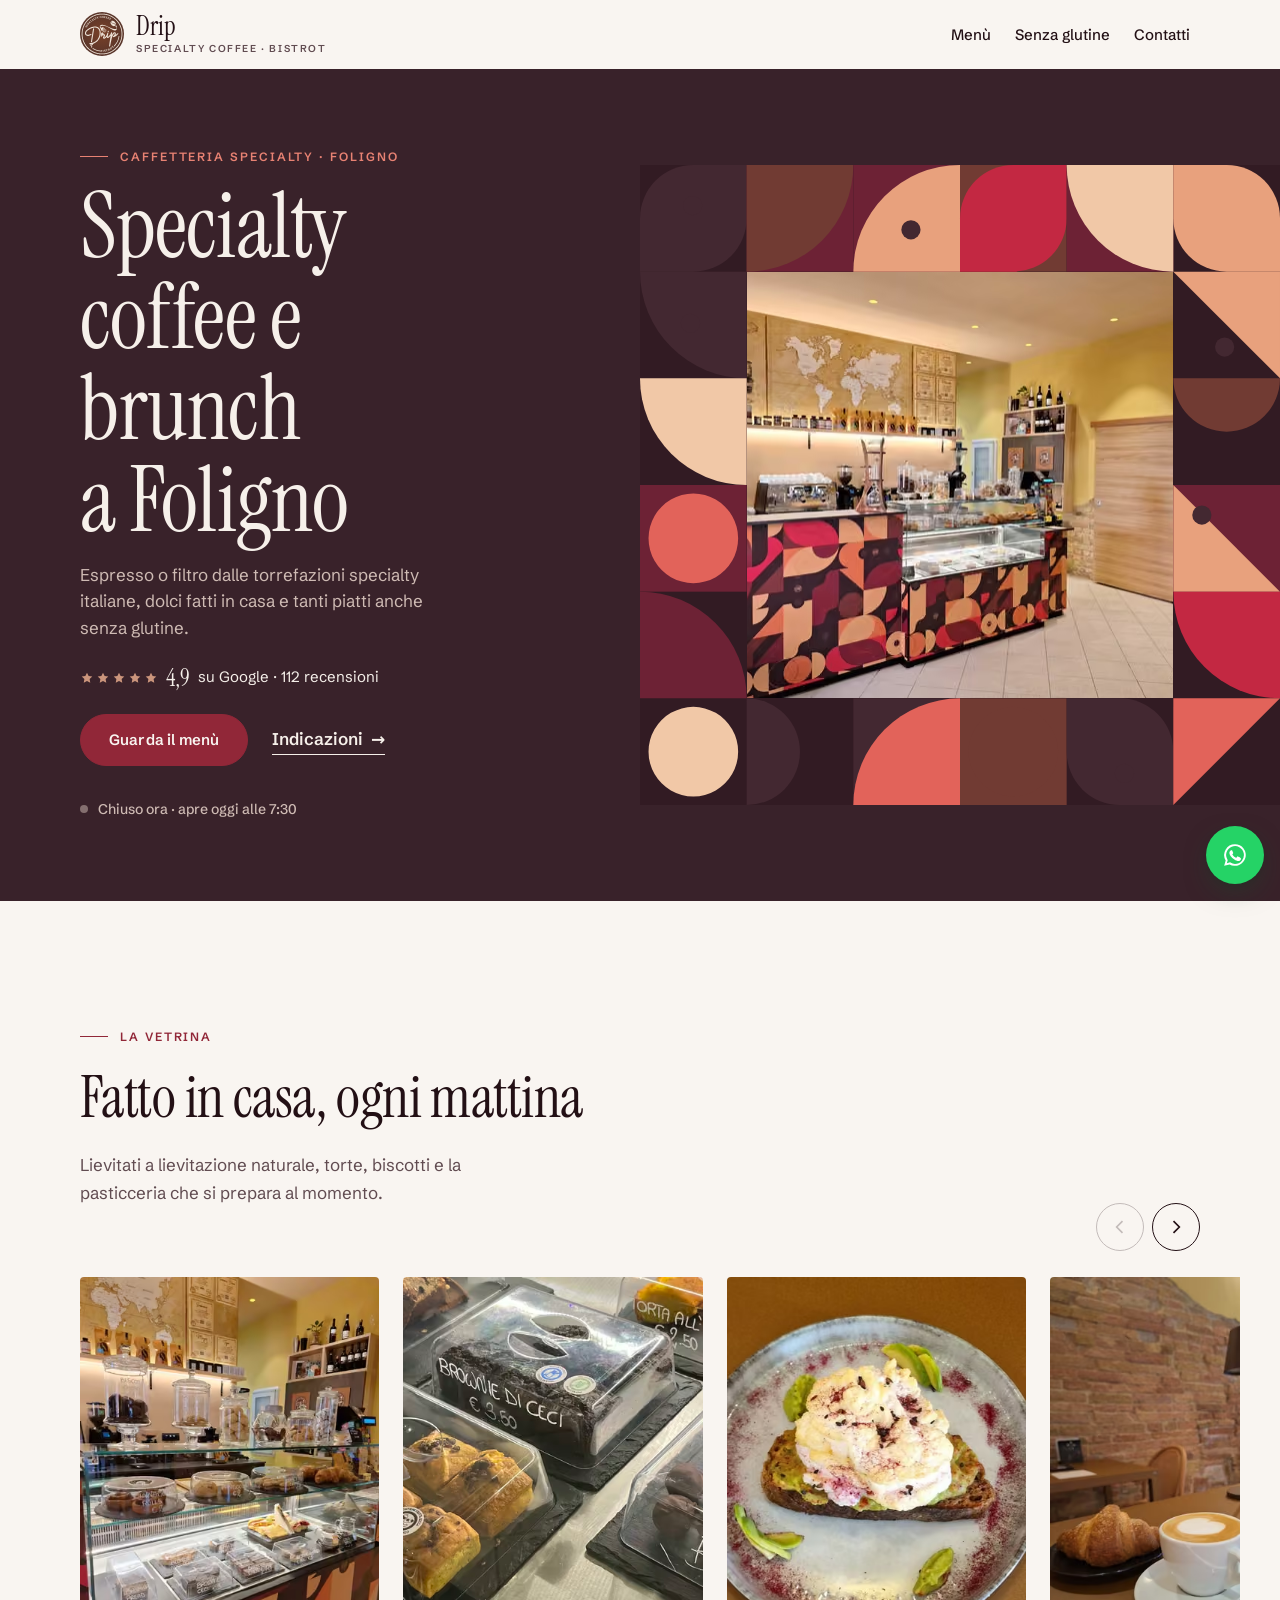
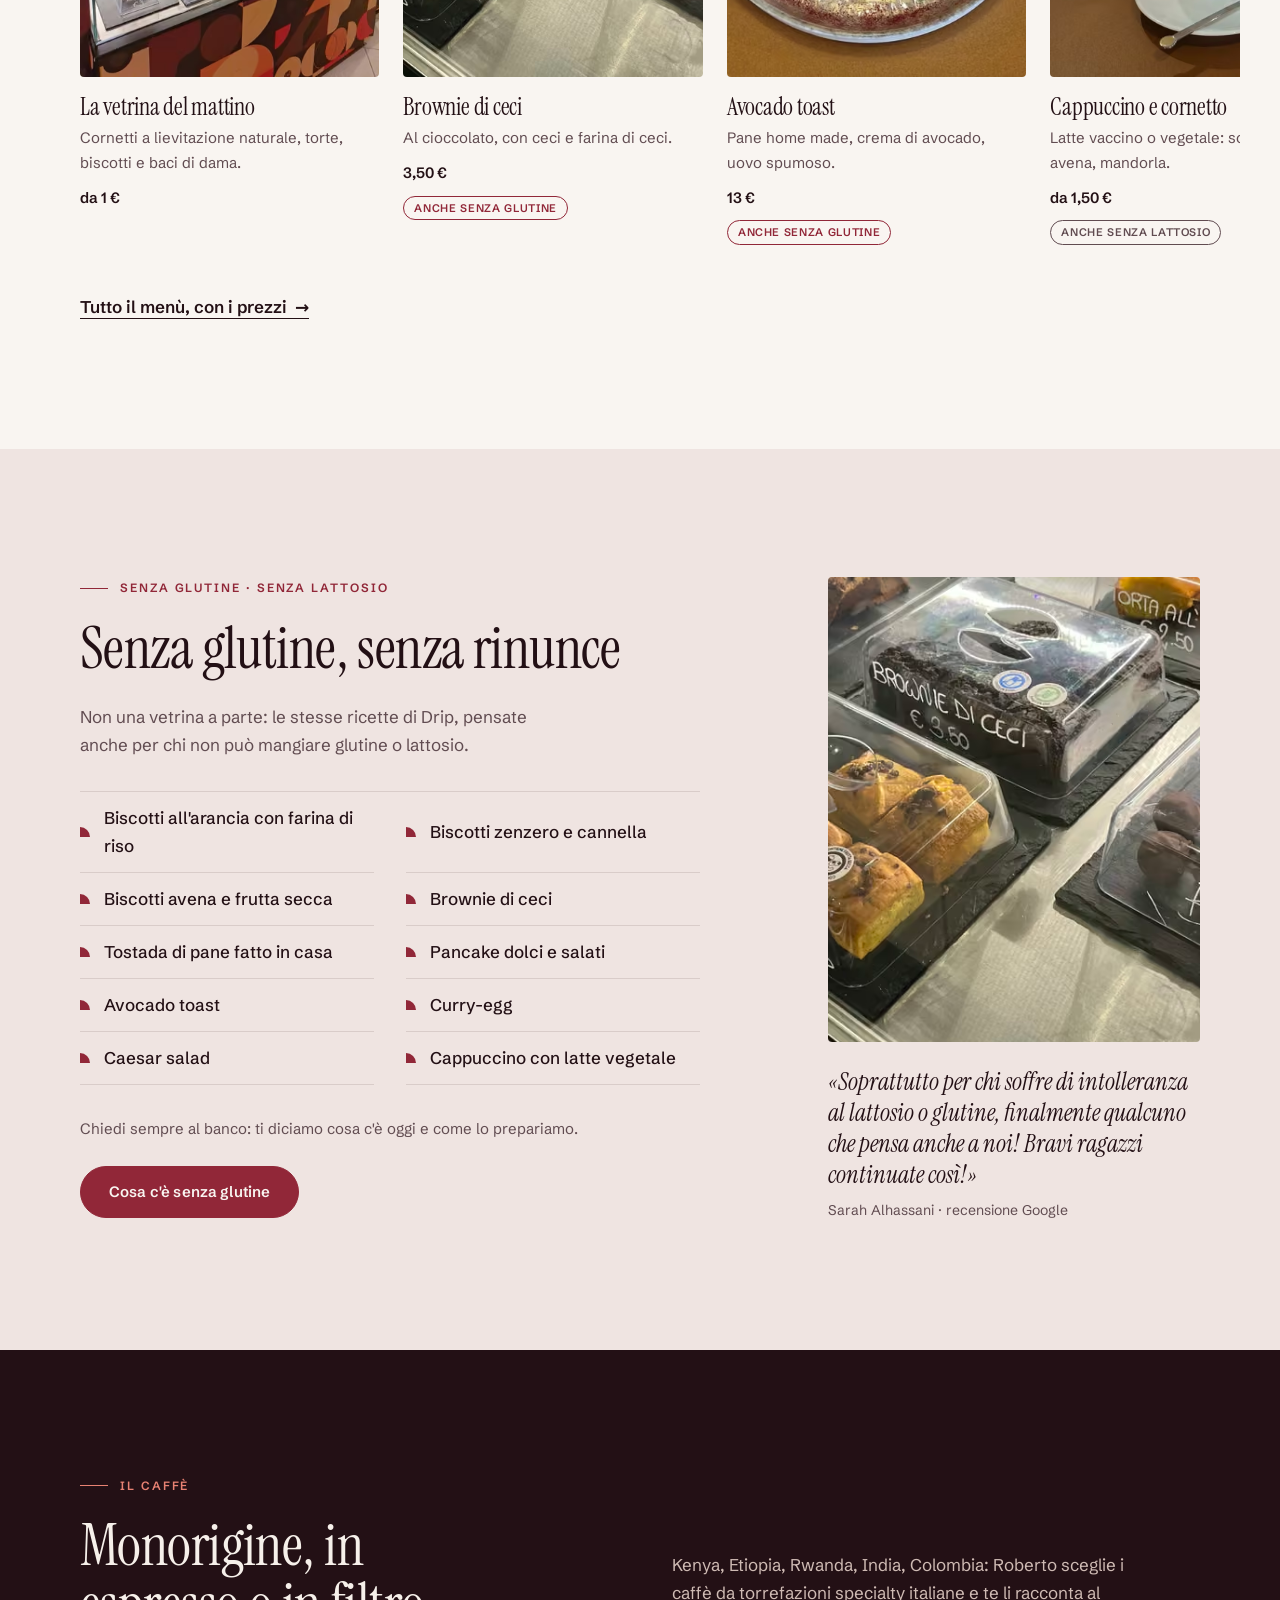
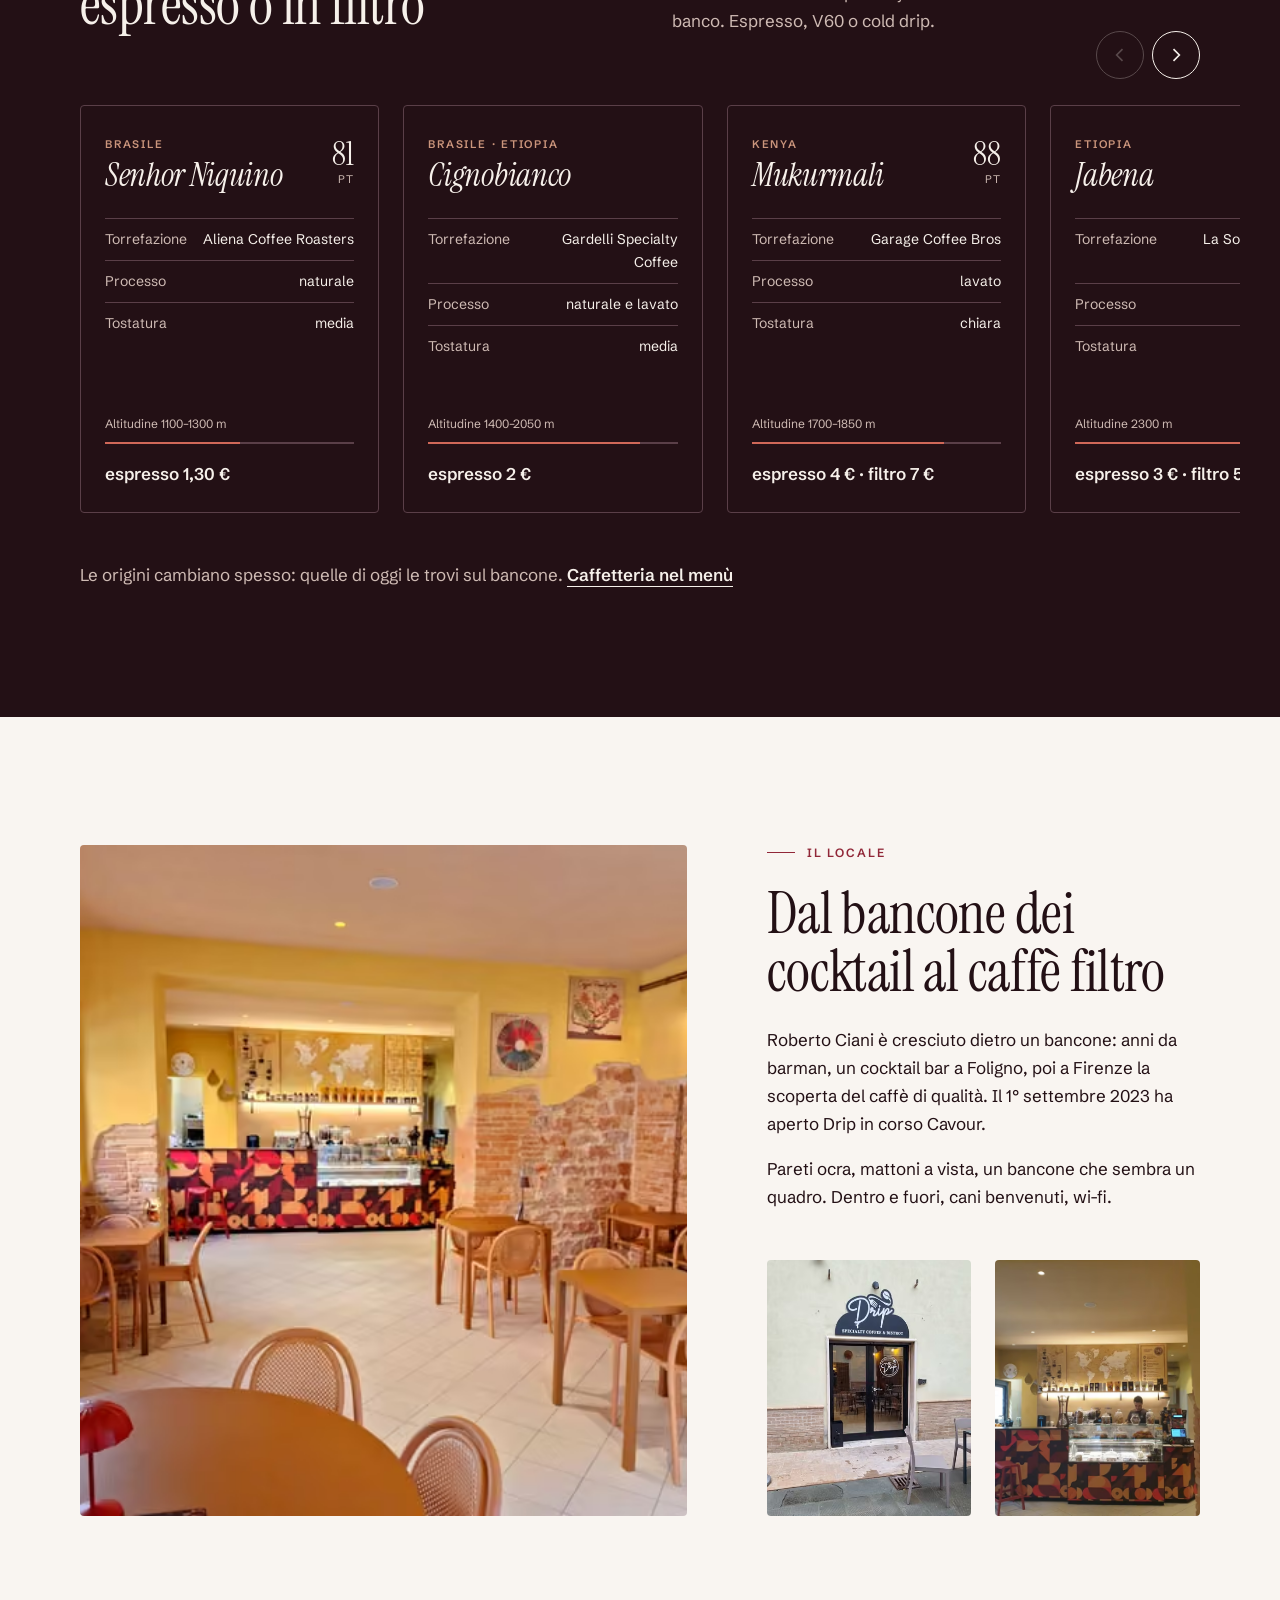
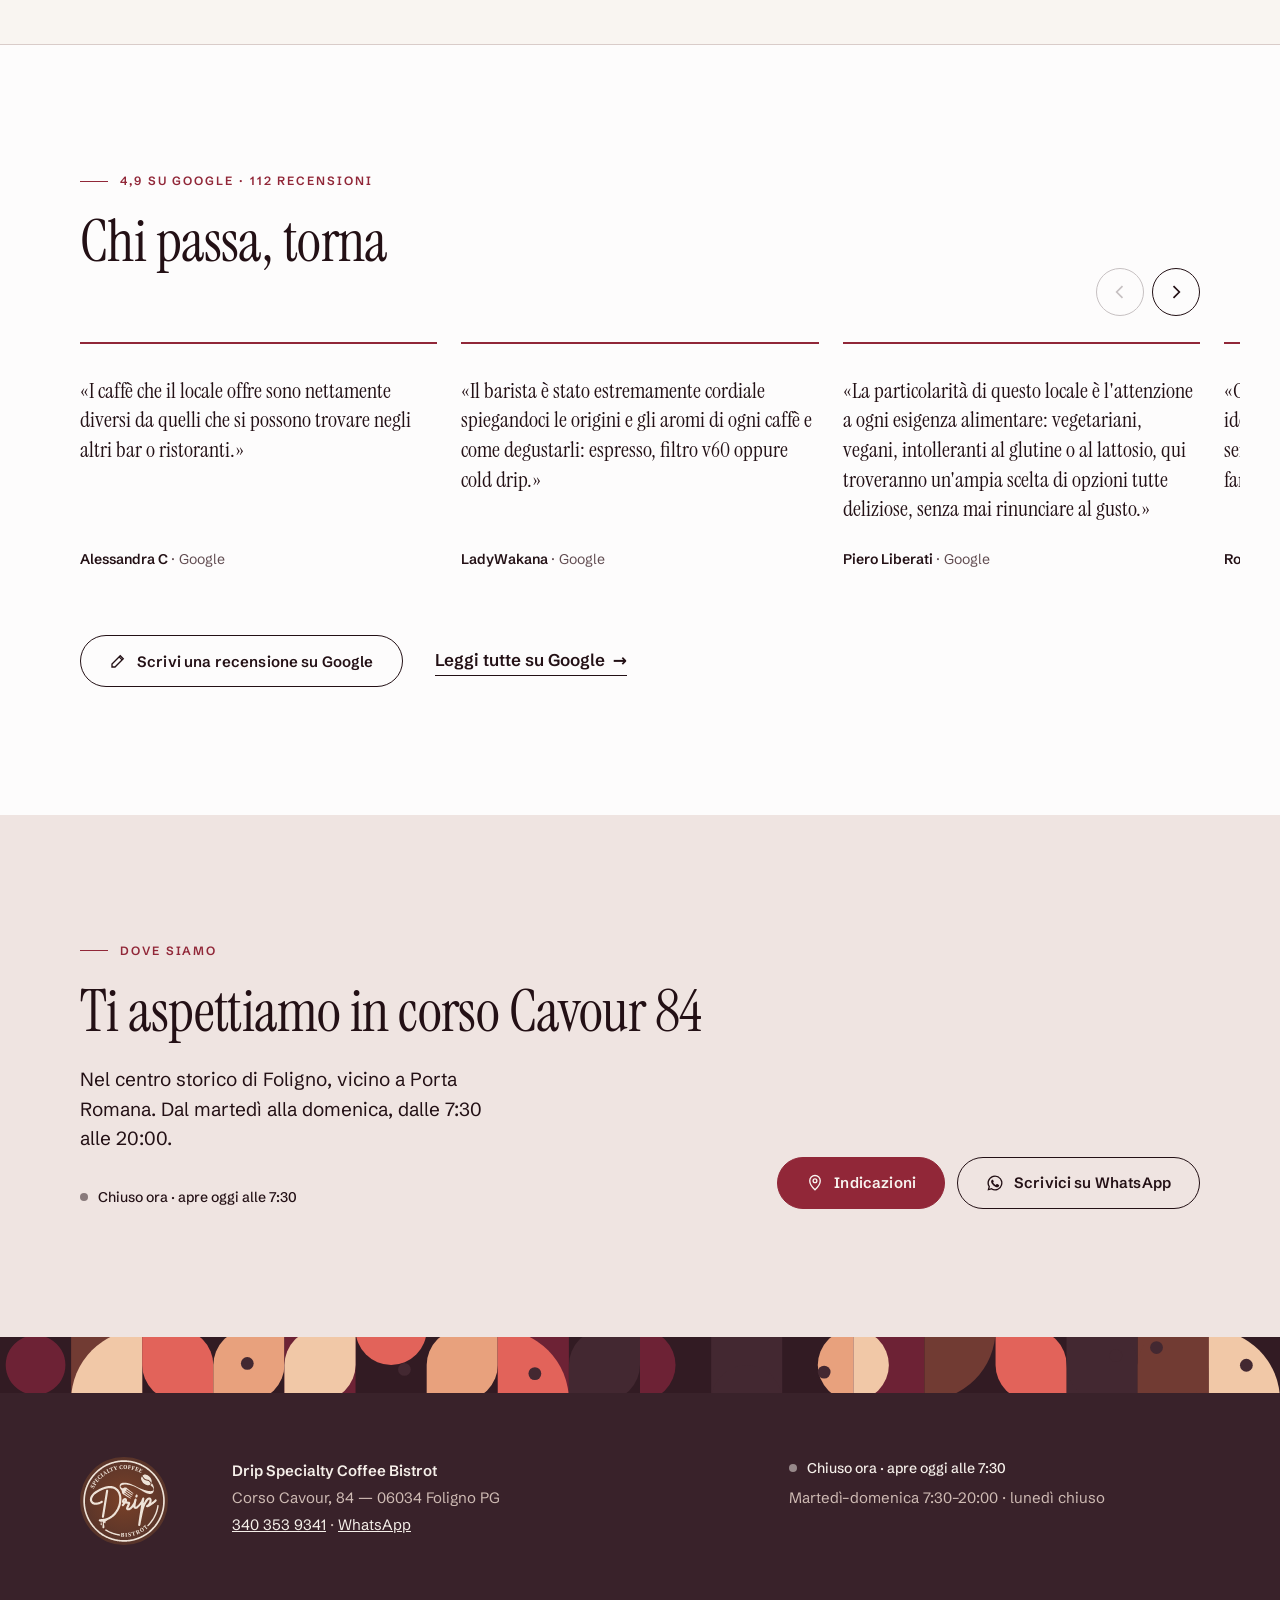
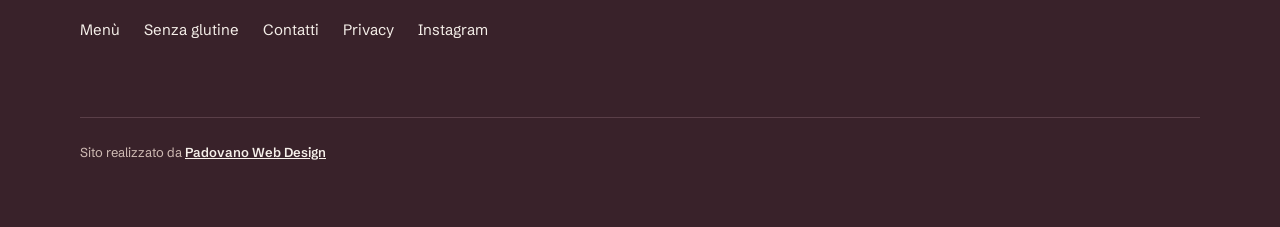
<file: index.html>
<!doctype html>
<html lang="it" class="no-js">
<head>
<meta charset="utf-8">
<script>document.documentElement.className="js"</script>
<meta name="viewport" content="width=device-width, initial-scale=1, viewport-fit=cover">
<title>Drip Specialty Coffee Bistrot | Caffè specialty e brunch a Foligno</title>
<meta name="description" content="Caffè specialty in espresso o filtro, colazioni e brunch fatti in casa, molti piatti anche senza glutine. Corso Cavour 84, Foligno. Chiuso il lunedì.">
<meta name="robots" content="noindex, nofollow">
<link rel="canonical" href="https://chripav09-del.github.io/DripFoligno/">
<meta name="theme-color" content="#3A232B">
<meta property="og:type" content="website">
<meta property="og:locale" content="it_IT">
<meta property="og:site_name" content="Drip Specialty Coffee Bistrot">
<meta property="og:title" content="Drip Specialty Coffee Bistrot | Caffè specialty e brunch a Foligno">
<meta property="og:description" content="Caffè specialty in espresso o filtro, colazioni e brunch fatti in casa, molti piatti anche senza glutine. Corso Cavour 84, Foligno. Chiuso il lunedì.">
<meta property="og:url" content="https://chripav09-del.github.io/DripFoligno/">
<meta property="og:image" content="https://chripav09-del.github.io/DripFoligno/og-image.jpg">
<meta property="og:image:width" content="1200">
<meta property="og:image:height" content="630">
<meta name="twitter:card" content="summary_large_image">
<link rel="icon" href="favicon.ico" sizes="any">
<link rel="icon" href="favicon.svg" type="image/svg+xml">
<link rel="apple-touch-icon" href="apple-touch-icon.png">
<link rel="manifest" href="site.webmanifest">
<link rel="preload" href="fonts/instrument.woff2" as="font" type="font/woff2" crossorigin>
<link rel="preload" href="fonts/schibsted.woff2" as="font" type="font/woff2" crossorigin>
<link rel="stylesheet" href="css/base.css?v=202610020740">
<link rel="stylesheet" href="css/blocks.css?v=202610020740">
<script type="application/ld+json">{"@context": "https://schema.org", "@type": "CafeOrCoffeeShop", "@id": "https://chripav09-del.github.io/DripFoligno/#drip", "name": "Drip Specialty Coffee Bistrot", "alternateName": "Drip Specialty Coffee", "url": "https://chripav09-del.github.io/DripFoligno/", "image": "https://chripav09-del.github.io/DripFoligno/og-image.jpg", "logo": "https://chripav09-del.github.io/DripFoligno/icon-512.png", "description": "Caffetteria specialty e bistrot nel centro di Foligno: caffè monorigine in espresso o filtro, colazioni, brunch e pranzi fatti in casa, dolci e piatti disponibili anche senza glutine.", "telephone": "+39 340 353 9341", "address": {"@type": "PostalAddress", "streetAddress": "Corso Camillo Benso Conte di Cavour, 84", "postalCode": "06034", "addressLocality": "Foligno", "addressRegion": "PG", "addressCountry": "IT"}, "geo": {"@type": "GeoCoordinates", "latitude": 42.95385, "longitude": 12.70556}, "openingHoursSpecification": [{"@type": "OpeningHoursSpecification", "dayOfWeek": ["Tuesday", "Wednesday", "Thursday", "Friday", "Saturday", "Sunday"], "opens": "07:30", "closes": "20:00"}], "servesCuisine": ["Caffè specialty", "Colazioni", "Brunch", "Dolci fatti in casa"], "hasMenu": "https://chripav09-del.github.io/DripFoligno/menu.html", "hasMap": "https://www.google.com/maps/place/Drip+Specialty+Coffee+Bistrot/@42.9538521,12.7055634,17z/data=!4m6!3m5!1s0x132e851456a54751:0x4e2ced34477c55ed!8m2!3d42.9538521!4d12.7055634", "sameAs": ["https://www.instagram.com/drip.specialtycoffee/", "https://www.facebook.com/people/Drip-Specialty-Coffee/100095455901990/"], "areaServed": "Foligno", "foundingDate": "2023-09-01"}</script>
<script type="module" src="js/main.js?v=202610020740"></script>
</head>
<body>
<a class="skip" href="#contenuto">Vai al contenuto</a>
<header class="top">
  <div class="wrap top__in">
    <a class="marchio" href="./" aria-label="Drip Specialty Coffee Bistrot, home"><img src="img/drip-badge.svg" width="44" height="44" alt=""><span>Drip<small>specialty coffee · bistrot</small></span></a>
    <nav class="nav" aria-label="Principale"><a href="menu.html">Menù</a><a href="senza-glutine.html">Senza glutine</a><a href="contatti.html">Contatti</a></nav>
  </div>
</header>
<main id="contenuto">

<section class="hero" aria-labelledby="h1">
  <div class="wrap hero__in">
    <div class="hero__testo">
      <p class="kicker">Caffetteria specialty · Foligno</p>
      <h1 id="h1">Specialty coffee e brunch a Foligno</h1>
      <p class="lead">Espresso o filtro dalle torrefazioni specialty italiane, dolci fatti in casa e tanti piatti anche senza glutine.</p>
      <p class="voto"><span class="voto__stelle"><svg viewBox="0 0 24 24" aria-hidden="true" fill="currentColor"><path d="m12 2.8 2.8 5.8 6.3.9-4.6 4.4 1.1 6.3L12 17.2l-5.6 3 1.1-6.3L2.9 9.5l6.3-.9Z"/></svg><svg viewBox="0 0 24 24" aria-hidden="true" fill="currentColor"><path d="m12 2.8 2.8 5.8 6.3.9-4.6 4.4 1.1 6.3L12 17.2l-5.6 3 1.1-6.3L2.9 9.5l6.3-.9Z"/></svg><svg viewBox="0 0 24 24" aria-hidden="true" fill="currentColor"><path d="m12 2.8 2.8 5.8 6.3.9-4.6 4.4 1.1 6.3L12 17.2l-5.6 3 1.1-6.3L2.9 9.5l6.3-.9Z"/></svg><svg viewBox="0 0 24 24" aria-hidden="true" fill="currentColor"><path d="m12 2.8 2.8 5.8 6.3.9-4.6 4.4 1.1 6.3L12 17.2l-5.6 3 1.1-6.3L2.9 9.5l6.3-.9Z"/></svg><svg viewBox="0 0 24 24" aria-hidden="true" fill="currentColor"><path d="m12 2.8 2.8 5.8 6.3.9-4.6 4.4 1.1 6.3L12 17.2l-5.6 3 1.1-6.3L2.9 9.5l6.3-.9Z"/></svg></span><b>4,9</b> su Google · 112 recensioni</p>
      <div class="hero__azioni"><a class="btn" href="menu.html">Guarda il menù</a><a class="link freccia" href="https://www.google.com/maps/dir/?api=1&destination=Drip+Specialty+Coffee+Bistrot+Corso+Cavour+84+Foligno" target="_blank" rel="noopener">Indicazioni</a></div>
      <p class="stato stato--hero" data-stato><span class="stato__punto" aria-hidden="true"></span>Martedì–domenica 7:30–20:00 · lunedì chiuso</p>
    </div>
    <div class="mosaico mosaico--hero" data-mosaico data-m="7,4,1,0,5,3" data-d="6,6,1,1,4,4" data-seme="3"><picture class="mosaico__foto"><source type="image/avif" srcset="img/bancone-largo-640.avif 640w, img/bancone-largo-1000.avif 1000w, img/bancone-largo-1400.avif 1400w" sizes="(min-width: 900px) 440px, 66vw"><source type="image/webp" srcset="img/bancone-largo-640.webp 640w, img/bancone-largo-1000.webp 1000w, img/bancone-largo-1400.webp 1400w" sizes="(min-width: 900px) 440px, 66vw"><img src="img/bancone-largo-1000.jpg" width="1000" height="667" alt="Il bancone di Drip: il fronte a tessere geometriche, la vetrina dei dolci e la mappa del mondo dei caffè" fetchpriority="high" decoding="async"></picture></div>
  </div>
</section>

<section class="sez sez--vetrina" aria-labelledby="h-vetrina">
  <div class="wrap">
    <div class="testa"><p class="kicker">La vetrina</p><h2 id="h-vetrina">Fatto in casa, ogni mattina</h2>
    <p class="promessa">Lievitati a lievitazione naturale, torte, biscotti e la pasticceria che si prepara al momento.</p></div>
    <div class="caro " data-caro>
  <div class="caro__nav"><button type="button" class="caro__b" data-prev aria-label="Indietro"><svg viewBox="0 0 24 24" aria-hidden="true" fill="none" stroke="currentColor" stroke-width="2"><path d="m15 5-7 7 7 7"/></svg></button><button type="button" class="caro__b" data-next aria-label="Avanti"><svg viewBox="0 0 24 24" aria-hidden="true" fill="none" stroke="currentColor" stroke-width="2"><path d="m9 5 7 7-7 7"/></svg></button></div>
  <ul class="caro__pista" id="pista-vetrina" aria-label="Piatti e dolci di Drip" tabindex="0"><li class="piatto"><picture class="piatto__foto"><source type="image/avif" srcset="img/vetrina-dolci-400.avif 400w, img/vetrina-dolci-640.avif 640w, img/vetrina-dolci-900.avif 900w" sizes="(min-width: 900px) 300px, 72vw"><source type="image/webp" srcset="img/vetrina-dolci-400.webp 400w, img/vetrina-dolci-640.webp 640w, img/vetrina-dolci-900.webp 900w" sizes="(min-width: 900px) 300px, 72vw"><img src="img/vetrina-dolci-640.jpg" width="640" height="853" alt="La vetrina del mattino con torte, biscotti e cornetti sotto le campane di vetro" loading="lazy" decoding="async"></picture>
  <div class="piatto__testo"><h3>La vetrina del mattino</h3><p>Cornetti a lievitazione naturale, torte, biscotti e baci di dama.</p><p class="piatto__prezzo">da 1 €</p></div></li><li class="piatto"><picture class="piatto__foto"><source type="image/avif" srcset="img/brownie-ceci-400.avif 400w, img/brownie-ceci-640.avif 640w, img/brownie-ceci-900.avif 900w" sizes="(min-width: 900px) 300px, 72vw"><source type="image/webp" srcset="img/brownie-ceci-400.webp 400w, img/brownie-ceci-640.webp 640w, img/brownie-ceci-900.webp 900w" sizes="(min-width: 900px) 300px, 72vw"><img src="img/brownie-ceci-640.jpg" width="640" height="853" alt="Brownie di ceci sotto la campana di vetro con il cartellino del prezzo" loading="lazy" decoding="async"></picture>
  <div class="piatto__testo"><h3>Brownie di ceci</h3><p>Al cioccolato, con ceci e farina di ceci.</p><p class="piatto__prezzo">3,50 €</p><span class="tag tag--g">anche senza glutine</span></div></li><li class="piatto"><picture class="piatto__foto"><source type="image/avif" srcset="img/avocado-toast-400.avif 400w, img/avocado-toast-640.avif 640w, img/avocado-toast-647.avif 647w" sizes="(min-width: 900px) 300px, 72vw"><source type="image/webp" srcset="img/avocado-toast-400.webp 400w, img/avocado-toast-640.webp 640w, img/avocado-toast-647.webp 647w" sizes="(min-width: 900px) 300px, 72vw"><img src="img/avocado-toast-640.jpg" width="640" height="853" alt="Avocado toast con uovo spumoso su pane fatto in casa" loading="lazy" decoding="async"></picture>
  <div class="piatto__testo"><h3>Avocado toast</h3><p>Pane home made, crema di avocado, uovo spumoso.</p><p class="piatto__prezzo">13 €</p><span class="tag tag--g">anche senza glutine</span></div></li><li class="piatto"><picture class="piatto__foto"><source type="image/avif" srcset="img/cappuccino-cornetto-400.avif 400w, img/cappuccino-cornetto-640.avif 640w, img/cappuccino-cornetto-900.avif 900w" sizes="(min-width: 900px) 300px, 72vw"><source type="image/webp" srcset="img/cappuccino-cornetto-400.webp 400w, img/cappuccino-cornetto-640.webp 640w, img/cappuccino-cornetto-900.webp 900w" sizes="(min-width: 900px) 300px, 72vw"><img src="img/cappuccino-cornetto-640.jpg" width="640" height="853" alt="Cappuccino con latte art e cornetto sul tavolo, davanti al muro di mattoni" loading="lazy" decoding="async"></picture>
  <div class="piatto__testo"><h3>Cappuccino e cornetto</h3><p>Latte vaccino o vegetale: soia, cocco, avena, mandorla.</p><p class="piatto__prezzo">da 1,50 €</p><span class="tag tag--l">anche senza lattosio</span></div></li><li class="piatto"><picture class="piatto__foto"><source type="image/avif" srcset="img/pancake-melograno-400.avif 400w, img/pancake-melograno-640.avif 640w, img/pancake-melograno-900.avif 900w" sizes="(min-width: 900px) 300px, 72vw"><source type="image/webp" srcset="img/pancake-melograno-400.webp 400w, img/pancake-melograno-640.webp 640w, img/pancake-melograno-900.webp 900w" sizes="(min-width: 900px) 300px, 72vw"><img src="img/pancake-melograno-640.jpg" width="640" height="853" alt="Pila di pancake con chicchi di melograno sotto la lampada bordeaux" loading="lazy" decoding="async"></picture>
  <div class="piatto__testo"><h3>Pancake</h3><p>Dolci o salati, quasi tutti anche senza glutine.</p><p class="piatto__prezzo">da 9 €</p><span class="tag tag--g">anche senza glutine</span></div></li><li class="piatto"><picture class="piatto__foto"><source type="image/avif" srcset="img/french-toast-frutti-400.avif 400w, img/french-toast-frutti-640.avif 640w, img/french-toast-frutti-900.avif 900w" sizes="(min-width: 900px) 300px, 72vw"><source type="image/webp" srcset="img/french-toast-frutti-400.webp 400w, img/french-toast-frutti-640.webp 640w, img/french-toast-frutti-900.webp 900w" sizes="(min-width: 900px) 300px, 72vw"><img src="img/french-toast-frutti-640.jpg" width="640" height="853" alt="French toast con crema di cioccolato e frutti di bosco su un piatto decorato" loading="lazy" decoding="async"></picture>
  <div class="piatto__testo"><h3>French toast</h3><p>Pan brioche cotto al burro, cioccolato, acero, frutti di bosco.</p><p class="piatto__prezzo">10 €</p></div></li><li class="piatto"><picture class="piatto__foto"><source type="image/avif" srcset="img/cornetto-400.avif 400w, img/cornetto-640.avif 640w, img/cornetto-900.avif 900w" sizes="(min-width: 900px) 300px, 72vw"><source type="image/webp" srcset="img/cornetto-400.webp 400w, img/cornetto-640.webp 640w, img/cornetto-900.webp 900w" sizes="(min-width: 900px) 300px, 72vw"><img src="img/cornetto-640.jpg" width="640" height="853" alt="Cornetto farcito spolverato di zucchero a velo" loading="lazy" decoding="async"></picture>
  <div class="piatto__testo"><h3>Il cornetto farcito</h3><p>Tagliato a metà e farcito al momento.</p><p class="piatto__prezzo">da 2 €</p></div></li></ul>
</div>
    <p class="chiudi"><a class="link freccia" href="menu.html">Tutto il menù, con i prezzi</a></p>
  </div>
</section>

<section class="sez sez--sg" aria-labelledby="h-sg">
  <div class="wrap sg">
    <div class="sg__testo">
      <p class="kicker">Senza glutine · senza lattosio</p>
      <h2 id="h-sg">Senza glutine, senza rinunce</h2>
      <p class="promessa">Non una vetrina a parte: le stesse ricette di Drip, pensate anche per chi non può mangiare glutine o lattosio.</p>
      <ul class="lista-sg"><li>Biscotti all'arancia con farina di riso</li><li>Biscotti zenzero e cannella</li><li>Biscotti avena e frutta secca</li><li>Brownie di ceci</li><li>Tostada di pane fatto in casa</li><li>Pancake dolci e salati</li><li>Avocado toast</li><li>Curry-egg</li><li>Caesar salad</li><li>Cappuccino con latte vegetale</li></ul>
      <p class="sg__nota">Chiedi sempre al banco: ti diciamo cosa c'è oggi e come lo prepariamo.</p>
      <a class="btn" href="senza-glutine.html">Cosa c'è senza glutine</a>
    </div>
    <figure class="sg__voce">
      <picture class="sg__foto"><source type="image/avif" srcset="img/brownie-ceci-400.avif 400w, img/brownie-ceci-640.avif 640w, img/brownie-ceci-900.avif 900w" sizes="(min-width: 900px) 360px, 80vw"><source type="image/webp" srcset="img/brownie-ceci-400.webp 400w, img/brownie-ceci-640.webp 640w, img/brownie-ceci-900.webp 900w" sizes="(min-width: 900px) 360px, 80vw"><img src="img/brownie-ceci-640.jpg" width="640" height="853" alt="Brownie di ceci al cioccolato nella vetrina di Drip" loading="lazy" decoding="async"></picture>
      <blockquote><p>«Soprattutto per chi soffre di intolleranza al lattosio o glutine, finalmente qualcuno che pensa anche a noi! Bravi ragazzi continuate così!»</p></blockquote>
      <figcaption>Sarah Alhassani · recensione Google</figcaption>
    </figure>
  </div>
</section>

<section class="sez sez--caffe" aria-labelledby="h-caffe">
  <div class="wrap">
    <div class="testa testa--due">
      <div><p class="kicker">Il caffè</p><h2 id="h-caffe">Monorigine, in espresso o in filtro</h2></div>
      <p class="promessa">Kenya, Etiopia, Rwanda, India, Colombia: Roberto sceglie i caffè da torrefazioni specialty italiane e te li racconta al banco. Espresso, V60 o cold drip.</p>
    </div>
    <div class="caro caro--caffe" data-caro>
  <div class="caro__nav"><button type="button" class="caro__b" data-prev aria-label="Indietro"><svg viewBox="0 0 24 24" aria-hidden="true" fill="none" stroke="currentColor" stroke-width="2"><path d="m15 5-7 7 7 7"/></svg></button><button type="button" class="caro__b" data-next aria-label="Avanti"><svg viewBox="0 0 24 24" aria-hidden="true" fill="none" stroke="currentColor" stroke-width="2"><path d="m9 5 7 7-7 7"/></svg></button></div>
  <ul class="caro__pista" id="pista-caffe" aria-label="Le origini in carta" tabindex="0"><li class="caffe"><article>
  <div class="caffe__testa"><div><p class="caffe__orig">Brasile</p><h3><em>Senhor Niquino</em></h3></div><span class="caffe__punti"><b>81</b> pt</span></div>
  <dl><div><dt>Torrefazione</dt><dd>Aliena Coffee Roasters</dd></div><div><dt>Processo</dt><dd>naturale</dd></div><div><dt>Tostatura</dt><dd>media</dd></div></dl>
  <div class="caffe__alt">Altitudine 1100–1300 m<i style="--h:54%"></i></div>
  <p class="caffe__prezzi">espresso 1,30 €</p></article></li><li class="caffe"><article>
  <div class="caffe__testa"><div><p class="caffe__orig">Brasile · Etiopia</p><h3><em>Cignobianco</em></h3></div></div>
  <dl><div><dt>Torrefazione</dt><dd>Gardelli Specialty Coffee</dd></div><div><dt>Processo</dt><dd>naturale e lavato</dd></div><div><dt>Tostatura</dt><dd>media</dd></div></dl>
  <div class="caffe__alt">Altitudine 1400–2050 m<i style="--h:85%"></i></div>
  <p class="caffe__prezzi">espresso 2 €</p></article></li><li class="caffe"><article>
  <div class="caffe__testa"><div><p class="caffe__orig">Kenya</p><h3><em>Mukurmali</em></h3></div><span class="caffe__punti"><b>88</b> pt</span></div>
  <dl><div><dt>Torrefazione</dt><dd>Garage Coffee Bros</dd></div><div><dt>Processo</dt><dd>lavato</dd></div><div><dt>Tostatura</dt><dd>chiara</dd></div></dl>
  <div class="caffe__alt">Altitudine 1700–1850 m<i style="--h:77%"></i></div>
  <p class="caffe__prezzi">espresso 4 € · filtro 7 €</p></article></li><li class="caffe"><article>
  <div class="caffe__testa"><div><p class="caffe__orig">Etiopia</p><h3><em>Jabena</em></h3></div><span class="caffe__punti"><b>88</b> pt</span></div>
  <dl><div><dt>Torrefazione</dt><dd>La Sosta Specialty Coffee</dd></div><div><dt>Processo</dt><dd>naturale</dd></div><div><dt>Tostatura</dt><dd>chiara</dd></div></dl>
  <div class="caffe__alt">Altitudine 2300 m<i style="--h:96%"></i></div>
  <p class="caffe__prezzi">espresso 3 € · filtro 5 €</p></article></li><li class="caffe"><article>
  <div class="caffe__testa"><div><p class="caffe__orig">Rwanda</p><h3><em>Kirambo</em></h3></div><span class="caffe__punti"><b>86,25</b> pt</span></div>
  <dl><div><dt>Torrefazione</dt><dd>Garage Coffee Bros</dd></div><div><dt>Processo</dt><dd>lavato</dd></div><div><dt>Tostatura</dt><dd>chiara</dd></div></dl>
  <div class="caffe__alt">Altitudine 1545 m<i style="--h:64%"></i></div>
  <p class="caffe__prezzi">espresso 3 € · filtro 5 €</p></article></li><li class="caffe"><article>
  <div class="caffe__testa"><div><p class="caffe__orig">India</p><h3><em>Ratnagiri Estate Lab</em></h3></div></div>
  <dl><div><dt>Torrefazione</dt><dd>Gardelli Specialty Coffee</dd></div><div><dt>Processo</dt><dd>macerazione carbonica</dd></div><div><dt>Tostatura</dt><dd>chiara</dd></div></dl>
  <div class="caffe__alt">Altitudine 1350 m<i style="--h:56%"></i></div>
  <p class="caffe__prezzi">espresso 4 € · filtro 7 €</p></article></li><li class="caffe"><article>
  <div class="caffe__testa"><div><p class="caffe__orig">Colombia</p><h3><em>Rose</em></h3></div><span class="caffe__punti"><b>85</b> pt</span></div>
  <dl><div><dt>Torrefazione</dt><dd>Garage Coffee Bros</dd></div><div><dt>Processo</dt><dd>naturale</dd></div><div><dt>Tostatura</dt><dd>chiara</dd></div></dl>
  <div class="caffe__alt">Altitudine 1400–1750 m<i style="--h:73%"></i></div>
  <p class="caffe__prezzi">espresso 3 € · filtro 5 €</p></article></li><li class="caffe"><article>
  <div class="caffe__testa"><div><p class="caffe__orig">Ecuador</p><h3><em>Atlas</em></h3></div></div>
  <dl><div><dt>Torrefazione</dt><dd>Aliena Coffee Roasters</dd></div><div><dt>Processo</dt><dd>naturale</dd></div><div><dt>Tostatura</dt><dd>chiara</dd></div></dl>
  <div class="caffe__alt">Altitudine 1650 m<i style="--h:69%"></i></div>
  <p class="caffe__prezzi">espresso 4 € · filtro 7 €</p></article></li><li class="caffe"><article>
  <div class="caffe__testa"><div><p class="caffe__orig">Perù</p><h3><em>Efrain</em></h3></div></div>
  <dl><div><dt>Torrefazione</dt><dd>Gardelli Specialty Coffee</dd></div><div><dt>Processo</dt><dd>lavato</dd></div><div><dt>Tostatura</dt><dd>chiara</dd></div></dl>
  <div class="caffe__alt">Altitudine 1850–2000 m<i style="--h:83%"></i></div>
  <p class="caffe__prezzi">espresso 3 € · filtro 5 €</p></article></li><li class="caffe"><article>
  <div class="caffe__testa"><div><p class="caffe__orig">Guatemala</p><h3><em>La Morena</em></h3></div></div>
  <dl><div><dt>Torrefazione</dt><dd>Gardelli Specialty Coffee</dd></div><div><dt>Processo</dt><dd>lavato</dd></div><div><dt>Tostatura</dt><dd>chiara</dd></div></dl>
  <div class="caffe__alt">Altitudine 1200–1600 m<i style="--h:67%"></i></div>
  <p class="caffe__prezzi">espresso 3 € · filtro 5 €</p></article></li><li class="caffe"><article>
  <div class="caffe__testa"><div><p class="caffe__orig">Costa Rica</p><h3><em>San Cristobal</em></h3></div></div>
  <dl><div><dt>Torrefazione</dt><dd>Gardelli Specialty Coffee</dd></div><div><dt>Processo</dt><dd>naturale</dd></div><div><dt>Tostatura</dt><dd>chiara</dd></div></dl>
  <div class="caffe__alt">Altitudine 1625 m<i style="--h:68%"></i></div>
  <p class="caffe__prezzi">espresso 3 € · filtro 5 €</p></article></li><li class="caffe"><article>
  <div class="caffe__testa"><div><p class="caffe__orig">Costa Rica</p><h3><em>Costarica</em></h3></div></div>
  <dl><div><dt>Torrefazione</dt><dd>Tazze Pazze</dd></div><div><dt>Processo</dt><dd>naturale</dd></div><div><dt>Tostatura</dt><dd>chiara</dd></div></dl>
  <div class="caffe__alt">Altitudine 1300 m<i style="--h:54%"></i></div>
  <p class="caffe__prezzi">espresso 3 € · filtro 5 €</p></article></li><li class="caffe"><article>
  <div class="caffe__testa"><div><p class="caffe__orig">Colombia</p><h3><em>Tejo decaffeinato</em></h3></div><span class="caffe__punti"><b>84</b> pt</span></div>
  <dl><div><dt>Torrefazione</dt><dd>La Sosta Specialty Coffee</dd></div><div><dt>Processo</dt><dd>decaffeinato con acetato di etile</dd></div><div><dt>Tostatura</dt><dd>media</dd></div></dl>
  <div class="caffe__alt">Altitudine 1500 m<i style="--h:62%"></i></div>
  <p class="caffe__prezzi">espresso 1,50 € · filtro 4,50 €</p></article></li></ul>
</div>
    <p class="chiudi tenue">Le origini cambiano spesso: quelle di oggi le trovi sul bancone. <a class="link" href="menu.html#caffetteria">Caffetteria nel menù</a></p>
  </div>
</section>

<section class="sez sez--locale" aria-labelledby="h-locale">
  <div class="wrap locale">
    <picture class="locale__sala"><source type="image/avif" srcset="img/sala-640.avif 640w, img/sala-1000.avif 1000w, img/sala-1400.avif 1400w" sizes="(min-width: 900px) 640px, 100vw"><source type="image/webp" srcset="img/sala-640.webp 640w, img/sala-1000.webp 1000w, img/sala-1400.webp 1400w" sizes="(min-width: 900px) 640px, 100vw"><img src="img/sala-1000.jpg" width="1000" height="750" alt="La sala di Drip: pareti ocra, mattoni a vista, tavolini e sedie in legno, il bancone sul fondo" loading="lazy" decoding="async"></picture>
    <div class="locale__testo">
      <p class="kicker">Il locale</p>
      <h2 id="h-locale">Dal bancone dei cocktail al caffè filtro</h2>
      <p>Roberto Ciani è cresciuto dietro un bancone: anni da barman, un cocktail bar a Foligno, poi a Firenze la scoperta del caffè di qualità. Il 1° settembre 2023 ha aperto Drip in corso Cavour.</p>
      <p>Pareti ocra, mattoni a vista, un bancone che sembra un quadro. Dentro e fuori, cani benvenuti, wi-fi.</p>
    </div>
    <div class="locale__piccole">
      <picture class=""><source type="image/avif" srcset="img/ingresso-400.avif 400w, img/ingresso-640.avif 640w, img/ingresso-900.avif 900w" sizes="(min-width: 900px) 260px, 45vw"><source type="image/webp" srcset="img/ingresso-400.webp 400w, img/ingresso-640.webp 640w, img/ingresso-900.webp 900w" sizes="(min-width: 900px) 260px, 45vw"><img src="img/ingresso-640.jpg" width="640" height="853" alt="L&#x27;ingresso di Drip in corso Cavour con l&#x27;insegna nera a mezzaluna" loading="lazy" decoding="async"></picture>
      <picture class=""><source type="image/avif" srcset="img/barista-mappa-480.avif 480w, img/barista-mappa-720.avif 720w, img/barista-mappa-960.avif 960w" sizes="(min-width: 900px) 260px, 45vw"><source type="image/webp" srcset="img/barista-mappa-480.webp 480w, img/barista-mappa-720.webp 720w, img/barista-mappa-960.webp 960w" sizes="(min-width: 900px) 260px, 45vw"><img src="img/barista-mappa-720.jpg" width="720" height="900" alt="Il bancone frontale con la mappa del mondo in legno e gli scaffali dei caffè" loading="lazy" decoding="async"></picture>
    </div>
  </div>
</section>

<section class="sez sez--rec" aria-labelledby="h-rec">
  <div class="wrap">
    <div class="testa"><p class="kicker">4,9 su Google · 112 recensioni</p><h2 id="h-rec">Chi passa, torna</h2></div>
    <div class="caro caro--rec" data-caro>
  <div class="caro__nav"><button type="button" class="caro__b" data-prev aria-label="Indietro"><svg viewBox="0 0 24 24" aria-hidden="true" fill="none" stroke="currentColor" stroke-width="2"><path d="m15 5-7 7 7 7"/></svg></button><button type="button" class="caro__b" data-next aria-label="Avanti"><svg viewBox="0 0 24 24" aria-hidden="true" fill="none" stroke="currentColor" stroke-width="2"><path d="m9 5 7 7-7 7"/></svg></button></div>
  <ul class="caro__pista" id="pista-rec" aria-label="Recensioni Google" tabindex="0"><li class="rec"><figure><blockquote><p>«I caffè che il locale offre sono nettamente diversi da quelli che si possono trovare negli altri bar o ristoranti.»</p></blockquote><figcaption>Alessandra C <span>· Google</span></figcaption></figure></li><li class="rec"><figure><blockquote><p>«Il barista è stato estremamente cordiale spiegandoci le origini e gli aromi di ogni caffè e come degustarli: espresso, filtro v60 oppure cold drip.»</p></blockquote><figcaption>LadyWakana <span>· Google</span></figcaption></figure></li><li class="rec"><figure><blockquote><p>«La particolarità di questo locale è l&#x27;attenzione a ogni esigenza alimentare: vegetariani, vegani, intolleranti al glutine o al lattosio, qui troveranno un&#x27;ampia scelta di opzioni tutte deliziose, senza mai rinunciare al gusto.»</p></blockquote><figcaption>Piero Liberati <span>· Google</span></figcaption></figure></li><li class="rec"><figure><blockquote><p>«Caffè e bistrot con prodotti di eccellenza, ideale per colazioni, brunch, pranzi e merende, servizio cordiale e simpatico, ambiente familiare e rilassato.»</p></blockquote><figcaption>Roberto Rossi <span>· Google</span></figcaption></figure></li><li class="rec"><figure><blockquote><p>«È uno dei pochi posti dove sanno condire il cornetto a regola d&#x27;arte, tagliandolo a metà per distribuire bene la farcitura.»</p></blockquote><figcaption>DBV <span>· Google</span></figcaption></figure></li><li class="rec"><figure><blockquote><p>«Ha disponibili molte opzioni vegane e senza glutine che fanno loro (pane incluso).»</p></blockquote><figcaption>Irene Volpe <span>· Google</span></figcaption></figure></li><li class="rec"><figure><blockquote><p>«Soprattutto per chi soffre di intolleranza al lattosio o glutine, finalmente qualcuno che pensa anche a noi! Bravi ragazzi continuate così!»</p></blockquote><figcaption>Sarah Alhassani <span>· Google</span></figcaption></figure></li></ul>
</div>
    <div class="rec__azioni"><a class="btn btn--line" href="https://www.google.com/maps/place//data=!4m3!3m2!1s0x132e851456a54751:0x4e2ced34477c55ed!12e1" target="_blank" rel="noopener"><svg viewBox="0 0 24 24" aria-hidden="true" fill="none" stroke="currentColor" stroke-width="1.8"><path d="M4 20h4L19 9l-4-4L4 16v4Z"/><path d="m13.5 6.5 4 4"/></svg>Scrivi una recensione su Google</a><a class="link freccia" href="https://www.google.com/maps/place//data=!4m3!3m2!1s0x132e851456a54751:0x4e2ced34477c55ed!9m1!1b1" target="_blank" rel="noopener">Leggi tutte su Google</a></div>
  </div>
</section>

<section class="sez sez--fine" aria-labelledby="h-fine">
  <div class="wrap fine">
    <div><p class="kicker">Dove siamo</p><h2 id="h-fine">Ti aspettiamo in corso Cavour 84</h2>
    <p class="lead">Nel centro storico di Foligno, vicino a Porta Romana. Dal martedì alla domenica, dalle 7:30 alle 20:00.</p>
    <p class="stato " data-stato><span class="stato__punto" aria-hidden="true"></span>Martedì–domenica 7:30–20:00 · lunedì chiuso</p></div>
    <div class="fine__azioni"><a class="btn" href="https://www.google.com/maps/dir/?api=1&destination=Drip+Specialty+Coffee+Bistrot+Corso+Cavour+84+Foligno" target="_blank" rel="noopener"><svg viewBox="0 0 24 24" aria-hidden="true" fill="none" stroke="currentColor" stroke-width="1.8"><path d="M12 21s-7-6.2-7-12a7 7 0 0 1 14 0c0 5.8-7 12-7 12Z"/><circle cx="12" cy="9" r="2.5"/></svg>Indicazioni</a><a class="btn btn--line" href="https://wa.me/393403539341?text=Ciao%20Roberto%21%20Ti%20scrivo%20dal%20sito%20di%20Drip%3A%20" target="_blank" rel="noopener"><svg viewBox="0 0 24 24" aria-hidden="true" fill="currentColor"><path d="M12 2a10 10 0 0 0-8.6 15.1L2 22l5-1.3A10 10 0 1 0 12 2Zm0 18.2a8.2 8.2 0 0 1-4.2-1.2l-.3-.2-3 .8.8-2.9-.2-.3A8.2 8.2 0 1 1 12 20.2Zm4.5-6.1c-.2-.1-1.5-.7-1.7-.8-.2-.1-.4-.1-.6.1l-.8 1c-.1.2-.3.2-.5.1a6.7 6.7 0 0 1-3.3-2.9c-.3-.4.3-.4.7-1.3.1-.2 0-.3 0-.4l-.8-1.8c-.2-.5-.4-.4-.6-.4h-.5a1 1 0 0 0-.7.3 3 3 0 0 0-.9 2.2 5.2 5.2 0 0 0 1.1 2.7 11.8 11.8 0 0 0 4.5 4c1.7.7 2.3.8 3.2.6.5-.1 1.5-.6 1.7-1.2.2-.6.2-1.1.2-1.2-.1-.1-.3-.2-.5-.3Z"/></svg>Scrivici su WhatsApp</a></div>
  </div>
</section>
</main>
<footer class="piede">
  <div class="mosaico mosaico--striscia" data-mosaico data-m="8,1" data-d="18,1" data-seme="7"></div>
  <div class="wrap piede__in">
    <div class="piede__marchio"><img src="img/drip-badge.svg" width="88" height="88" alt="Logo di Drip Specialty Coffee Bistrot" loading="lazy"></div>
    <address>
      <strong>Drip Specialty Coffee Bistrot</strong><br>Corso Cavour, 84 — 06034 Foligno PG<br>
      <a href="tel:+393403539341">340 353 9341</a> · <a href="https://wa.me/393403539341?text=Ciao%20Roberto%21%20Ti%20scrivo%20dal%20sito%20di%20Drip%3A%20" target="_blank" rel="noopener">WhatsApp</a>
    </address>
    <div><p class="stato stato--piede" data-stato><span class="stato__punto" aria-hidden="true"></span>Martedì–domenica 7:30–20:00 · lunedì chiuso</p><p>Martedì–domenica 7:30–20:00 · lunedì chiuso</p></div>
    <!-- RAGIONE SOCIALE E P.IVA DA CHIEDERE (TODO-CLIENTE n.9) -->
    <nav class="piede__link" aria-label="Pagine">
      <a href="menu.html">Menù</a><a href="senza-glutine.html">Senza glutine</a><a href="contatti.html">Contatti</a><a href="privacy.html">Privacy</a><a href="https://www.instagram.com/drip.specialtycoffee/" target="_blank" rel="noopener">Instagram</a>
    </nav>
    <p class="firma">Sito realizzato da <a href="https://padovanowebdesign.it" target="_blank" rel="noopener">Padovano Web Design</a></p>
  </div>
</footer>
<a class="wa-float" href="https://wa.me/393403539341?text=Ciao%20Roberto%21%20Ti%20scrivo%20dal%20sito%20di%20Drip%3A%20" target="_blank" rel="noopener" aria-label="Scrivi a Drip su WhatsApp"><svg viewBox="0 0 24 24" aria-hidden="true" fill="currentColor"><path d="M12 2a10 10 0 0 0-8.6 15.1L2 22l5-1.3A10 10 0 1 0 12 2Zm0 18.2a8.2 8.2 0 0 1-4.2-1.2l-.3-.2-3 .8.8-2.9-.2-.3A8.2 8.2 0 1 1 12 20.2Zm4.5-6.1c-.2-.1-1.5-.7-1.7-.8-.2-.1-.4-.1-.6.1l-.8 1c-.1.2-.3.2-.5.1a6.7 6.7 0 0 1-3.3-2.9c-.3-.4.3-.4.7-1.3.1-.2 0-.3 0-.4l-.8-1.8c-.2-.5-.4-.4-.6-.4h-.5a1 1 0 0 0-.7.3 3 3 0 0 0-.9 2.2 5.2 5.2 0 0 0 1.1 2.7 11.8 11.8 0 0 0 4.5 4c1.7.7 2.3.8 3.2.6.5-.1 1.5-.6 1.7-1.2.2-.6.2-1.1.2-1.2-.1-.1-.3-.2-.5-.3Z"/></svg><span>Scrivici</span></a>
</body>
</html>
</file>
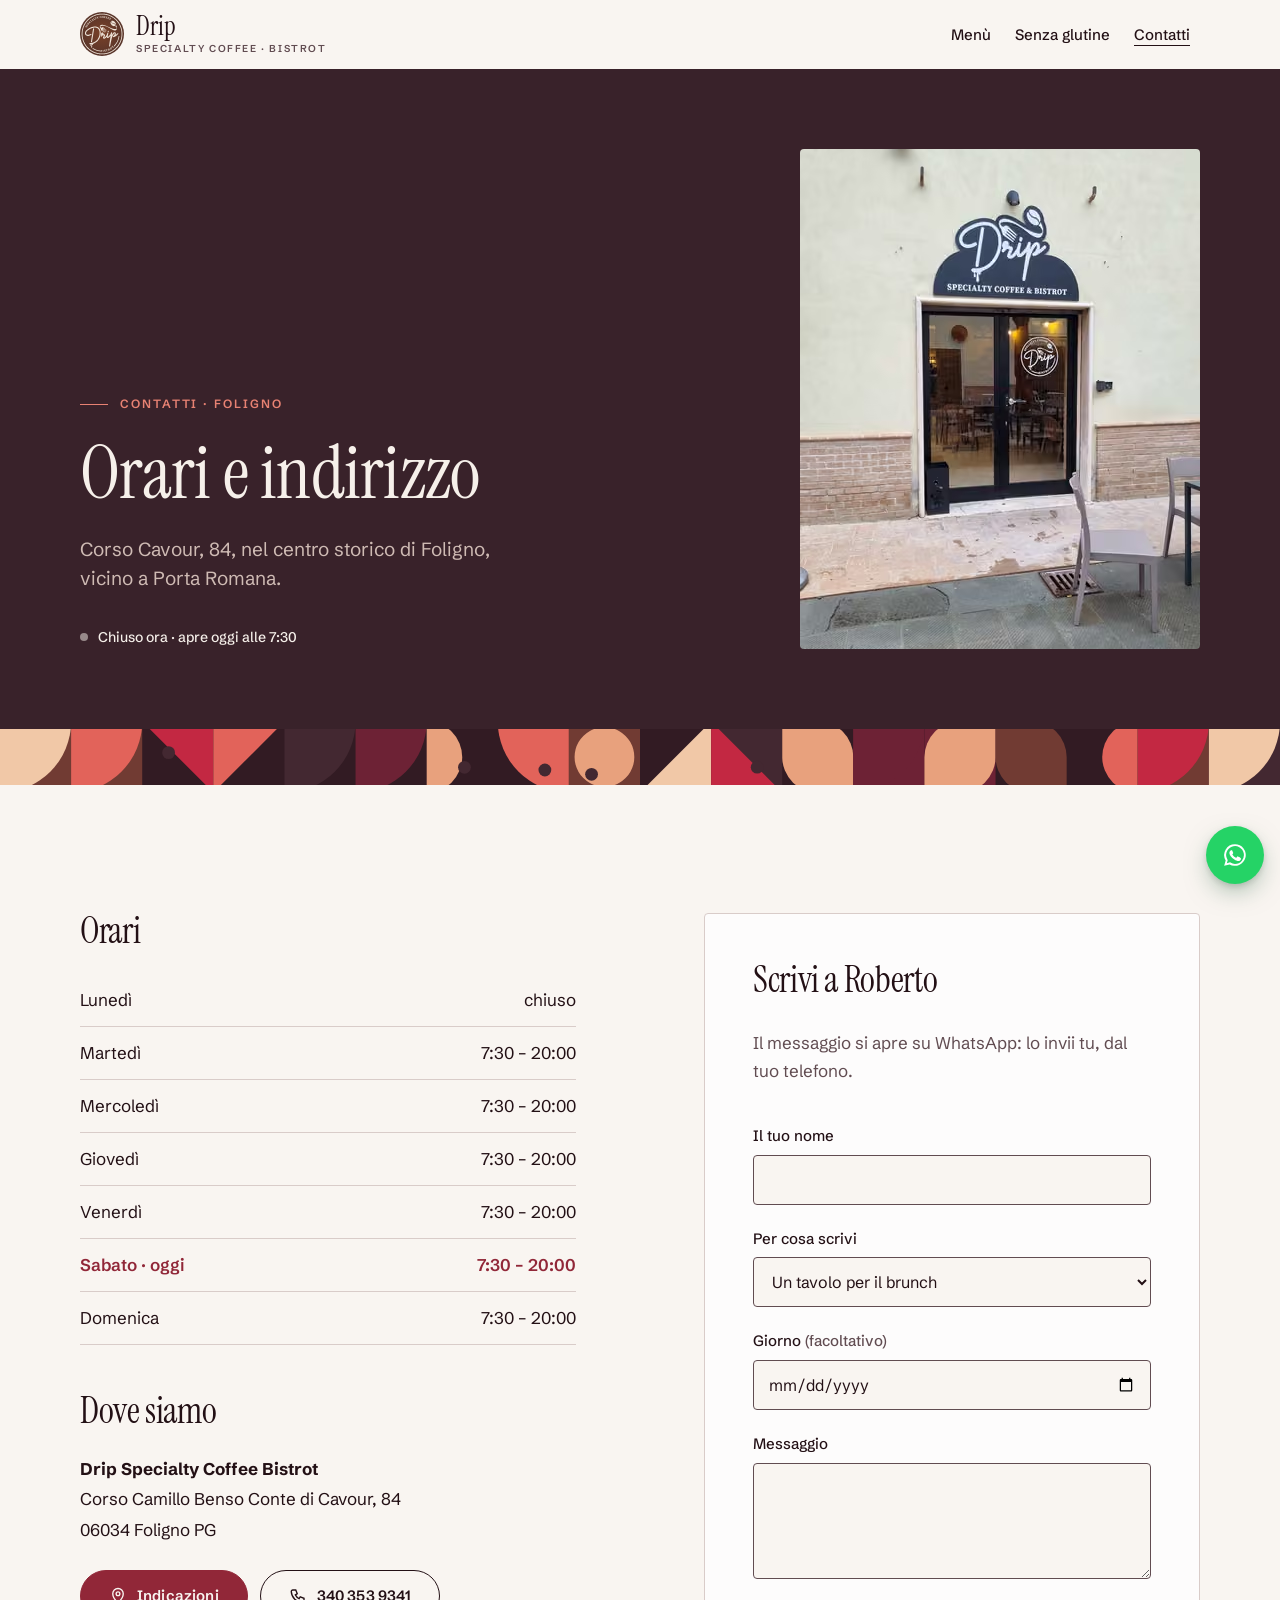
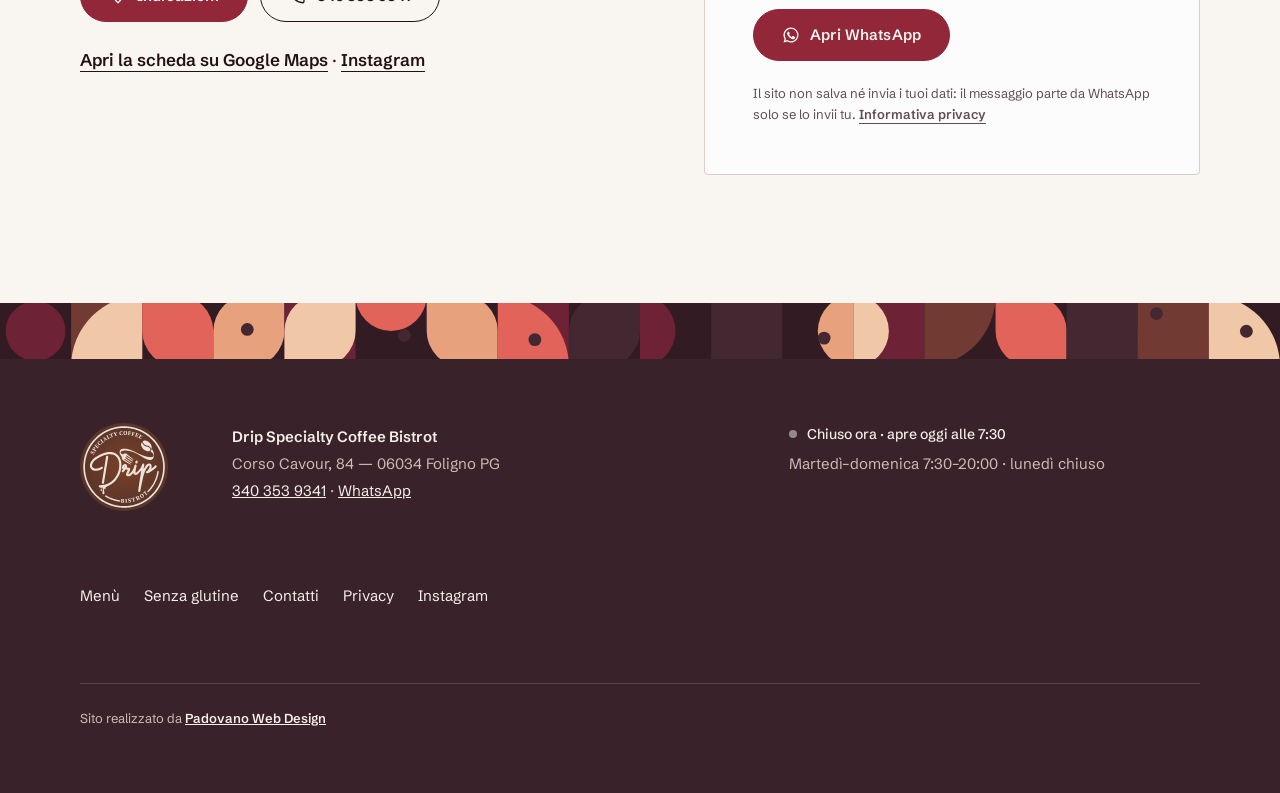
<file: contatti.html>
<!doctype html>
<html lang="it" class="no-js">
<head>
<meta charset="utf-8">
<script>document.documentElement.className="js"</script>
<meta name="viewport" content="width=device-width, initial-scale=1, viewport-fit=cover">
<title>Dove siamo e orari | Drip Specialty Coffee, Foligno</title>
<meta name="description" content="Orari: martedì–domenica 7:30–20:00, lunedì chiuso. Drip è in Corso Cavour 84, nel centro di Foligno. Indicazioni, telefono e WhatsApp.">
<meta name="robots" content="noindex, nofollow">
<link rel="canonical" href="https://chripav09-del.github.io/DripFoligno/contatti.html">
<meta name="theme-color" content="#3A232B">
<meta property="og:type" content="website">
<meta property="og:locale" content="it_IT">
<meta property="og:site_name" content="Drip Specialty Coffee Bistrot">
<meta property="og:title" content="Dove siamo e orari | Drip Specialty Coffee, Foligno">
<meta property="og:description" content="Orari: martedì–domenica 7:30–20:00, lunedì chiuso. Drip è in Corso Cavour 84, nel centro di Foligno. Indicazioni, telefono e WhatsApp.">
<meta property="og:url" content="https://chripav09-del.github.io/DripFoligno/contatti.html">
<meta property="og:image" content="https://chripav09-del.github.io/DripFoligno/og-image.jpg">
<meta property="og:image:width" content="1200">
<meta property="og:image:height" content="630">
<meta name="twitter:card" content="summary_large_image">
<link rel="icon" href="favicon.ico" sizes="any">
<link rel="icon" href="favicon.svg" type="image/svg+xml">
<link rel="apple-touch-icon" href="apple-touch-icon.png">
<link rel="manifest" href="site.webmanifest">
<link rel="preload" href="fonts/instrument.woff2" as="font" type="font/woff2" crossorigin>
<link rel="preload" href="fonts/schibsted.woff2" as="font" type="font/woff2" crossorigin>
<link rel="stylesheet" href="css/base.css?v=202610020740">
<link rel="stylesheet" href="css/blocks.css?v=202610020740">
<script type="application/ld+json">{"@context": "https://schema.org", "@type": "CafeOrCoffeeShop", "@id": "https://chripav09-del.github.io/DripFoligno/#drip", "name": "Drip Specialty Coffee Bistrot", "alternateName": "Drip Specialty Coffee", "url": "https://chripav09-del.github.io/DripFoligno/", "image": "https://chripav09-del.github.io/DripFoligno/og-image.jpg", "logo": "https://chripav09-del.github.io/DripFoligno/icon-512.png", "description": "Caffetteria specialty e bistrot nel centro di Foligno: caffè monorigine in espresso o filtro, colazioni, brunch e pranzi fatti in casa, dolci e piatti disponibili anche senza glutine.", "telephone": "+39 340 353 9341", "address": {"@type": "PostalAddress", "streetAddress": "Corso Camillo Benso Conte di Cavour, 84", "postalCode": "06034", "addressLocality": "Foligno", "addressRegion": "PG", "addressCountry": "IT"}, "geo": {"@type": "GeoCoordinates", "latitude": 42.95385, "longitude": 12.70556}, "openingHoursSpecification": [{"@type": "OpeningHoursSpecification", "dayOfWeek": ["Tuesday", "Wednesday", "Thursday", "Friday", "Saturday", "Sunday"], "opens": "07:30", "closes": "20:00"}], "servesCuisine": ["Caffè specialty", "Colazioni", "Brunch", "Dolci fatti in casa"], "hasMenu": "https://chripav09-del.github.io/DripFoligno/menu.html", "hasMap": "https://www.google.com/maps/place/Drip+Specialty+Coffee+Bistrot/@42.9538521,12.7055634,17z/data=!4m6!3m5!1s0x132e851456a54751:0x4e2ced34477c55ed!8m2!3d42.9538521!4d12.7055634", "sameAs": ["https://www.instagram.com/drip.specialtycoffee/", "https://www.facebook.com/people/Drip-Specialty-Coffee/100095455901990/"], "areaServed": "Foligno", "foundingDate": "2023-09-01"}</script>
<script type="module" src="js/main.js?v=202610020740"></script>
</head>
<body>
<a class="skip" href="#contenuto">Vai al contenuto</a>
<header class="top">
  <div class="wrap top__in">
    <a class="marchio" href="./" aria-label="Drip Specialty Coffee Bistrot, home"><img src="img/drip-badge.svg" width="44" height="44" alt=""><span>Drip<small>specialty coffee · bistrot</small></span></a>
    <nav class="nav" aria-label="Principale"><a href="menu.html">Menù</a><a href="senza-glutine.html">Senza glutine</a><a href="contatti.html" aria-current=page>Contatti</a></nav>
  </div>
</header>
<main id="contenuto">

<section class="ptesta ptesta--cont" aria-labelledby="h1">
  <div class="wrap ptesta__in">
    <div><p class="kicker">Contatti · Foligno</p><h1 id="h1">Orari e indirizzo</h1>
    <p class="lead">Corso Cavour, 84, nel centro storico di Foligno, vicino a Porta Romana.</p><p class="stato " data-stato><span class="stato__punto" aria-hidden="true"></span>Martedì–domenica 7:30–20:00 · lunedì chiuso</p></div>
    <picture class="ptesta__foto"><source type="image/avif" srcset="img/ingresso-400.avif 400w, img/ingresso-640.avif 640w, img/ingresso-900.avif 900w" sizes="(min-width: 900px) 320px, 40vw"><source type="image/webp" srcset="img/ingresso-400.webp 400w, img/ingresso-640.webp 640w, img/ingresso-900.webp 900w" sizes="(min-width: 900px) 320px, 40vw"><img src="img/ingresso-640.jpg" width="640" height="853" alt="L&#x27;ingresso di Drip in corso Cavour 84 con l&#x27;insegna nera a mezzaluna" fetchpriority="high" decoding="async"></picture>
  </div>
  <div class="mosaico mosaico--striscia" data-mosaico data-m="8,1" data-d="18,1" data-seme="9"></div>
</section>
<section class="sez" aria-labelledby="h-orari">
  <div class="wrap contatti">
    <div class="scheda">
      <h2 id="h-orari">Orari</h2>
      <table class="orari"><caption class="vh">Orari di apertura</caption><tbody><tr data-g="0"><th scope="row">Lunedì</th><td>chiuso</td></tr><tr data-g="1"><th scope="row">Martedì</th><td>7:30 – 20:00</td></tr><tr data-g="2"><th scope="row">Mercoledì</th><td>7:30 – 20:00</td></tr><tr data-g="3"><th scope="row">Giovedì</th><td>7:30 – 20:00</td></tr><tr data-g="4"><th scope="row">Venerdì</th><td>7:30 – 20:00</td></tr><tr data-g="5"><th scope="row">Sabato</th><td>7:30 – 20:00</td></tr><tr data-g="6"><th scope="row">Domenica</th><td>7:30 – 20:00</td></tr></tbody></table>
      <h2>Dove siamo</h2>
      <address><strong>Drip Specialty Coffee Bistrot</strong><br>Corso Camillo Benso Conte di Cavour, 84<br>06034 Foligno PG</address>
      <div class="scheda__azioni">
        <a class="btn" href="https://www.google.com/maps/dir/?api=1&destination=Drip+Specialty+Coffee+Bistrot+Corso+Cavour+84+Foligno" target="_blank" rel="noopener"><svg viewBox="0 0 24 24" aria-hidden="true" fill="none" stroke="currentColor" stroke-width="1.8"><path d="M12 21s-7-6.2-7-12a7 7 0 0 1 14 0c0 5.8-7 12-7 12Z"/><circle cx="12" cy="9" r="2.5"/></svg>Indicazioni</a>
        <a class="btn btn--line" href="tel:+393403539341"><svg viewBox="0 0 24 24" aria-hidden="true" fill="none" stroke="currentColor" stroke-width="1.8"><path d="M5 4h4l2 5-2.5 1.5a11 11 0 0 0 5 5L15 13l5 2v4a2 2 0 0 1-2 2A16 16 0 0 1 3 6a2 2 0 0 1 2-2"/></svg>340 353 9341</a>
      </div>
      <p><a class="link" href="https://www.google.com/maps/place/Drip+Specialty+Coffee+Bistrot/@42.9538521,12.7055634,17z/data=!4m6!3m5!1s0x132e851456a54751:0x4e2ced34477c55ed!8m2!3d42.9538521!4d12.7055634" target="_blank" rel="noopener">Apri la scheda su Google Maps</a> · <a class="link" href="https://www.instagram.com/drip.specialtycoffee/" target="_blank" rel="noopener">Instagram</a></p>
    </div>
    <form class="modulo" data-modulo novalidate aria-labelledby="h-modulo">
      <h2 id="h-modulo">Scrivi a Roberto</h2>
      <p class="tenue">Il messaggio si apre su WhatsApp: lo invii tu, dal tuo telefono.</p>
      <label for="f-nome">Il tuo nome</label>
      <input id="f-nome" name="nome" autocomplete="given-name" required>
      <label for="f-motivo">Per cosa scrivi</label>
      <select id="f-motivo" name="motivo">
        <option>Un tavolo per il brunch</option>
        <option>Cosa c'è oggi senza glutine o senza lattosio</option>
        <option>Dolci da portare via</option>
        <option>Altro</option>
      </select>
      <label for="f-giorno">Giorno <span class="tenue">(facoltativo)</span></label>
      <input id="f-giorno" name="giorno" type="date">
      <label for="f-msg">Messaggio</label>
      <textarea id="f-msg" name="messaggio" rows="4"></textarea>
      <p class="modulo__err" data-err role="alert" hidden>Scrivi il tuo nome, così Roberto sa chi lo cerca.</p>
      <button class="btn" type="submit"><svg viewBox="0 0 24 24" aria-hidden="true" fill="currentColor"><path d="M12 2a10 10 0 0 0-8.6 15.1L2 22l5-1.3A10 10 0 1 0 12 2Zm0 18.2a8.2 8.2 0 0 1-4.2-1.2l-.3-.2-3 .8.8-2.9-.2-.3A8.2 8.2 0 1 1 12 20.2Zm4.5-6.1c-.2-.1-1.5-.7-1.7-.8-.2-.1-.4-.1-.6.1l-.8 1c-.1.2-.3.2-.5.1a6.7 6.7 0 0 1-3.3-2.9c-.3-.4.3-.4.7-1.3.1-.2 0-.3 0-.4l-.8-1.8c-.2-.5-.4-.4-.6-.4h-.5a1 1 0 0 0-.7.3 3 3 0 0 0-.9 2.2 5.2 5.2 0 0 0 1.1 2.7 11.8 11.8 0 0 0 4.5 4c1.7.7 2.3.8 3.2.6.5-.1 1.5-.6 1.7-1.2.2-.6.2-1.1.2-1.2-.1-.1-.3-.2-.5-.3Z"/></svg>Apri WhatsApp</button>
      <p class="modulo__info tenue">Il sito non salva né invia i tuoi dati: il messaggio parte da WhatsApp solo se lo invii tu. <a class="link" href="privacy.html">Informativa privacy</a></p>
    </form>
  </div>
</section>
</main>
<footer class="piede">
  <div class="mosaico mosaico--striscia" data-mosaico data-m="8,1" data-d="18,1" data-seme="7"></div>
  <div class="wrap piede__in">
    <div class="piede__marchio"><img src="img/drip-badge.svg" width="88" height="88" alt="Logo di Drip Specialty Coffee Bistrot" loading="lazy"></div>
    <address>
      <strong>Drip Specialty Coffee Bistrot</strong><br>Corso Cavour, 84 — 06034 Foligno PG<br>
      <a href="tel:+393403539341">340 353 9341</a> · <a href="https://wa.me/393403539341?text=Ciao%20Roberto%21%20Ti%20scrivo%20dal%20sito%20di%20Drip%3A%20" target="_blank" rel="noopener">WhatsApp</a>
    </address>
    <div><p class="stato stato--piede" data-stato><span class="stato__punto" aria-hidden="true"></span>Martedì–domenica 7:30–20:00 · lunedì chiuso</p><p>Martedì–domenica 7:30–20:00 · lunedì chiuso</p></div>
    <!-- RAGIONE SOCIALE E P.IVA DA CHIEDERE (TODO-CLIENTE n.9) -->
    <nav class="piede__link" aria-label="Pagine">
      <a href="menu.html">Menù</a><a href="senza-glutine.html">Senza glutine</a><a href="contatti.html">Contatti</a><a href="privacy.html">Privacy</a><a href="https://www.instagram.com/drip.specialtycoffee/" target="_blank" rel="noopener">Instagram</a>
    </nav>
    <p class="firma">Sito realizzato da <a href="https://padovanowebdesign.it" target="_blank" rel="noopener">Padovano Web Design</a></p>
  </div>
</footer>
<a class="wa-float" href="https://wa.me/393403539341?text=Ciao%20Roberto%21%20Ti%20scrivo%20dal%20sito%20di%20Drip%3A%20" target="_blank" rel="noopener" aria-label="Scrivi a Drip su WhatsApp"><svg viewBox="0 0 24 24" aria-hidden="true" fill="currentColor"><path d="M12 2a10 10 0 0 0-8.6 15.1L2 22l5-1.3A10 10 0 1 0 12 2Zm0 18.2a8.2 8.2 0 0 1-4.2-1.2l-.3-.2-3 .8.8-2.9-.2-.3A8.2 8.2 0 1 1 12 20.2Zm4.5-6.1c-.2-.1-1.5-.7-1.7-.8-.2-.1-.4-.1-.6.1l-.8 1c-.1.2-.3.2-.5.1a6.7 6.7 0 0 1-3.3-2.9c-.3-.4.3-.4.7-1.3.1-.2 0-.3 0-.4l-.8-1.8c-.2-.5-.4-.4-.6-.4h-.5a1 1 0 0 0-.7.3 3 3 0 0 0-.9 2.2 5.2 5.2 0 0 0 1.1 2.7 11.8 11.8 0 0 0 4.5 4c1.7.7 2.3.8 3.2.6.5-.1 1.5-.6 1.7-1.2.2-.6.2-1.1.2-1.2-.1-.1-.3-.2-.5-.3Z"/></svg><span>Scrivici</span></a>
</body>
</html>
</file>
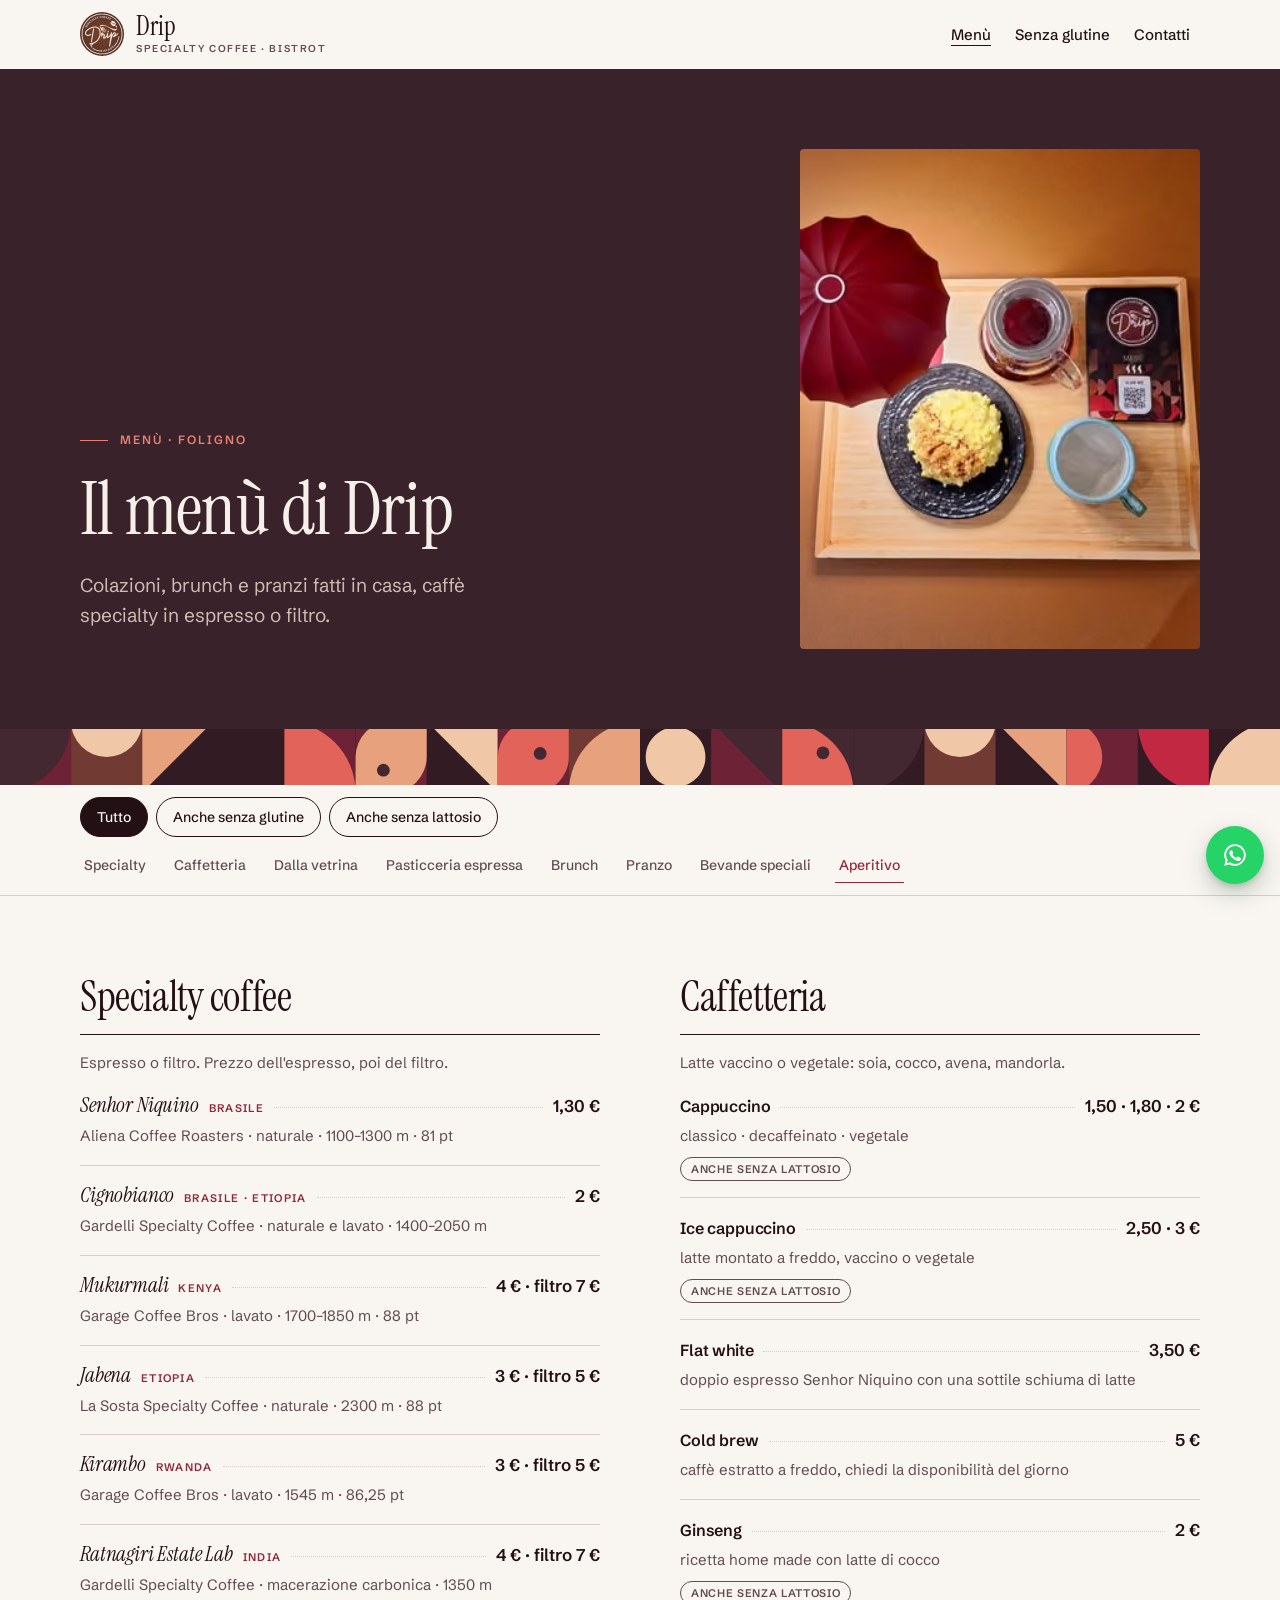
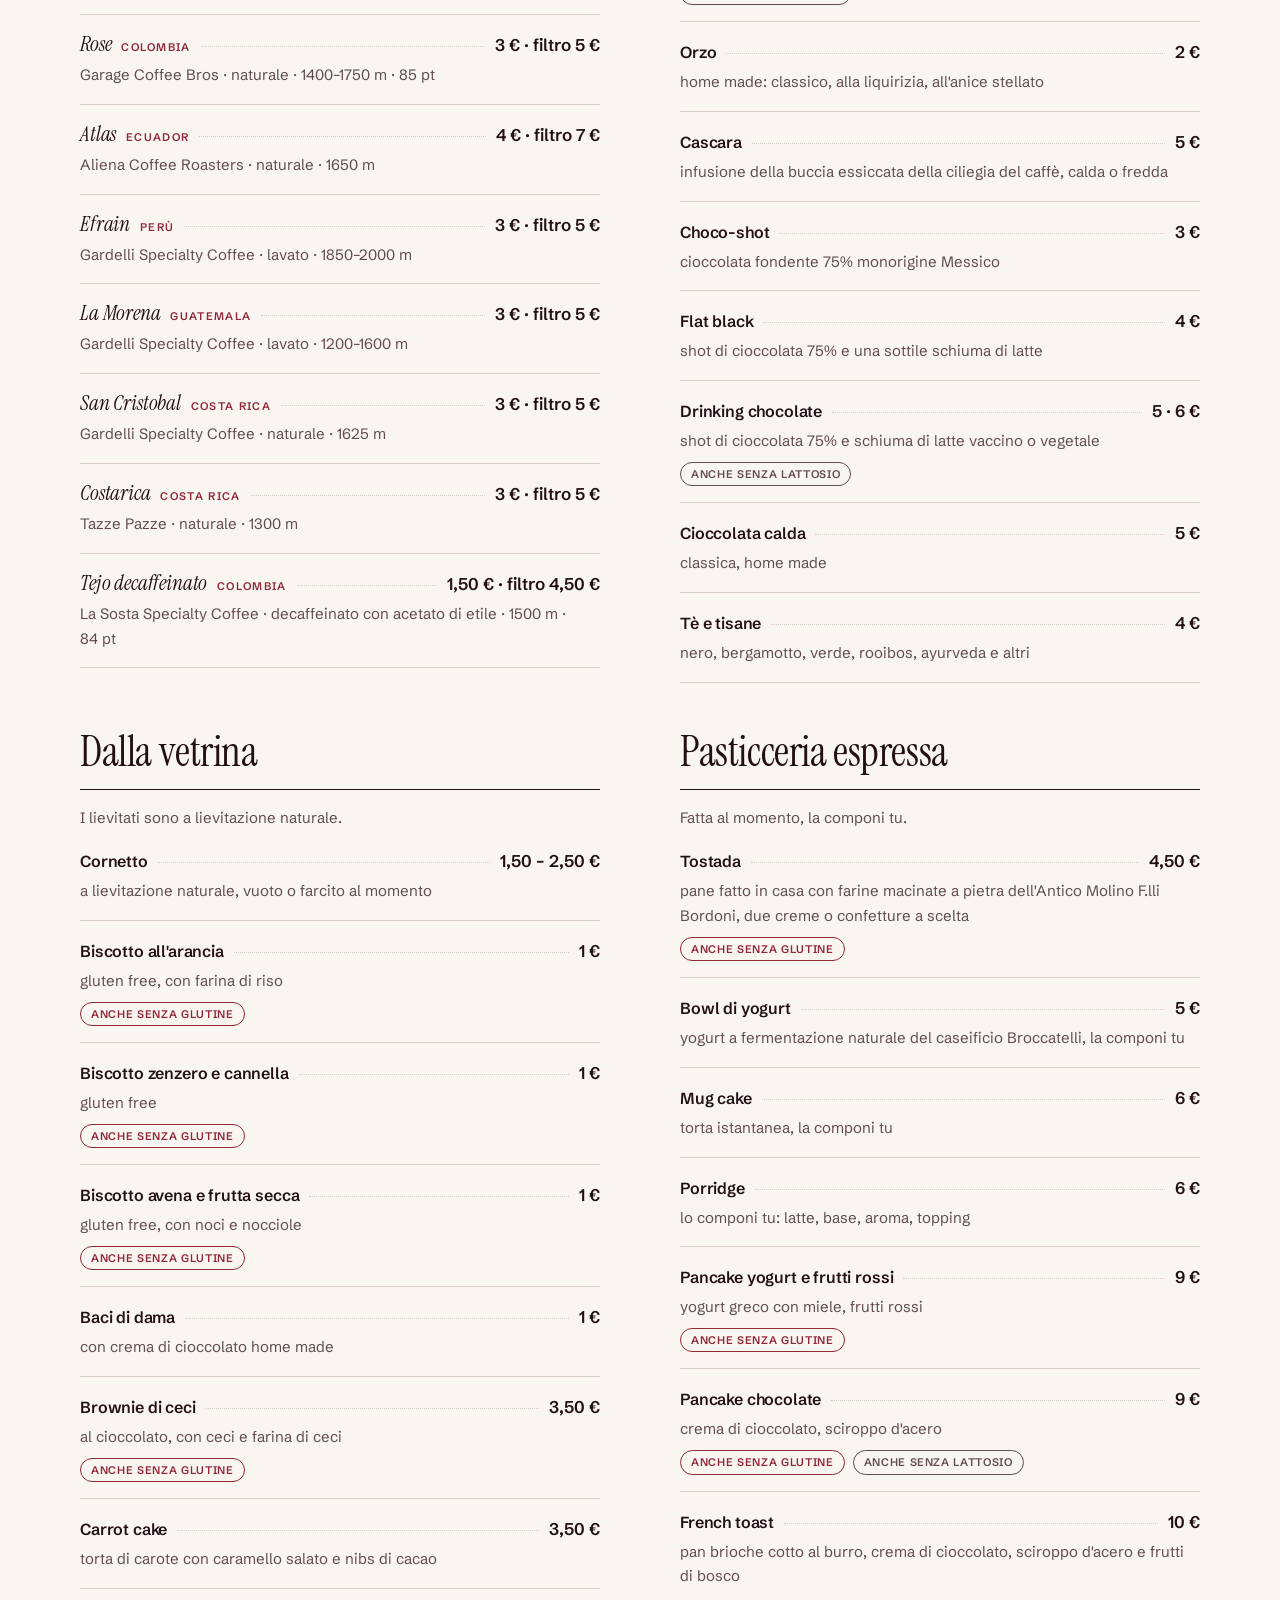
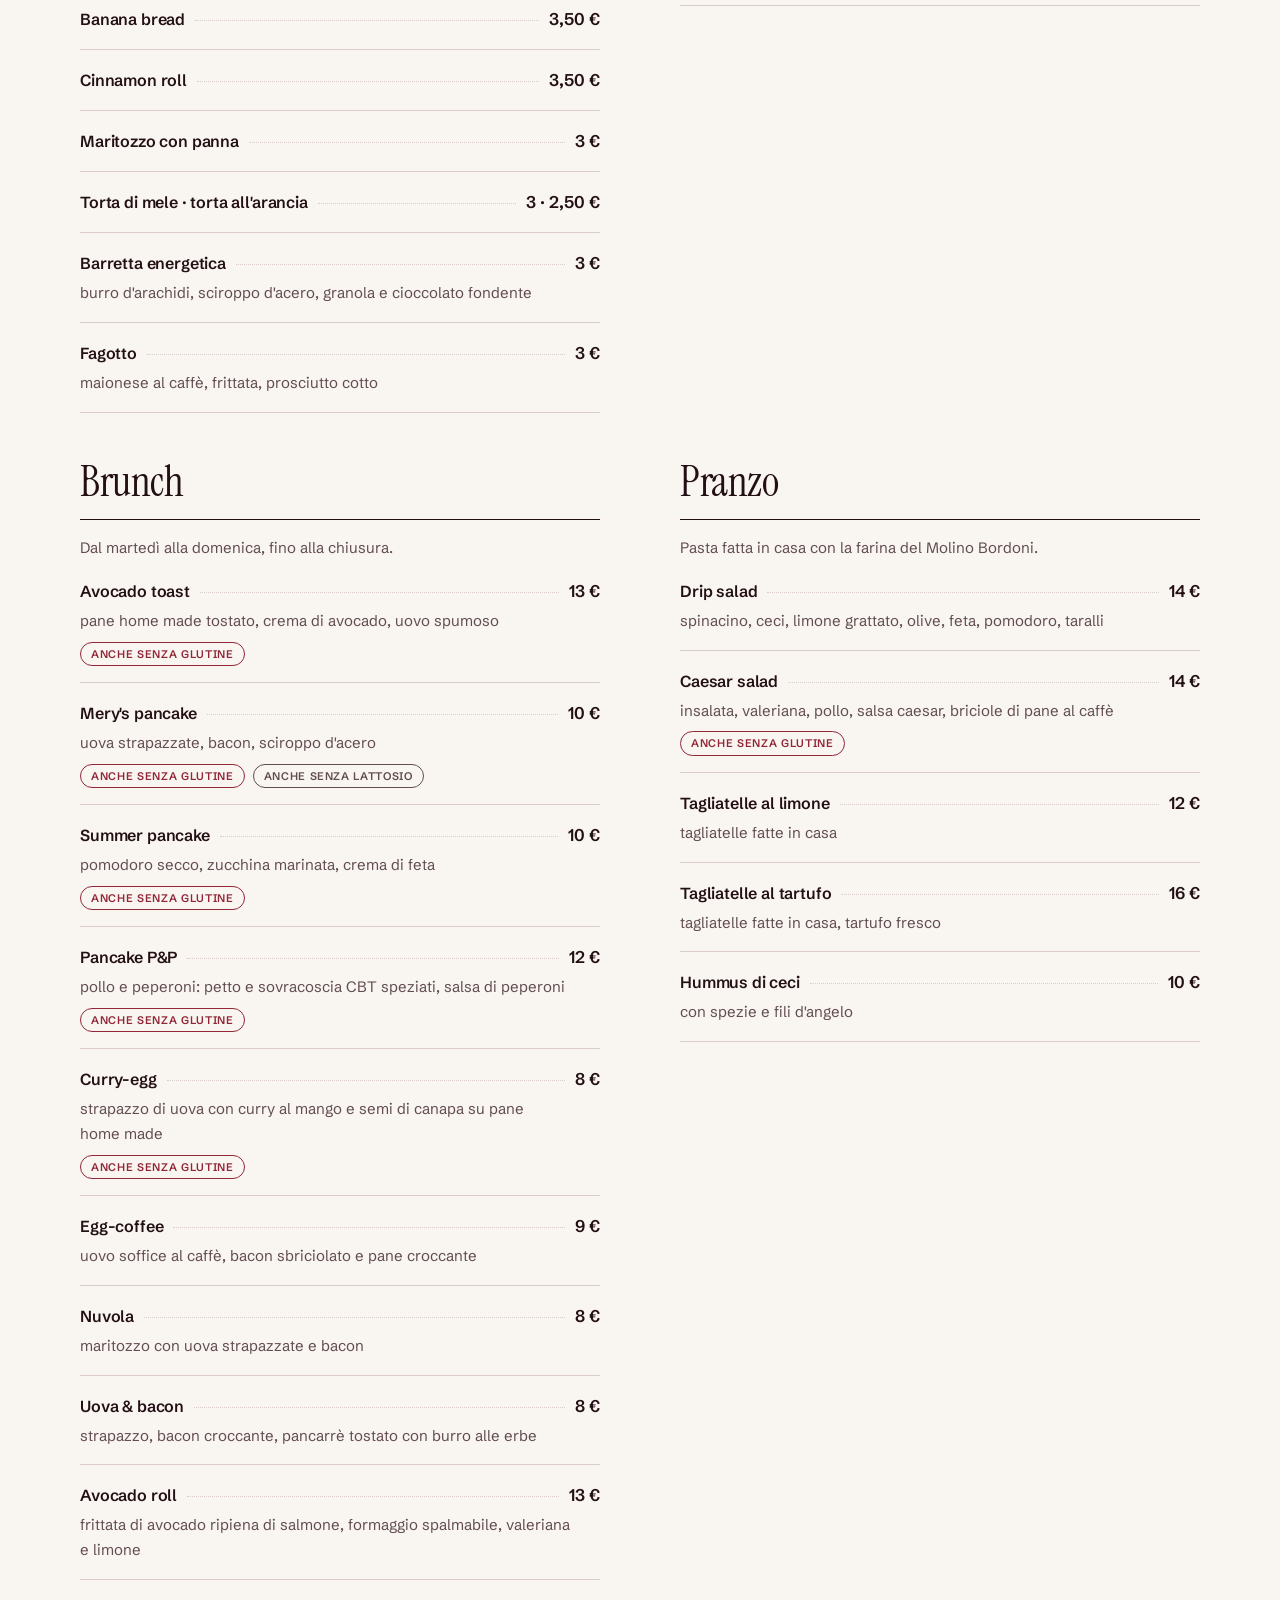
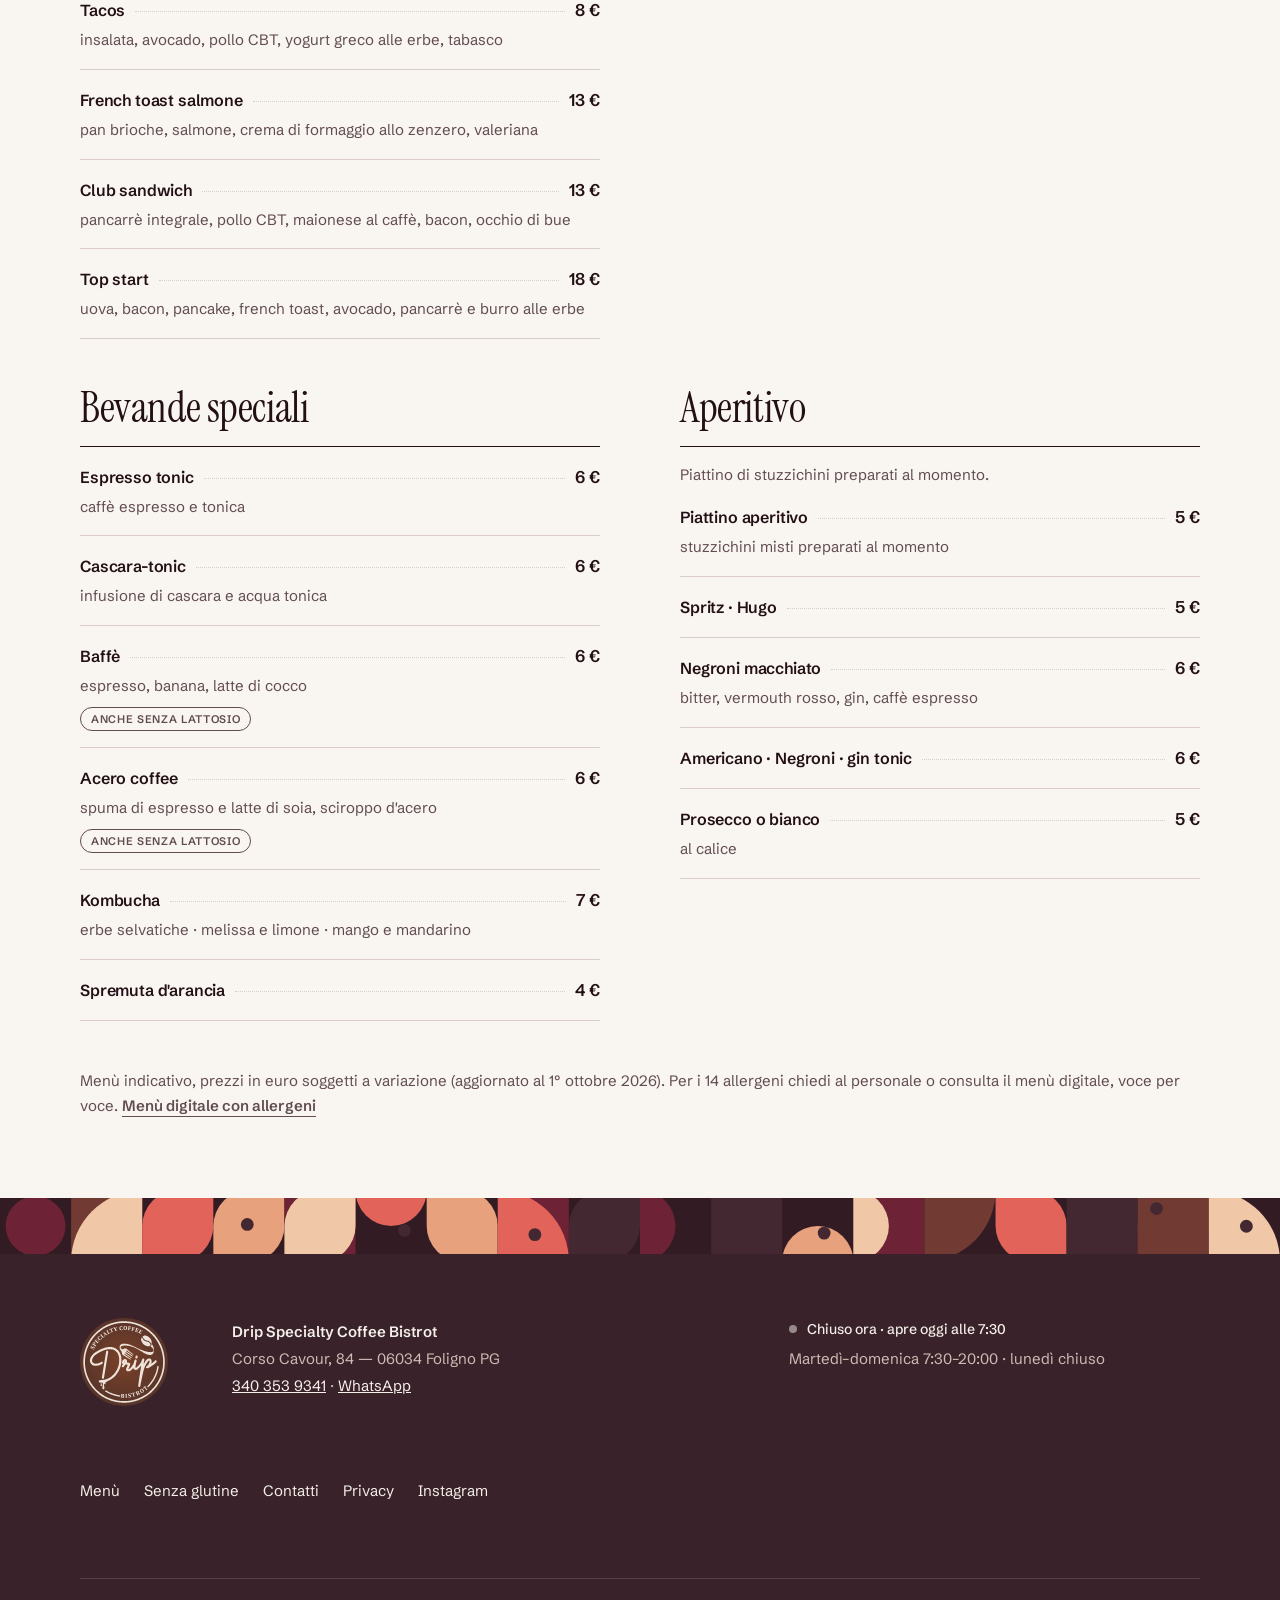
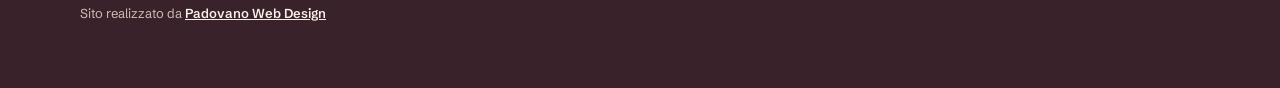
<file: menu.html>
<!doctype html>
<html lang="it" class="no-js">
<head>
<meta charset="utf-8">
<script>document.documentElement.className="js"</script>
<meta name="viewport" content="width=device-width, initial-scale=1, viewport-fit=cover">
<title>Menù | Drip Specialty Coffee Bistrot, Foligno</title>
<meta name="description" content="Il menù di Drip a Foligno: caffè specialty monorigine, colazioni, pasticceria fatta in casa, brunch e pranzi, con i piatti disponibili anche senza glutine o lattosio.">
<meta name="robots" content="noindex, nofollow">
<link rel="canonical" href="https://chripav09-del.github.io/DripFoligno/menu.html">
<meta name="theme-color" content="#3A232B">
<meta property="og:type" content="website">
<meta property="og:locale" content="it_IT">
<meta property="og:site_name" content="Drip Specialty Coffee Bistrot">
<meta property="og:title" content="Menù | Drip Specialty Coffee Bistrot, Foligno">
<meta property="og:description" content="Il menù di Drip a Foligno: caffè specialty monorigine, colazioni, pasticceria fatta in casa, brunch e pranzi, con i piatti disponibili anche senza glutine o lattosio.">
<meta property="og:url" content="https://chripav09-del.github.io/DripFoligno/menu.html">
<meta property="og:image" content="https://chripav09-del.github.io/DripFoligno/og-image.jpg">
<meta property="og:image:width" content="1200">
<meta property="og:image:height" content="630">
<meta name="twitter:card" content="summary_large_image">
<link rel="icon" href="favicon.ico" sizes="any">
<link rel="icon" href="favicon.svg" type="image/svg+xml">
<link rel="apple-touch-icon" href="apple-touch-icon.png">
<link rel="manifest" href="site.webmanifest">
<link rel="preload" href="fonts/instrument.woff2" as="font" type="font/woff2" crossorigin>
<link rel="preload" href="fonts/schibsted.woff2" as="font" type="font/woff2" crossorigin>
<link rel="stylesheet" href="css/base.css?v=202610020740">
<link rel="stylesheet" href="css/blocks.css?v=202610020740">
<script type="application/ld+json">{"@context": "https://schema.org", "@type": "CafeOrCoffeeShop", "@id": "https://chripav09-del.github.io/DripFoligno/#drip", "name": "Drip Specialty Coffee Bistrot", "alternateName": "Drip Specialty Coffee", "url": "https://chripav09-del.github.io/DripFoligno/", "image": "https://chripav09-del.github.io/DripFoligno/og-image.jpg", "logo": "https://chripav09-del.github.io/DripFoligno/icon-512.png", "description": "Caffetteria specialty e bistrot nel centro di Foligno: caffè monorigine in espresso o filtro, colazioni, brunch e pranzi fatti in casa, dolci e piatti disponibili anche senza glutine.", "telephone": "+39 340 353 9341", "address": {"@type": "PostalAddress", "streetAddress": "Corso Camillo Benso Conte di Cavour, 84", "postalCode": "06034", "addressLocality": "Foligno", "addressRegion": "PG", "addressCountry": "IT"}, "geo": {"@type": "GeoCoordinates", "latitude": 42.95385, "longitude": 12.70556}, "openingHoursSpecification": [{"@type": "OpeningHoursSpecification", "dayOfWeek": ["Tuesday", "Wednesday", "Thursday", "Friday", "Saturday", "Sunday"], "opens": "07:30", "closes": "20:00"}], "servesCuisine": ["Caffè specialty", "Colazioni", "Brunch", "Dolci fatti in casa"], "hasMenu": "https://chripav09-del.github.io/DripFoligno/menu.html", "hasMap": "https://www.google.com/maps/place/Drip+Specialty+Coffee+Bistrot/@42.9538521,12.7055634,17z/data=!4m6!3m5!1s0x132e851456a54751:0x4e2ced34477c55ed!8m2!3d42.9538521!4d12.7055634", "sameAs": ["https://www.instagram.com/drip.specialtycoffee/", "https://www.facebook.com/people/Drip-Specialty-Coffee/100095455901990/"], "areaServed": "Foligno", "foundingDate": "2023-09-01"}</script>
<script type="module" src="js/main.js?v=202610020740"></script>
</head>
<body>
<a class="skip" href="#contenuto">Vai al contenuto</a>
<header class="top">
  <div class="wrap top__in">
    <a class="marchio" href="./" aria-label="Drip Specialty Coffee Bistrot, home"><img src="img/drip-badge.svg" width="44" height="44" alt=""><span>Drip<small>specialty coffee · bistrot</small></span></a>
    <nav class="nav" aria-label="Principale"><a href="menu.html" aria-current=page>Menù</a><a href="senza-glutine.html">Senza glutine</a><a href="contatti.html">Contatti</a></nav>
  </div>
</header>
<main id="contenuto">

<section class="ptesta ptesta--menu" aria-labelledby="h1">
  <div class="wrap ptesta__in">
    <div><p class="kicker">Menù · Foligno</p><h1 id="h1">Il menù di Drip</h1>
    <p class="lead">Colazioni, brunch e pranzi fatti in casa, caffè specialty in espresso o filtro.</p></div>
    <picture class="ptesta__foto"><source type="image/avif" srcset="img/vassoio-v60-400.avif 400w, img/vassoio-v60-640.avif 640w, img/vassoio-v60-900.avif 900w" sizes="(min-width: 900px) 320px, 40vw"><source type="image/webp" srcset="img/vassoio-v60-400.webp 400w, img/vassoio-v60-640.webp 640w, img/vassoio-v60-900.webp 900w" sizes="(min-width: 900px) 320px, 40vw"><img src="img/vassoio-v60-640.jpg" width="640" height="640" alt="Vassoio dall&#x27;alto con caraffa del filtro, porridge e tazza in ceramica azzurra" fetchpriority="high" decoding="async"></picture>
  </div>
  <div class="mosaico mosaico--striscia" data-mosaico data-m="8,1" data-d="18,1" data-seme="11"></div>
</section>
<div class="filtri" data-filtri>
  <div class="wrap filtri__in">
    <div class="filtri__dieta" role="group" aria-label="Filtra il menù">
      <button type="button" aria-pressed="true" data-f="tutto">Tutto</button>
      <button type="button" aria-pressed="false" data-f="g">Anche senza glutine</button>
      <button type="button" aria-pressed="false" data-f="l">Anche senza lattosio</button>
    </div>
    <nav class="filtri__sez" aria-label="Sezioni del menù"><a href="#specialty">Specialty</a><a href="#caffetteria">Caffetteria</a><a href="#vetrina">Dalla vetrina</a><a href="#al-momento">Pasticceria espressa</a><a href="#brunch">Brunch</a><a href="#pranzo">Pranzo</a><a href="#bevande">Bevande speciali</a><a href="#aperitivo">Aperitivo</a></nav>
  </div>
</div>
<div class="wrap menu" data-menu>
  <section class="msez" id="specialty" aria-labelledby="m-specialty"><h2 id="m-specialty">Specialty coffee</h2>
<p class="msez__nota">Espresso o filtro. Prezzo dell'espresso, poi del filtro.</p><ul><li class="voce voce--caffe" data-g="0" data-l="0"><div class="voce__riga"><h3><em>Senhor Niquino</em> <small>Brasile</small></h3><span class="voce__punti" aria-hidden="true"></span><span class="voce__prezzo">1,30 €</span></div><p>Aliena Coffee Roasters · naturale · 1100–1300 m · 81 pt</p></li><li class="voce voce--caffe" data-g="0" data-l="0"><div class="voce__riga"><h3><em>Cignobianco</em> <small>Brasile · Etiopia</small></h3><span class="voce__punti" aria-hidden="true"></span><span class="voce__prezzo">2 €</span></div><p>Gardelli Specialty Coffee · naturale e lavato · 1400–2050 m</p></li><li class="voce voce--caffe" data-g="0" data-l="0"><div class="voce__riga"><h3><em>Mukurmali</em> <small>Kenya</small></h3><span class="voce__punti" aria-hidden="true"></span><span class="voce__prezzo">4 € · filtro 7 €</span></div><p>Garage Coffee Bros · lavato · 1700–1850 m · 88 pt</p></li><li class="voce voce--caffe" data-g="0" data-l="0"><div class="voce__riga"><h3><em>Jabena</em> <small>Etiopia</small></h3><span class="voce__punti" aria-hidden="true"></span><span class="voce__prezzo">3 € · filtro 5 €</span></div><p>La Sosta Specialty Coffee · naturale · 2300 m · 88 pt</p></li><li class="voce voce--caffe" data-g="0" data-l="0"><div class="voce__riga"><h3><em>Kirambo</em> <small>Rwanda</small></h3><span class="voce__punti" aria-hidden="true"></span><span class="voce__prezzo">3 € · filtro 5 €</span></div><p>Garage Coffee Bros · lavato · 1545 m · 86,25 pt</p></li><li class="voce voce--caffe" data-g="0" data-l="0"><div class="voce__riga"><h3><em>Ratnagiri Estate Lab</em> <small>India</small></h3><span class="voce__punti" aria-hidden="true"></span><span class="voce__prezzo">4 € · filtro 7 €</span></div><p>Gardelli Specialty Coffee · macerazione carbonica · 1350 m</p></li><li class="voce voce--caffe" data-g="0" data-l="0"><div class="voce__riga"><h3><em>Rose</em> <small>Colombia</small></h3><span class="voce__punti" aria-hidden="true"></span><span class="voce__prezzo">3 € · filtro 5 €</span></div><p>Garage Coffee Bros · naturale · 1400–1750 m · 85 pt</p></li><li class="voce voce--caffe" data-g="0" data-l="0"><div class="voce__riga"><h3><em>Atlas</em> <small>Ecuador</small></h3><span class="voce__punti" aria-hidden="true"></span><span class="voce__prezzo">4 € · filtro 7 €</span></div><p>Aliena Coffee Roasters · naturale · 1650 m</p></li><li class="voce voce--caffe" data-g="0" data-l="0"><div class="voce__riga"><h3><em>Efrain</em> <small>Perù</small></h3><span class="voce__punti" aria-hidden="true"></span><span class="voce__prezzo">3 € · filtro 5 €</span></div><p>Gardelli Specialty Coffee · lavato · 1850–2000 m</p></li><li class="voce voce--caffe" data-g="0" data-l="0"><div class="voce__riga"><h3><em>La Morena</em> <small>Guatemala</small></h3><span class="voce__punti" aria-hidden="true"></span><span class="voce__prezzo">3 € · filtro 5 €</span></div><p>Gardelli Specialty Coffee · lavato · 1200–1600 m</p></li><li class="voce voce--caffe" data-g="0" data-l="0"><div class="voce__riga"><h3><em>San Cristobal</em> <small>Costa Rica</small></h3><span class="voce__punti" aria-hidden="true"></span><span class="voce__prezzo">3 € · filtro 5 €</span></div><p>Gardelli Specialty Coffee · naturale · 1625 m</p></li><li class="voce voce--caffe" data-g="0" data-l="0"><div class="voce__riga"><h3><em>Costarica</em> <small>Costa Rica</small></h3><span class="voce__punti" aria-hidden="true"></span><span class="voce__prezzo">3 € · filtro 5 €</span></div><p>Tazze Pazze · naturale · 1300 m</p></li><li class="voce voce--caffe" data-g="0" data-l="0"><div class="voce__riga"><h3><em>Tejo decaffeinato</em> <small>Colombia</small></h3><span class="voce__punti" aria-hidden="true"></span><span class="voce__prezzo">1,50 € · filtro 4,50 €</span></div><p>La Sosta Specialty Coffee · decaffeinato con acetato di etile · 1500 m · 84 pt</p></li></ul></section><section class="msez" id="caffetteria" aria-labelledby="m-caffetteria"><h2 id="m-caffetteria">Caffetteria</h2><p class="msez__nota">Latte vaccino o vegetale: soia, cocco, avena, mandorla.</p><ul><li class="voce" data-g="0" data-l="1"><div class="voce__riga"><h3>Cappuccino</h3><span class="voce__punti" aria-hidden="true"></span><span class="voce__prezzo">1,50 · 1,80 · 2 €</span></div><p>classico · decaffeinato · vegetale</p><span class="tag tag--l">anche senza lattosio</span></li><li class="voce" data-g="0" data-l="1"><div class="voce__riga"><h3>Ice cappuccino</h3><span class="voce__punti" aria-hidden="true"></span><span class="voce__prezzo">2,50 · 3 €</span></div><p>latte montato a freddo, vaccino o vegetale</p><span class="tag tag--l">anche senza lattosio</span></li><li class="voce" data-g="0" data-l="0"><div class="voce__riga"><h3>Flat white</h3><span class="voce__punti" aria-hidden="true"></span><span class="voce__prezzo">3,50 €</span></div><p>doppio espresso Senhor Niquino con una sottile schiuma di latte</p></li><li class="voce" data-g="0" data-l="0"><div class="voce__riga"><h3>Cold brew</h3><span class="voce__punti" aria-hidden="true"></span><span class="voce__prezzo">5 €</span></div><p>caffè estratto a freddo, chiedi la disponibilità del giorno</p></li><li class="voce" data-g="0" data-l="1"><div class="voce__riga"><h3>Ginseng</h3><span class="voce__punti" aria-hidden="true"></span><span class="voce__prezzo">2 €</span></div><p>ricetta home made con latte di cocco</p><span class="tag tag--l">anche senza lattosio</span></li><li class="voce" data-g="0" data-l="0"><div class="voce__riga"><h3>Orzo</h3><span class="voce__punti" aria-hidden="true"></span><span class="voce__prezzo">2 €</span></div><p>home made: classico, alla liquirizia, all&#x27;anice stellato</p></li><li class="voce" data-g="0" data-l="0"><div class="voce__riga"><h3>Cascara</h3><span class="voce__punti" aria-hidden="true"></span><span class="voce__prezzo">5 €</span></div><p>infusione della buccia essiccata della ciliegia del caffè, calda o fredda</p></li><li class="voce" data-g="0" data-l="0"><div class="voce__riga"><h3>Choco-shot</h3><span class="voce__punti" aria-hidden="true"></span><span class="voce__prezzo">3 €</span></div><p>cioccolata fondente 75% monorigine Messico</p></li><li class="voce" data-g="0" data-l="0"><div class="voce__riga"><h3>Flat black</h3><span class="voce__punti" aria-hidden="true"></span><span class="voce__prezzo">4 €</span></div><p>shot di cioccolata 75% e una sottile schiuma di latte</p></li><li class="voce" data-g="0" data-l="1"><div class="voce__riga"><h3>Drinking chocolate</h3><span class="voce__punti" aria-hidden="true"></span><span class="voce__prezzo">5 · 6 €</span></div><p>shot di cioccolata 75% e schiuma di latte vaccino o vegetale</p><span class="tag tag--l">anche senza lattosio</span></li><li class="voce" data-g="0" data-l="0"><div class="voce__riga"><h3>Cioccolata calda</h3><span class="voce__punti" aria-hidden="true"></span><span class="voce__prezzo">5 €</span></div><p>classica, home made</p></li><li class="voce" data-g="0" data-l="0"><div class="voce__riga"><h3>Tè e tisane</h3><span class="voce__punti" aria-hidden="true"></span><span class="voce__prezzo">4 €</span></div><p>nero, bergamotto, verde, rooibos, ayurveda e altri</p></li></ul></section><section class="msez" id="vetrina" aria-labelledby="m-vetrina"><h2 id="m-vetrina">Dalla vetrina</h2><p class="msez__nota">I lievitati sono a lievitazione naturale.</p><ul><li class="voce" data-g="0" data-l="0"><div class="voce__riga"><h3>Cornetto</h3><span class="voce__punti" aria-hidden="true"></span><span class="voce__prezzo">1,50 – 2,50 €</span></div><p>a lievitazione naturale, vuoto o farcito al momento</p></li><li class="voce" data-g="1" data-l="0"><div class="voce__riga"><h3>Biscotto all&#x27;arancia</h3><span class="voce__punti" aria-hidden="true"></span><span class="voce__prezzo">1 €</span></div><p>gluten free, con farina di riso</p><span class="tag tag--g">anche senza glutine</span></li><li class="voce" data-g="1" data-l="0"><div class="voce__riga"><h3>Biscotto zenzero e cannella</h3><span class="voce__punti" aria-hidden="true"></span><span class="voce__prezzo">1 €</span></div><p>gluten free</p><span class="tag tag--g">anche senza glutine</span></li><li class="voce" data-g="1" data-l="0"><div class="voce__riga"><h3>Biscotto avena e frutta secca</h3><span class="voce__punti" aria-hidden="true"></span><span class="voce__prezzo">1 €</span></div><p>gluten free, con noci e nocciole</p><span class="tag tag--g">anche senza glutine</span></li><li class="voce" data-g="0" data-l="0"><div class="voce__riga"><h3>Baci di dama</h3><span class="voce__punti" aria-hidden="true"></span><span class="voce__prezzo">1 €</span></div><p>con crema di cioccolato home made</p></li><li class="voce" data-g="1" data-l="0"><div class="voce__riga"><h3>Brownie di ceci</h3><span class="voce__punti" aria-hidden="true"></span><span class="voce__prezzo">3,50 €</span></div><p>al cioccolato, con ceci e farina di ceci</p><span class="tag tag--g">anche senza glutine</span></li><li class="voce" data-g="0" data-l="0"><div class="voce__riga"><h3>Carrot cake</h3><span class="voce__punti" aria-hidden="true"></span><span class="voce__prezzo">3,50 €</span></div><p>torta di carote con caramello salato e nibs di cacao</p></li><li class="voce" data-g="0" data-l="0"><div class="voce__riga"><h3>Banana bread</h3><span class="voce__punti" aria-hidden="true"></span><span class="voce__prezzo">3,50 €</span></div></li><li class="voce" data-g="0" data-l="0"><div class="voce__riga"><h3>Cinnamon roll</h3><span class="voce__punti" aria-hidden="true"></span><span class="voce__prezzo">3,50 €</span></div></li><li class="voce" data-g="0" data-l="0"><div class="voce__riga"><h3>Maritozzo con panna</h3><span class="voce__punti" aria-hidden="true"></span><span class="voce__prezzo">3 €</span></div></li><li class="voce" data-g="0" data-l="0"><div class="voce__riga"><h3>Torta di mele · torta all&#x27;arancia</h3><span class="voce__punti" aria-hidden="true"></span><span class="voce__prezzo">3 · 2,50 €</span></div></li><li class="voce" data-g="0" data-l="0"><div class="voce__riga"><h3>Barretta energetica</h3><span class="voce__punti" aria-hidden="true"></span><span class="voce__prezzo">3 €</span></div><p>burro d&#x27;arachidi, sciroppo d&#x27;acero, granola e cioccolato fondente</p></li><li class="voce" data-g="0" data-l="0"><div class="voce__riga"><h3>Fagotto</h3><span class="voce__punti" aria-hidden="true"></span><span class="voce__prezzo">3 €</span></div><p>maionese al caffè, frittata, prosciutto cotto</p></li></ul></section><section class="msez" id="al-momento" aria-labelledby="m-al-momento"><h2 id="m-al-momento">Pasticceria espressa</h2><p class="msez__nota">Fatta al momento, la componi tu.</p><ul><li class="voce" data-g="1" data-l="0"><div class="voce__riga"><h3>Tostada</h3><span class="voce__punti" aria-hidden="true"></span><span class="voce__prezzo">4,50 €</span></div><p>pane fatto in casa con farine macinate a pietra dell&#x27;Antico Molino F.lli Bordoni, due creme o confetture a scelta</p><span class="tag tag--g">anche senza glutine</span></li><li class="voce" data-g="0" data-l="0"><div class="voce__riga"><h3>Bowl di yogurt</h3><span class="voce__punti" aria-hidden="true"></span><span class="voce__prezzo">5 €</span></div><p>yogurt a fermentazione naturale del caseificio Broccatelli, la componi tu</p></li><li class="voce" data-g="0" data-l="0"><div class="voce__riga"><h3>Mug cake</h3><span class="voce__punti" aria-hidden="true"></span><span class="voce__prezzo">6 €</span></div><p>torta istantanea, la componi tu</p></li><li class="voce" data-g="0" data-l="0"><div class="voce__riga"><h3>Porridge</h3><span class="voce__punti" aria-hidden="true"></span><span class="voce__prezzo">6 €</span></div><p>lo componi tu: latte, base, aroma, topping</p></li><li class="voce" data-g="1" data-l="0"><div class="voce__riga"><h3>Pancake yogurt e frutti rossi</h3><span class="voce__punti" aria-hidden="true"></span><span class="voce__prezzo">9 €</span></div><p>yogurt greco con miele, frutti rossi</p><span class="tag tag--g">anche senza glutine</span></li><li class="voce" data-g="1" data-l="1"><div class="voce__riga"><h3>Pancake chocolate</h3><span class="voce__punti" aria-hidden="true"></span><span class="voce__prezzo">9 €</span></div><p>crema di cioccolato, sciroppo d&#x27;acero</p><span class="tag tag--g">anche senza glutine</span><span class="tag tag--l">anche senza lattosio</span></li><li class="voce" data-g="0" data-l="0"><div class="voce__riga"><h3>French toast</h3><span class="voce__punti" aria-hidden="true"></span><span class="voce__prezzo">10 €</span></div><p>pan brioche cotto al burro, crema di cioccolato, sciroppo d&#x27;acero e frutti di bosco</p></li></ul></section><section class="msez" id="brunch" aria-labelledby="m-brunch"><h2 id="m-brunch">Brunch</h2><p class="msez__nota">Dal martedì alla domenica, fino alla chiusura.</p><ul><li class="voce" data-g="1" data-l="0"><div class="voce__riga"><h3>Avocado toast</h3><span class="voce__punti" aria-hidden="true"></span><span class="voce__prezzo">13 €</span></div><p>pane home made tostato, crema di avocado, uovo spumoso</p><span class="tag tag--g">anche senza glutine</span></li><li class="voce" data-g="1" data-l="1"><div class="voce__riga"><h3>Mery&#x27;s pancake</h3><span class="voce__punti" aria-hidden="true"></span><span class="voce__prezzo">10 €</span></div><p>uova strapazzate, bacon, sciroppo d&#x27;acero</p><span class="tag tag--g">anche senza glutine</span><span class="tag tag--l">anche senza lattosio</span></li><li class="voce" data-g="1" data-l="0"><div class="voce__riga"><h3>Summer pancake</h3><span class="voce__punti" aria-hidden="true"></span><span class="voce__prezzo">10 €</span></div><p>pomodoro secco, zucchina marinata, crema di feta</p><span class="tag tag--g">anche senza glutine</span></li><li class="voce" data-g="1" data-l="0"><div class="voce__riga"><h3>Pancake P&amp;P</h3><span class="voce__punti" aria-hidden="true"></span><span class="voce__prezzo">12 €</span></div><p>pollo e peperoni: petto e sovracoscia CBT speziati, salsa di peperoni</p><span class="tag tag--g">anche senza glutine</span></li><li class="voce" data-g="1" data-l="0"><div class="voce__riga"><h3>Curry-egg</h3><span class="voce__punti" aria-hidden="true"></span><span class="voce__prezzo">8 €</span></div><p>strapazzo di uova con curry al mango e semi di canapa su pane home made</p><span class="tag tag--g">anche senza glutine</span></li><li class="voce" data-g="0" data-l="0"><div class="voce__riga"><h3>Egg-coffee</h3><span class="voce__punti" aria-hidden="true"></span><span class="voce__prezzo">9 €</span></div><p>uovo soffice al caffè, bacon sbriciolato e pane croccante</p></li><li class="voce" data-g="0" data-l="0"><div class="voce__riga"><h3>Nuvola</h3><span class="voce__punti" aria-hidden="true"></span><span class="voce__prezzo">8 €</span></div><p>maritozzo con uova strapazzate e bacon</p></li><li class="voce" data-g="0" data-l="0"><div class="voce__riga"><h3>Uova &amp; bacon</h3><span class="voce__punti" aria-hidden="true"></span><span class="voce__prezzo">8 €</span></div><p>strapazzo, bacon croccante, pancarrè tostato con burro alle erbe</p></li><li class="voce" data-g="0" data-l="0"><div class="voce__riga"><h3>Avocado roll</h3><span class="voce__punti" aria-hidden="true"></span><span class="voce__prezzo">13 €</span></div><p>frittata di avocado ripiena di salmone, formaggio spalmabile, valeriana e limone</p></li><li class="voce" data-g="0" data-l="0"><div class="voce__riga"><h3>Tacos</h3><span class="voce__punti" aria-hidden="true"></span><span class="voce__prezzo">8 €</span></div><p>insalata, avocado, pollo CBT, yogurt greco alle erbe, tabasco</p></li><li class="voce" data-g="0" data-l="0"><div class="voce__riga"><h3>French toast salmone</h3><span class="voce__punti" aria-hidden="true"></span><span class="voce__prezzo">13 €</span></div><p>pan brioche, salmone, crema di formaggio allo zenzero, valeriana</p></li><li class="voce" data-g="0" data-l="0"><div class="voce__riga"><h3>Club sandwich</h3><span class="voce__punti" aria-hidden="true"></span><span class="voce__prezzo">13 €</span></div><p>pancarrè integrale, pollo CBT, maionese al caffè, bacon, occhio di bue</p></li><li class="voce" data-g="0" data-l="0"><div class="voce__riga"><h3>Top start</h3><span class="voce__punti" aria-hidden="true"></span><span class="voce__prezzo">18 €</span></div><p>uova, bacon, pancake, french toast, avocado, pancarrè e burro alle erbe</p></li></ul></section><section class="msez" id="pranzo" aria-labelledby="m-pranzo"><h2 id="m-pranzo">Pranzo</h2><p class="msez__nota">Pasta fatta in casa con la farina del Molino Bordoni.</p><ul><li class="voce" data-g="0" data-l="0"><div class="voce__riga"><h3>Drip salad</h3><span class="voce__punti" aria-hidden="true"></span><span class="voce__prezzo">14 €</span></div><p>spinacino, ceci, limone grattato, olive, feta, pomodoro, taralli</p></li><li class="voce" data-g="1" data-l="0"><div class="voce__riga"><h3>Caesar salad</h3><span class="voce__punti" aria-hidden="true"></span><span class="voce__prezzo">14 €</span></div><p>insalata, valeriana, pollo, salsa caesar, briciole di pane al caffè</p><span class="tag tag--g">anche senza glutine</span></li><li class="voce" data-g="0" data-l="0"><div class="voce__riga"><h3>Tagliatelle al limone</h3><span class="voce__punti" aria-hidden="true"></span><span class="voce__prezzo">12 €</span></div><p>tagliatelle fatte in casa</p></li><li class="voce" data-g="0" data-l="0"><div class="voce__riga"><h3>Tagliatelle al tartufo</h3><span class="voce__punti" aria-hidden="true"></span><span class="voce__prezzo">16 €</span></div><p>tagliatelle fatte in casa, tartufo fresco</p></li><li class="voce" data-g="0" data-l="0"><div class="voce__riga"><h3>Hummus di ceci</h3><span class="voce__punti" aria-hidden="true"></span><span class="voce__prezzo">10 €</span></div><p>con spezie e fili d&#x27;angelo</p></li></ul></section><section class="msez" id="bevande" aria-labelledby="m-bevande"><h2 id="m-bevande">Bevande speciali</h2><ul><li class="voce" data-g="0" data-l="0"><div class="voce__riga"><h3>Espresso tonic</h3><span class="voce__punti" aria-hidden="true"></span><span class="voce__prezzo">6 €</span></div><p>caffè espresso e tonica</p></li><li class="voce" data-g="0" data-l="0"><div class="voce__riga"><h3>Cascara-tonic</h3><span class="voce__punti" aria-hidden="true"></span><span class="voce__prezzo">6 €</span></div><p>infusione di cascara e acqua tonica</p></li><li class="voce" data-g="0" data-l="1"><div class="voce__riga"><h3>Baffè</h3><span class="voce__punti" aria-hidden="true"></span><span class="voce__prezzo">6 €</span></div><p>espresso, banana, latte di cocco</p><span class="tag tag--l">anche senza lattosio</span></li><li class="voce" data-g="0" data-l="1"><div class="voce__riga"><h3>Acero coffee</h3><span class="voce__punti" aria-hidden="true"></span><span class="voce__prezzo">6 €</span></div><p>spuma di espresso e latte di soia, sciroppo d&#x27;acero</p><span class="tag tag--l">anche senza lattosio</span></li><li class="voce" data-g="0" data-l="0"><div class="voce__riga"><h3>Kombucha</h3><span class="voce__punti" aria-hidden="true"></span><span class="voce__prezzo">7 €</span></div><p>erbe selvatiche · melissa e limone · mango e mandarino</p></li><li class="voce" data-g="0" data-l="0"><div class="voce__riga"><h3>Spremuta d&#x27;arancia</h3><span class="voce__punti" aria-hidden="true"></span><span class="voce__prezzo">4 €</span></div></li></ul></section><section class="msez" id="aperitivo" aria-labelledby="m-aperitivo"><h2 id="m-aperitivo">Aperitivo</h2><p class="msez__nota">Piattino di stuzzichini preparati al momento.</p><ul><li class="voce" data-g="0" data-l="0"><div class="voce__riga"><h3>Piattino aperitivo</h3><span class="voce__punti" aria-hidden="true"></span><span class="voce__prezzo">5 €</span></div><p>stuzzichini misti preparati al momento</p></li><li class="voce" data-g="0" data-l="0"><div class="voce__riga"><h3>Spritz · Hugo</h3><span class="voce__punti" aria-hidden="true"></span><span class="voce__prezzo">5 €</span></div></li><li class="voce" data-g="0" data-l="0"><div class="voce__riga"><h3>Negroni macchiato</h3><span class="voce__punti" aria-hidden="true"></span><span class="voce__prezzo">6 €</span></div><p>bitter, vermouth rosso, gin, caffè espresso</p></li><li class="voce" data-g="0" data-l="0"><div class="voce__riga"><h3>Americano · Negroni · gin tonic</h3><span class="voce__punti" aria-hidden="true"></span><span class="voce__prezzo">6 €</span></div></li><li class="voce" data-g="0" data-l="0"><div class="voce__riga"><h3>Prosecco o bianco</h3><span class="voce__punti" aria-hidden="true"></span><span class="voce__prezzo">5 €</span></div><p>al calice</p></li></ul></section>
  <p class="menu__fine tenue">Menù indicativo, prezzi in euro soggetti a variazione (aggiornato al 1° ottobre 2026). Per i 14 allergeni chiedi al personale o consulta il menù digitale, voce per voce.
  <a class="link" href="https://www.menudigitale.io/pewvs" target="_blank" rel="noopener">Menù digitale con allergeni</a></p>
  <p class="menu__vuoto" data-vuoto hidden>Nessun piatto con questo filtro in questa sezione.</p>
</div>
</main>
<footer class="piede">
  <div class="mosaico mosaico--striscia" data-mosaico data-m="8,1" data-d="18,1" data-seme="7"></div>
  <div class="wrap piede__in">
    <div class="piede__marchio"><img src="img/drip-badge.svg" width="88" height="88" alt="Logo di Drip Specialty Coffee Bistrot" loading="lazy"></div>
    <address>
      <strong>Drip Specialty Coffee Bistrot</strong><br>Corso Cavour, 84 — 06034 Foligno PG<br>
      <a href="tel:+393403539341">340 353 9341</a> · <a href="https://wa.me/393403539341?text=Ciao%20Roberto%21%20Ti%20scrivo%20dal%20sito%20di%20Drip%3A%20" target="_blank" rel="noopener">WhatsApp</a>
    </address>
    <div><p class="stato stato--piede" data-stato><span class="stato__punto" aria-hidden="true"></span>Martedì–domenica 7:30–20:00 · lunedì chiuso</p><p>Martedì–domenica 7:30–20:00 · lunedì chiuso</p></div>
    <!-- RAGIONE SOCIALE E P.IVA DA CHIEDERE (TODO-CLIENTE n.9) -->
    <nav class="piede__link" aria-label="Pagine">
      <a href="menu.html">Menù</a><a href="senza-glutine.html">Senza glutine</a><a href="contatti.html">Contatti</a><a href="privacy.html">Privacy</a><a href="https://www.instagram.com/drip.specialtycoffee/" target="_blank" rel="noopener">Instagram</a>
    </nav>
    <p class="firma">Sito realizzato da <a href="https://padovanowebdesign.it" target="_blank" rel="noopener">Padovano Web Design</a></p>
  </div>
</footer>
<a class="wa-float" href="https://wa.me/393403539341?text=Ciao%20Roberto%21%20Ti%20scrivo%20dal%20sito%20di%20Drip%3A%20" target="_blank" rel="noopener" aria-label="Scrivi a Drip su WhatsApp"><svg viewBox="0 0 24 24" aria-hidden="true" fill="currentColor"><path d="M12 2a10 10 0 0 0-8.6 15.1L2 22l5-1.3A10 10 0 1 0 12 2Zm0 18.2a8.2 8.2 0 0 1-4.2-1.2l-.3-.2-3 .8.8-2.9-.2-.3A8.2 8.2 0 1 1 12 20.2Zm4.5-6.1c-.2-.1-1.5-.7-1.7-.8-.2-.1-.4-.1-.6.1l-.8 1c-.1.2-.3.2-.5.1a6.7 6.7 0 0 1-3.3-2.9c-.3-.4.3-.4.7-1.3.1-.2 0-.3 0-.4l-.8-1.8c-.2-.5-.4-.4-.6-.4h-.5a1 1 0 0 0-.7.3 3 3 0 0 0-.9 2.2 5.2 5.2 0 0 0 1.1 2.7 11.8 11.8 0 0 0 4.5 4c1.7.7 2.3.8 3.2.6.5-.1 1.5-.6 1.7-1.2.2-.6.2-1.1.2-1.2-.1-.1-.3-.2-.5-.3Z"/></svg><span>Scrivici</span></a>
</body>
</html>
</file>
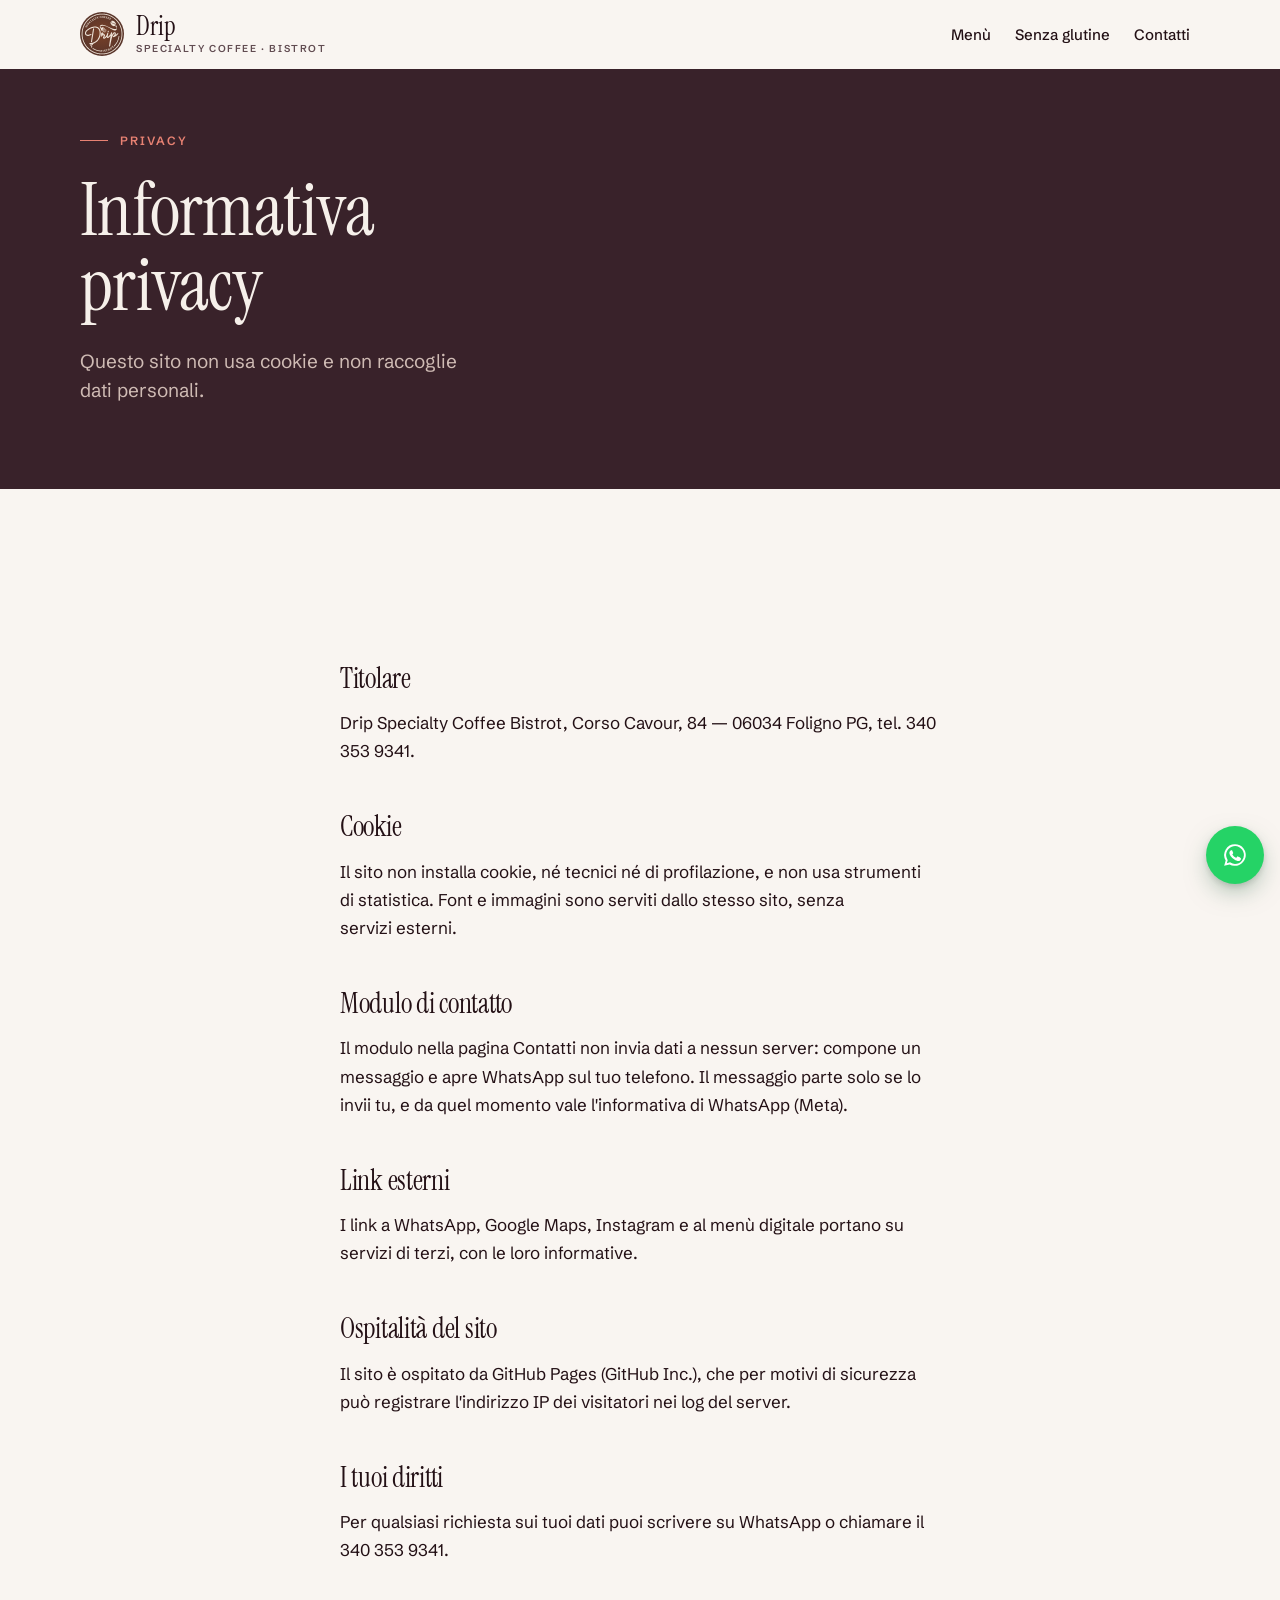
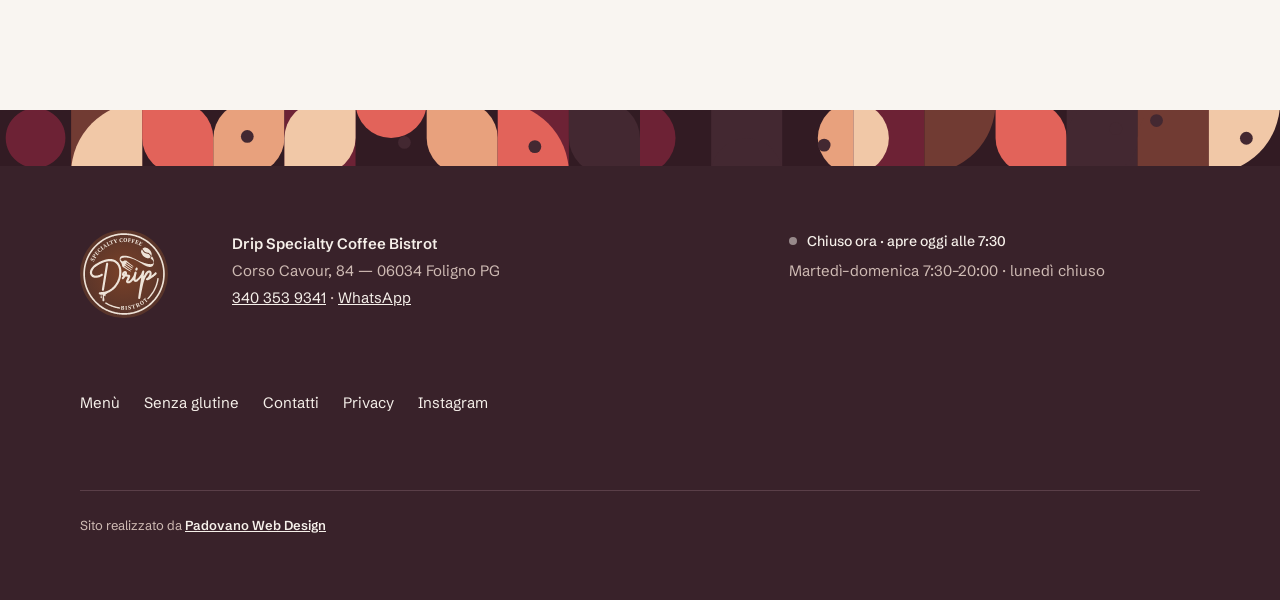
<file: privacy.html>
<!doctype html>
<html lang="it" class="no-js">
<head>
<meta charset="utf-8">
<script>document.documentElement.className="js"</script>
<meta name="viewport" content="width=device-width, initial-scale=1, viewport-fit=cover">
<title>Privacy | Drip Specialty Coffee Bistrot</title>
<meta name="description" content="Informativa privacy del sito di Drip Specialty Coffee Bistrot, Foligno.">
<meta name="robots" content="noindex, nofollow">
<link rel="canonical" href="https://chripav09-del.github.io/DripFoligno/privacy.html">
<meta name="theme-color" content="#3A232B">
<meta property="og:type" content="website">
<meta property="og:locale" content="it_IT">
<meta property="og:site_name" content="Drip Specialty Coffee Bistrot">
<meta property="og:title" content="Privacy | Drip Specialty Coffee Bistrot">
<meta property="og:description" content="Informativa privacy del sito di Drip Specialty Coffee Bistrot, Foligno.">
<meta property="og:url" content="https://chripav09-del.github.io/DripFoligno/privacy.html">
<meta property="og:image" content="https://chripav09-del.github.io/DripFoligno/og-image.jpg">
<meta property="og:image:width" content="1200">
<meta property="og:image:height" content="630">
<meta name="twitter:card" content="summary_large_image">
<link rel="icon" href="favicon.ico" sizes="any">
<link rel="icon" href="favicon.svg" type="image/svg+xml">
<link rel="apple-touch-icon" href="apple-touch-icon.png">
<link rel="manifest" href="site.webmanifest">
<link rel="preload" href="fonts/instrument.woff2" as="font" type="font/woff2" crossorigin>
<link rel="preload" href="fonts/schibsted.woff2" as="font" type="font/woff2" crossorigin>
<link rel="stylesheet" href="css/base.css?v=202610020740">
<link rel="stylesheet" href="css/blocks.css?v=202610020740">
<script type="application/ld+json">{"@context": "https://schema.org", "@type": "CafeOrCoffeeShop", "@id": "https://chripav09-del.github.io/DripFoligno/#drip", "name": "Drip Specialty Coffee Bistrot", "alternateName": "Drip Specialty Coffee", "url": "https://chripav09-del.github.io/DripFoligno/", "image": "https://chripav09-del.github.io/DripFoligno/og-image.jpg", "logo": "https://chripav09-del.github.io/DripFoligno/icon-512.png", "description": "Caffetteria specialty e bistrot nel centro di Foligno: caffè monorigine in espresso o filtro, colazioni, brunch e pranzi fatti in casa, dolci e piatti disponibili anche senza glutine.", "telephone": "+39 340 353 9341", "address": {"@type": "PostalAddress", "streetAddress": "Corso Camillo Benso Conte di Cavour, 84", "postalCode": "06034", "addressLocality": "Foligno", "addressRegion": "PG", "addressCountry": "IT"}, "geo": {"@type": "GeoCoordinates", "latitude": 42.95385, "longitude": 12.70556}, "openingHoursSpecification": [{"@type": "OpeningHoursSpecification", "dayOfWeek": ["Tuesday", "Wednesday", "Thursday", "Friday", "Saturday", "Sunday"], "opens": "07:30", "closes": "20:00"}], "servesCuisine": ["Caffè specialty", "Colazioni", "Brunch", "Dolci fatti in casa"], "hasMenu": "https://chripav09-del.github.io/DripFoligno/menu.html", "hasMap": "https://www.google.com/maps/place/Drip+Specialty+Coffee+Bistrot/@42.9538521,12.7055634,17z/data=!4m6!3m5!1s0x132e851456a54751:0x4e2ced34477c55ed!8m2!3d42.9538521!4d12.7055634", "sameAs": ["https://www.instagram.com/drip.specialtycoffee/", "https://www.facebook.com/people/Drip-Specialty-Coffee/100095455901990/"], "areaServed": "Foligno", "foundingDate": "2023-09-01"}</script>
<script type="module" src="js/main.js?v=202610020740"></script>
</head>
<body>
<a class="skip" href="#contenuto">Vai al contenuto</a>
<header class="top">
  <div class="wrap top__in">
    <a class="marchio" href="./" aria-label="Drip Specialty Coffee Bistrot, home"><img src="img/drip-badge.svg" width="44" height="44" alt=""><span>Drip<small>specialty coffee · bistrot</small></span></a>
    <nav class="nav" aria-label="Principale"><a href="menu.html">Menù</a><a href="senza-glutine.html">Senza glutine</a><a href="contatti.html">Contatti</a></nav>
  </div>
</header>
<main id="contenuto">

<section class="ptesta ptesta--breve" aria-labelledby="h1"><div class="wrap"><p class="kicker">Privacy</p><h1 id="h1">Informativa privacy</h1>
<p class="lead">Questo sito non usa cookie e non raccoglie dati personali.</p></div></section>
<section class="sez"><div class="wrap prosa">
  <h2>Titolare</h2><p>Drip Specialty Coffee Bistrot, Corso Cavour, 84 — 06034 Foligno PG, tel. 340 353 9341.</p>
  <!-- RAGIONE SOCIALE E P.IVA DA CHIEDERE (TODO-CLIENTE n.9) -->
  <h2>Cookie</h2><p>Il sito non installa cookie, né tecnici né di profilazione, e non usa strumenti di statistica. Font e immagini sono serviti dallo stesso sito, senza servizi esterni.</p>
  <h2>Modulo di contatto</h2><p>Il modulo nella pagina Contatti non invia dati a nessun server: compone un messaggio e apre WhatsApp sul tuo telefono. Il messaggio parte solo se lo invii tu, e da quel momento vale l'informativa di WhatsApp (Meta).</p>
  <h2>Link esterni</h2><p>I link a WhatsApp, Google Maps, Instagram e al menù digitale portano su servizi di terzi, con le loro informative.</p>
  <h2>Ospitalità del sito</h2><p>Il sito è ospitato da GitHub Pages (GitHub Inc.), che per motivi di sicurezza può registrare l'indirizzo IP dei visitatori nei log del server.</p>
  <h2>I tuoi diritti</h2><p>Per qualsiasi richiesta sui tuoi dati puoi scrivere su WhatsApp o chiamare il 340 353 9341.</p>
</div></section>
</main>
<footer class="piede">
  <div class="mosaico mosaico--striscia" data-mosaico data-m="8,1" data-d="18,1" data-seme="7"></div>
  <div class="wrap piede__in">
    <div class="piede__marchio"><img src="img/drip-badge.svg" width="88" height="88" alt="Logo di Drip Specialty Coffee Bistrot" loading="lazy"></div>
    <address>
      <strong>Drip Specialty Coffee Bistrot</strong><br>Corso Cavour, 84 — 06034 Foligno PG<br>
      <a href="tel:+393403539341">340 353 9341</a> · <a href="https://wa.me/393403539341?text=Ciao%20Roberto%21%20Ti%20scrivo%20dal%20sito%20di%20Drip%3A%20" target="_blank" rel="noopener">WhatsApp</a>
    </address>
    <div><p class="stato stato--piede" data-stato><span class="stato__punto" aria-hidden="true"></span>Martedì–domenica 7:30–20:00 · lunedì chiuso</p><p>Martedì–domenica 7:30–20:00 · lunedì chiuso</p></div>
    <!-- RAGIONE SOCIALE E P.IVA DA CHIEDERE (TODO-CLIENTE n.9) -->
    <nav class="piede__link" aria-label="Pagine">
      <a href="menu.html">Menù</a><a href="senza-glutine.html">Senza glutine</a><a href="contatti.html">Contatti</a><a href="privacy.html">Privacy</a><a href="https://www.instagram.com/drip.specialtycoffee/" target="_blank" rel="noopener">Instagram</a>
    </nav>
    <p class="firma">Sito realizzato da <a href="https://padovanowebdesign.it" target="_blank" rel="noopener">Padovano Web Design</a></p>
  </div>
</footer>
<a class="wa-float" href="https://wa.me/393403539341?text=Ciao%20Roberto%21%20Ti%20scrivo%20dal%20sito%20di%20Drip%3A%20" target="_blank" rel="noopener" aria-label="Scrivi a Drip su WhatsApp"><svg viewBox="0 0 24 24" aria-hidden="true" fill="currentColor"><path d="M12 2a10 10 0 0 0-8.6 15.1L2 22l5-1.3A10 10 0 1 0 12 2Zm0 18.2a8.2 8.2 0 0 1-4.2-1.2l-.3-.2-3 .8.8-2.9-.2-.3A8.2 8.2 0 1 1 12 20.2Zm4.5-6.1c-.2-.1-1.5-.7-1.7-.8-.2-.1-.4-.1-.6.1l-.8 1c-.1.2-.3.2-.5.1a6.7 6.7 0 0 1-3.3-2.9c-.3-.4.3-.4.7-1.3.1-.2 0-.3 0-.4l-.8-1.8c-.2-.5-.4-.4-.6-.4h-.5a1 1 0 0 0-.7.3 3 3 0 0 0-.9 2.2 5.2 5.2 0 0 0 1.1 2.7 11.8 11.8 0 0 0 4.5 4c1.7.7 2.3.8 3.2.6.5-.1 1.5-.6 1.7-1.2.2-.6.2-1.1.2-1.2-.1-.1-.3-.2-.5-.3Z"/></svg><span>Scrivici</span></a>
</body>
</html>
</file>
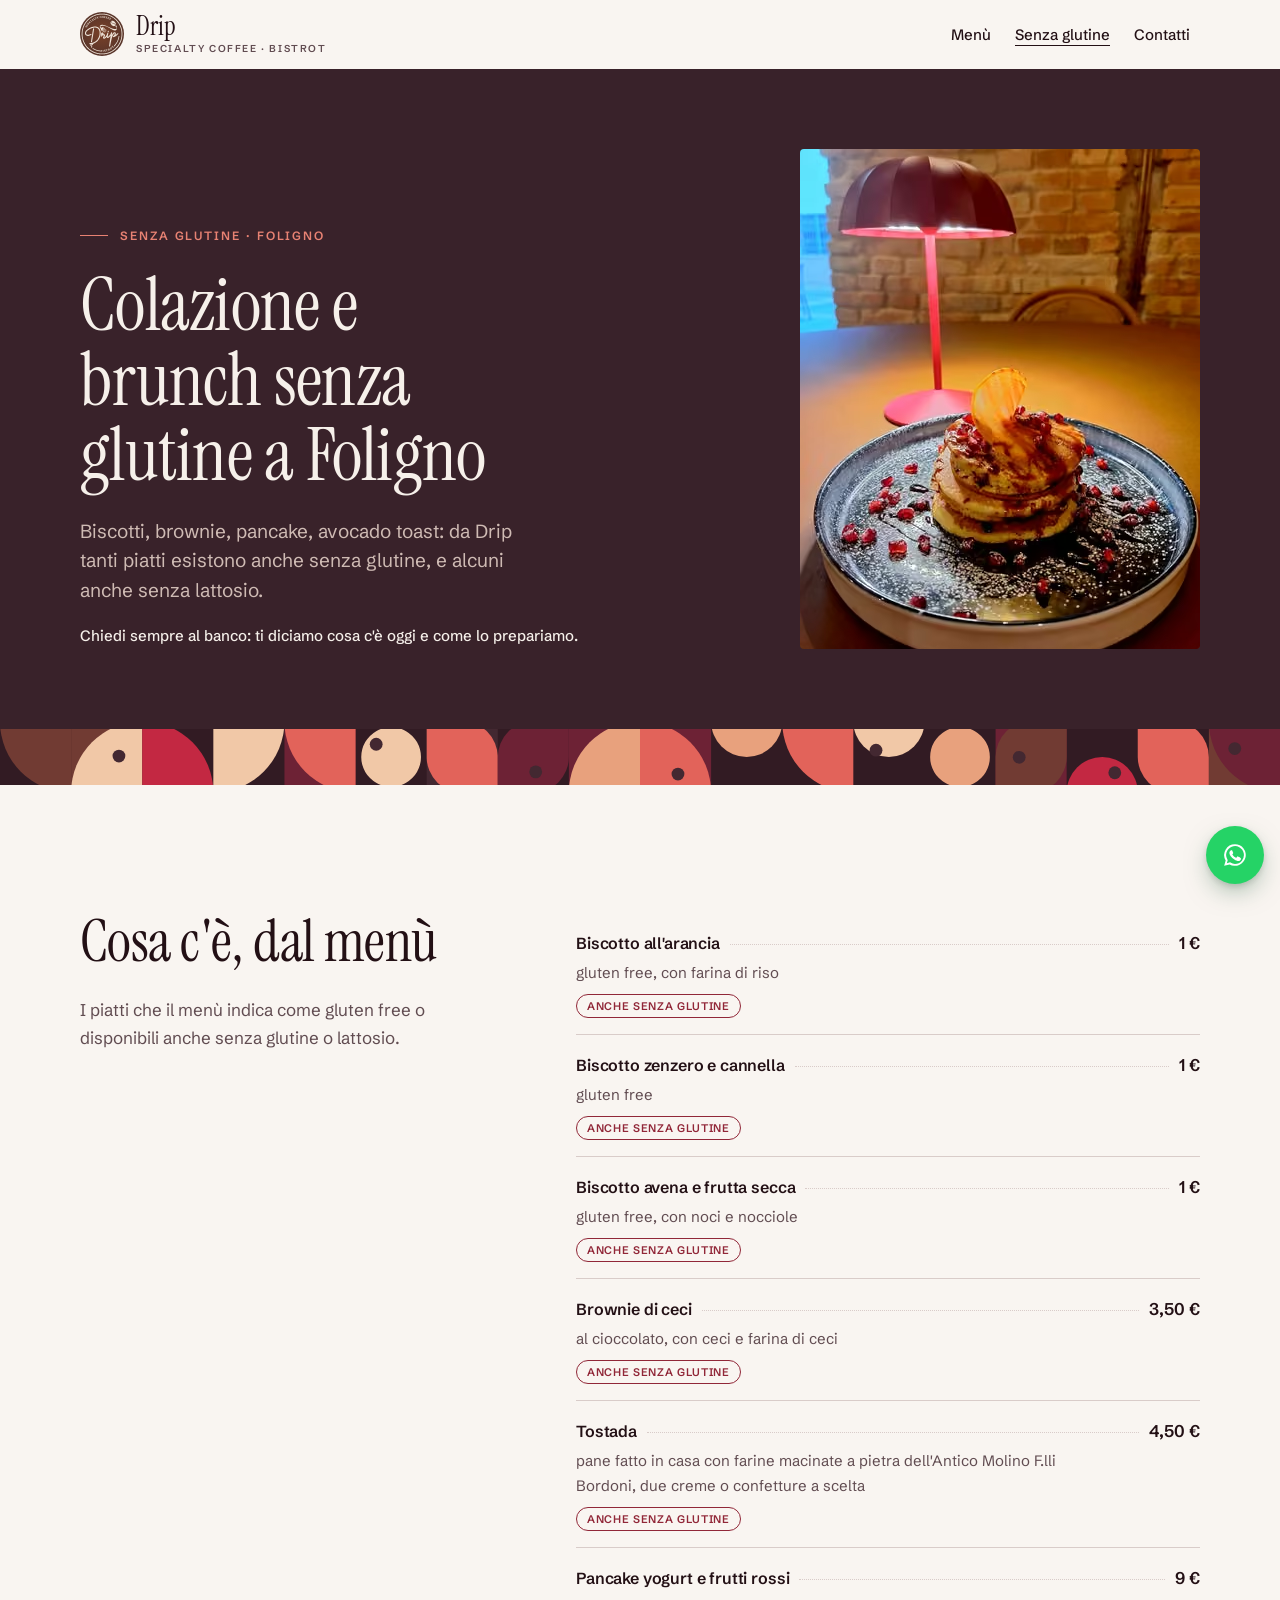
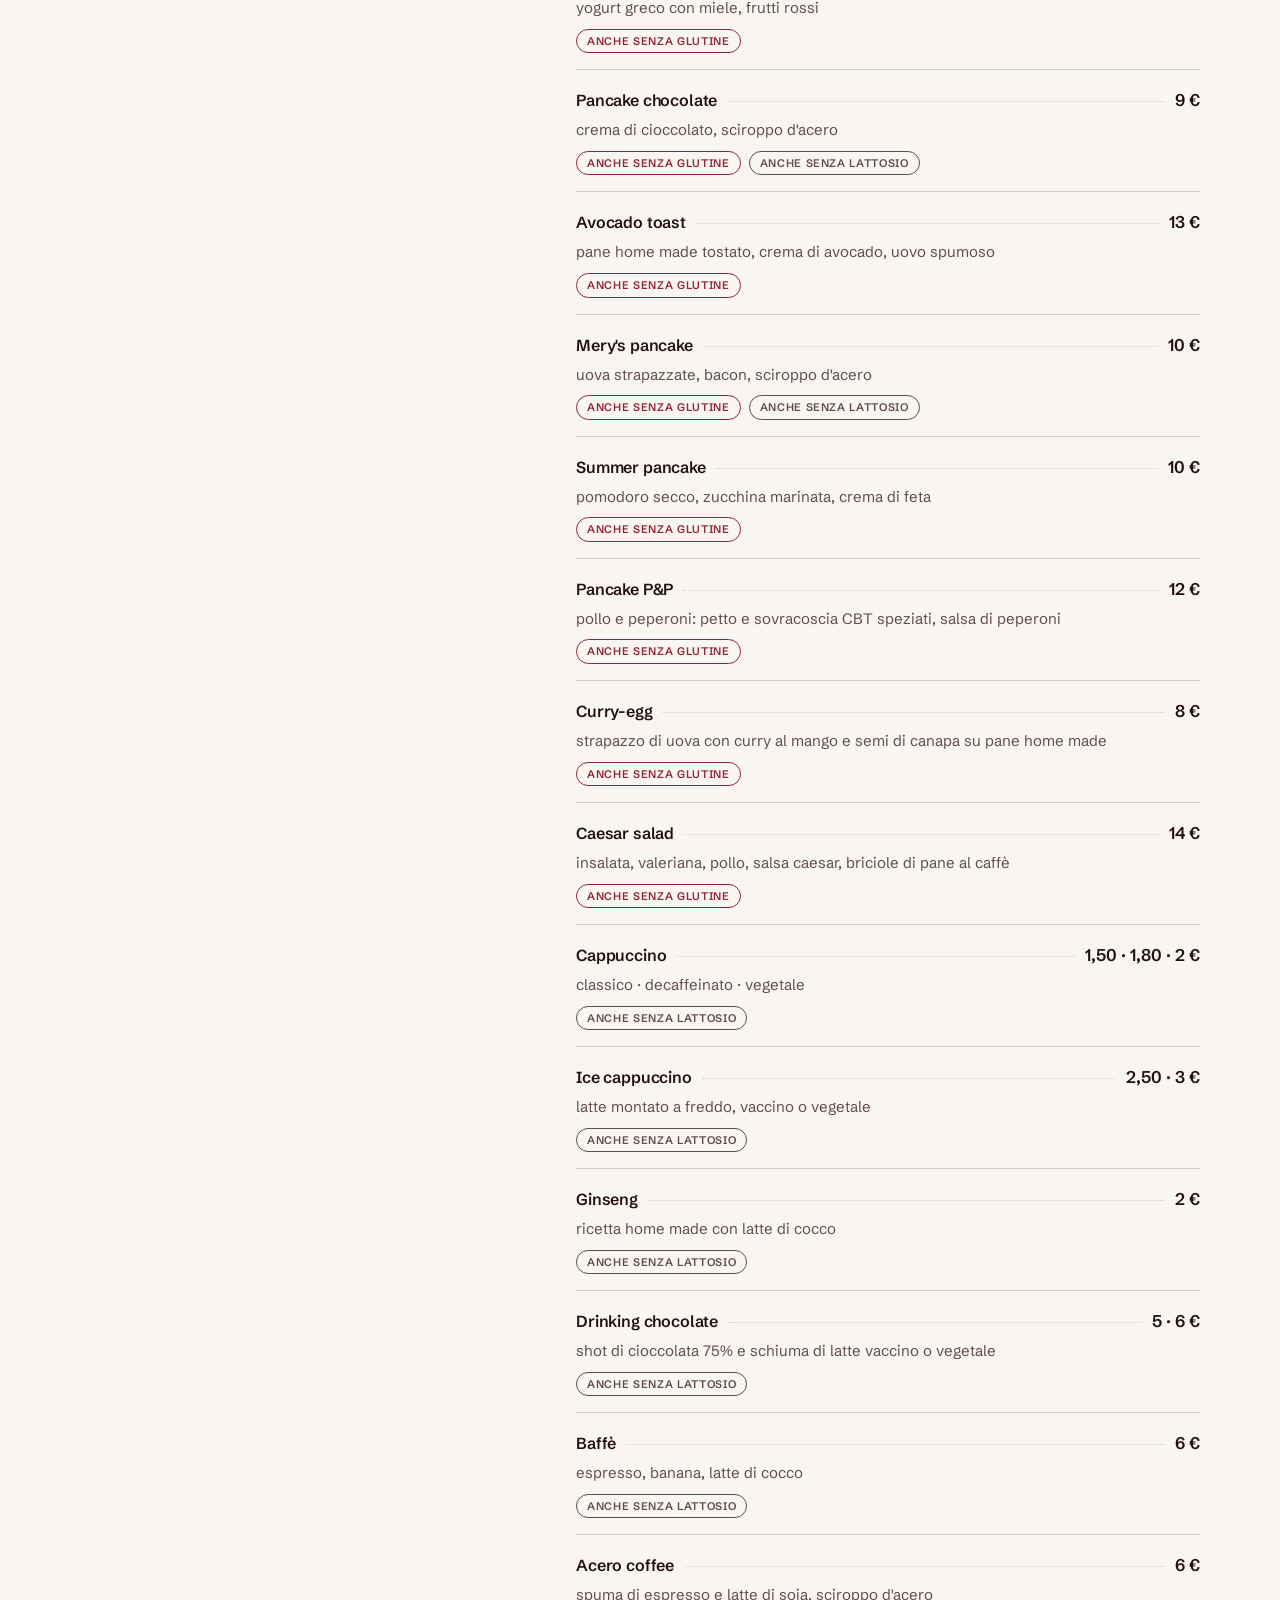
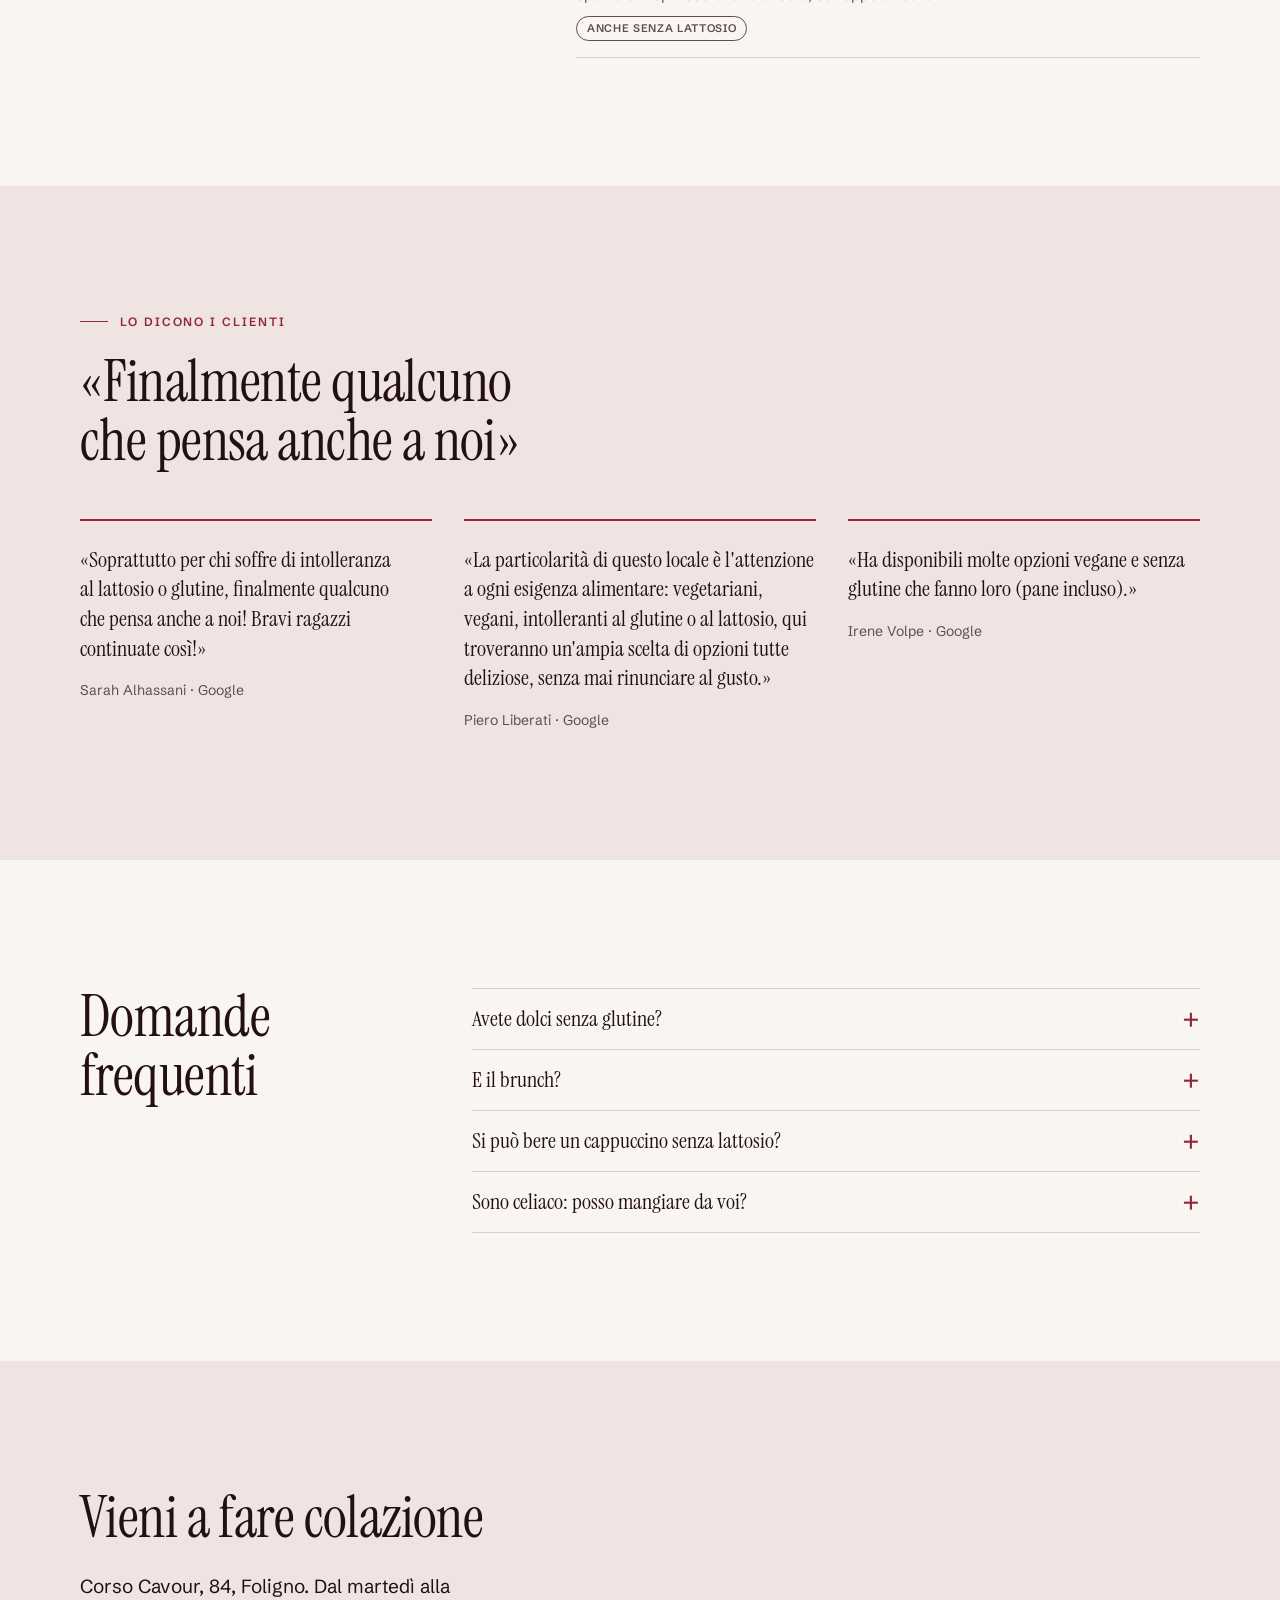
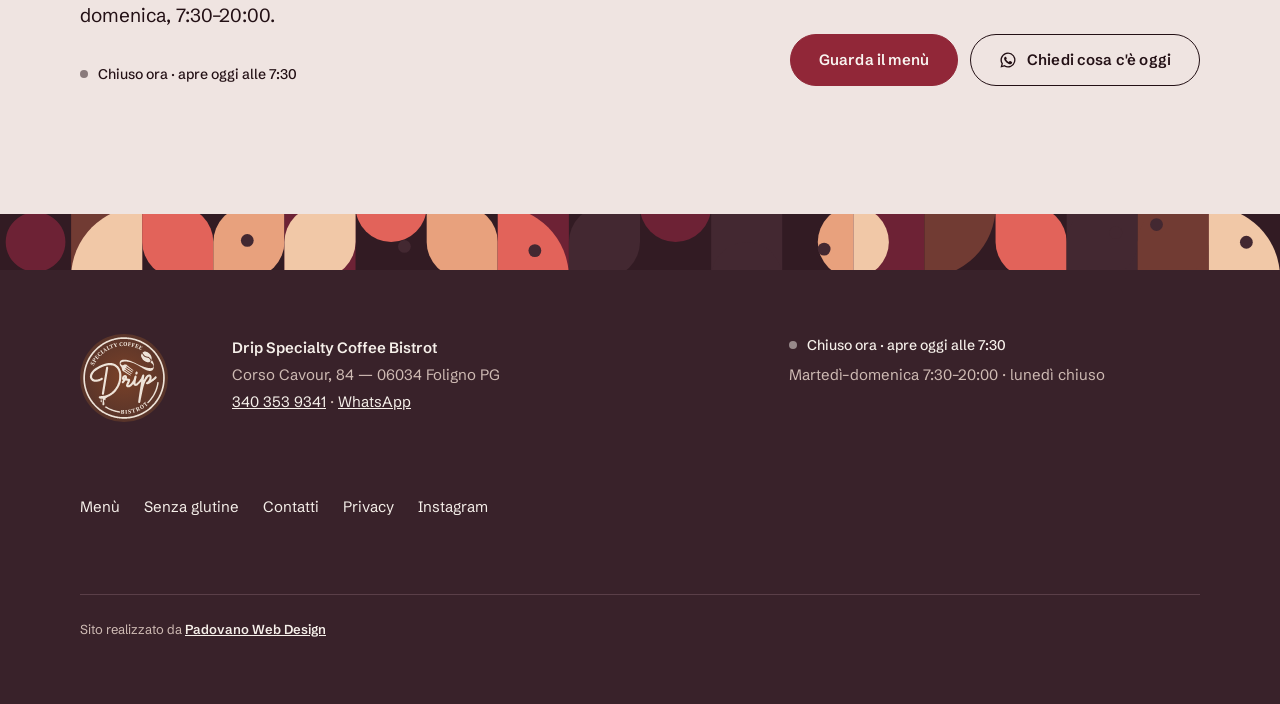
<file: senza-glutine.html>
<!doctype html>
<html lang="it" class="no-js">
<head>
<meta charset="utf-8">
<script>document.documentElement.className="js"</script>
<meta name="viewport" content="width=device-width, initial-scale=1, viewport-fit=cover">
<title>Colazione senza glutine a Foligno | Drip Specialty Coffee</title>
<meta name="description" content="Dolci, colazioni e brunch anche senza glutine e senza lattosio, con caffè specialty. Drip, Corso Cavour 84, Foligno: chiedi al banco cosa c&#x27;è oggi.">
<meta name="robots" content="noindex, nofollow">
<link rel="canonical" href="https://chripav09-del.github.io/DripFoligno/senza-glutine.html">
<meta name="theme-color" content="#3A232B">
<meta property="og:type" content="website">
<meta property="og:locale" content="it_IT">
<meta property="og:site_name" content="Drip Specialty Coffee Bistrot">
<meta property="og:title" content="Colazione senza glutine a Foligno | Drip Specialty Coffee">
<meta property="og:description" content="Dolci, colazioni e brunch anche senza glutine e senza lattosio, con caffè specialty. Drip, Corso Cavour 84, Foligno: chiedi al banco cosa c&#x27;è oggi.">
<meta property="og:url" content="https://chripav09-del.github.io/DripFoligno/senza-glutine.html">
<meta property="og:image" content="https://chripav09-del.github.io/DripFoligno/og-image.jpg">
<meta property="og:image:width" content="1200">
<meta property="og:image:height" content="630">
<meta name="twitter:card" content="summary_large_image">
<link rel="icon" href="favicon.ico" sizes="any">
<link rel="icon" href="favicon.svg" type="image/svg+xml">
<link rel="apple-touch-icon" href="apple-touch-icon.png">
<link rel="manifest" href="site.webmanifest">
<link rel="preload" href="fonts/instrument.woff2" as="font" type="font/woff2" crossorigin>
<link rel="preload" href="fonts/schibsted.woff2" as="font" type="font/woff2" crossorigin>
<link rel="stylesheet" href="css/base.css?v=202610020740">
<link rel="stylesheet" href="css/blocks.css?v=202610020740">
<script type="application/ld+json">{"@context": "https://schema.org", "@type": "CafeOrCoffeeShop", "@id": "https://chripav09-del.github.io/DripFoligno/#drip", "name": "Drip Specialty Coffee Bistrot", "alternateName": "Drip Specialty Coffee", "url": "https://chripav09-del.github.io/DripFoligno/", "image": "https://chripav09-del.github.io/DripFoligno/og-image.jpg", "logo": "https://chripav09-del.github.io/DripFoligno/icon-512.png", "description": "Caffetteria specialty e bistrot nel centro di Foligno: caffè monorigine in espresso o filtro, colazioni, brunch e pranzi fatti in casa, dolci e piatti disponibili anche senza glutine.", "telephone": "+39 340 353 9341", "address": {"@type": "PostalAddress", "streetAddress": "Corso Camillo Benso Conte di Cavour, 84", "postalCode": "06034", "addressLocality": "Foligno", "addressRegion": "PG", "addressCountry": "IT"}, "geo": {"@type": "GeoCoordinates", "latitude": 42.95385, "longitude": 12.70556}, "openingHoursSpecification": [{"@type": "OpeningHoursSpecification", "dayOfWeek": ["Tuesday", "Wednesday", "Thursday", "Friday", "Saturday", "Sunday"], "opens": "07:30", "closes": "20:00"}], "servesCuisine": ["Caffè specialty", "Colazioni", "Brunch", "Dolci fatti in casa"], "hasMenu": "https://chripav09-del.github.io/DripFoligno/menu.html", "hasMap": "https://www.google.com/maps/place/Drip+Specialty+Coffee+Bistrot/@42.9538521,12.7055634,17z/data=!4m6!3m5!1s0x132e851456a54751:0x4e2ced34477c55ed!8m2!3d42.9538521!4d12.7055634", "sameAs": ["https://www.instagram.com/drip.specialtycoffee/", "https://www.facebook.com/people/Drip-Specialty-Coffee/100095455901990/"], "areaServed": "Foligno", "foundingDate": "2023-09-01"}</script><script type="application/ld+json">{"@context": "https://schema.org", "@type": "FAQPage", "mainEntity": [{"@type": "Question", "name": "Avete dolci senza glutine?", "acceptedAnswer": {"@type": "Answer", "text": "Sì: in vetrina trovi biscotti all'arancia con farina di riso, zenzero e cannella, avena e frutta secca, e il brownie di ceci. Tostada e pancake si preparano anche senza glutine."}}, {"@type": "Question", "name": "E il brunch?", "acceptedAnswer": {"@type": "Answer", "text": "Avocado toast, curry-egg, Mery's pancake, summer pancake, pancake P&P e caesar salad sono disponibili anche senza glutine. Il pane è fatto in casa."}}, {"@type": "Question", "name": "Si può bere un cappuccino senza lattosio?", "acceptedAnswer": {"@type": "Answer", "text": "Sì, con latte vegetale: soia, cocco, avena o mandorla. Anche ginseng, drinking chocolate, baffè e acero coffee si fanno con latte vegetale."}}, {"@type": "Question", "name": "Sono celiaco: posso mangiare da voi?", "acceptedAnswer": {"@type": "Answer", "text": "Prima di ordinare chiedi al banco: ti spieghiamo come prepariamo ogni piatto, così decidi tu con tutte le informazioni."}}]}</script>
<script type="module" src="js/main.js?v=202610020740"></script>
</head>
<body>
<a class="skip" href="#contenuto">Vai al contenuto</a>
<header class="top">
  <div class="wrap top__in">
    <a class="marchio" href="./" aria-label="Drip Specialty Coffee Bistrot, home"><img src="img/drip-badge.svg" width="44" height="44" alt=""><span>Drip<small>specialty coffee · bistrot</small></span></a>
    <nav class="nav" aria-label="Principale"><a href="menu.html">Menù</a><a href="senza-glutine.html" aria-current=page>Senza glutine</a><a href="contatti.html">Contatti</a></nav>
  </div>
</header>
<main id="contenuto">

<section class="ptesta ptesta--sg" aria-labelledby="h1">
  <div class="wrap ptesta__in">
    <div><p class="kicker">Senza glutine · Foligno</p><h1 id="h1">Colazione e brunch senza glutine a Foligno</h1>
    <p class="lead">Biscotti, brownie, pancake, avocado toast: da Drip tanti piatti esistono anche senza glutine, e alcuni anche senza lattosio.</p>
    <p class="sg__nota">Chiedi sempre al banco: ti diciamo cosa c'è oggi e come lo prepariamo.</p></div>
    <picture class="ptesta__foto"><source type="image/avif" srcset="img/pancake-melograno-400.avif 400w, img/pancake-melograno-640.avif 640w, img/pancake-melograno-900.avif 900w" sizes="(min-width: 900px) 320px, 40vw"><source type="image/webp" srcset="img/pancake-melograno-400.webp 400w, img/pancake-melograno-640.webp 640w, img/pancake-melograno-900.webp 900w" sizes="(min-width: 900px) 320px, 40vw"><img src="img/pancake-melograno-640.jpg" width="640" height="853" alt="Pancake con melograno sotto la lampada bordeaux" fetchpriority="high" decoding="async"></picture>
  </div>
  <div class="mosaico mosaico--striscia" data-mosaico data-m="8,1" data-d="18,1" data-seme="5"></div>
</section>
<section class="sez" aria-labelledby="h-lista">
  <div class="wrap sgp">
    <div><h2 id="h-lista">Cosa c'è, dal menù</h2>
    <p class="promessa">I piatti che il menù indica come gluten free o disponibili anche senza glutine o lattosio.</p></div>
    <ul class="menu sgp__lista"><li class="voce" data-g="1" data-l="0"><div class="voce__riga"><h3>Biscotto all&#x27;arancia</h3><span class="voce__punti" aria-hidden="true"></span><span class="voce__prezzo">1 €</span></div><p>gluten free, con farina di riso</p><span class="tag tag--g">anche senza glutine</span></li><li class="voce" data-g="1" data-l="0"><div class="voce__riga"><h3>Biscotto zenzero e cannella</h3><span class="voce__punti" aria-hidden="true"></span><span class="voce__prezzo">1 €</span></div><p>gluten free</p><span class="tag tag--g">anche senza glutine</span></li><li class="voce" data-g="1" data-l="0"><div class="voce__riga"><h3>Biscotto avena e frutta secca</h3><span class="voce__punti" aria-hidden="true"></span><span class="voce__prezzo">1 €</span></div><p>gluten free, con noci e nocciole</p><span class="tag tag--g">anche senza glutine</span></li><li class="voce" data-g="1" data-l="0"><div class="voce__riga"><h3>Brownie di ceci</h3><span class="voce__punti" aria-hidden="true"></span><span class="voce__prezzo">3,50 €</span></div><p>al cioccolato, con ceci e farina di ceci</p><span class="tag tag--g">anche senza glutine</span></li><li class="voce" data-g="1" data-l="0"><div class="voce__riga"><h3>Tostada</h3><span class="voce__punti" aria-hidden="true"></span><span class="voce__prezzo">4,50 €</span></div><p>pane fatto in casa con farine macinate a pietra dell&#x27;Antico Molino F.lli Bordoni, due creme o confetture a scelta</p><span class="tag tag--g">anche senza glutine</span></li><li class="voce" data-g="1" data-l="0"><div class="voce__riga"><h3>Pancake yogurt e frutti rossi</h3><span class="voce__punti" aria-hidden="true"></span><span class="voce__prezzo">9 €</span></div><p>yogurt greco con miele, frutti rossi</p><span class="tag tag--g">anche senza glutine</span></li><li class="voce" data-g="1" data-l="1"><div class="voce__riga"><h3>Pancake chocolate</h3><span class="voce__punti" aria-hidden="true"></span><span class="voce__prezzo">9 €</span></div><p>crema di cioccolato, sciroppo d&#x27;acero</p><span class="tag tag--g">anche senza glutine</span><span class="tag tag--l">anche senza lattosio</span></li><li class="voce" data-g="1" data-l="0"><div class="voce__riga"><h3>Avocado toast</h3><span class="voce__punti" aria-hidden="true"></span><span class="voce__prezzo">13 €</span></div><p>pane home made tostato, crema di avocado, uovo spumoso</p><span class="tag tag--g">anche senza glutine</span></li><li class="voce" data-g="1" data-l="1"><div class="voce__riga"><h3>Mery&#x27;s pancake</h3><span class="voce__punti" aria-hidden="true"></span><span class="voce__prezzo">10 €</span></div><p>uova strapazzate, bacon, sciroppo d&#x27;acero</p><span class="tag tag--g">anche senza glutine</span><span class="tag tag--l">anche senza lattosio</span></li><li class="voce" data-g="1" data-l="0"><div class="voce__riga"><h3>Summer pancake</h3><span class="voce__punti" aria-hidden="true"></span><span class="voce__prezzo">10 €</span></div><p>pomodoro secco, zucchina marinata, crema di feta</p><span class="tag tag--g">anche senza glutine</span></li><li class="voce" data-g="1" data-l="0"><div class="voce__riga"><h3>Pancake P&amp;P</h3><span class="voce__punti" aria-hidden="true"></span><span class="voce__prezzo">12 €</span></div><p>pollo e peperoni: petto e sovracoscia CBT speziati, salsa di peperoni</p><span class="tag tag--g">anche senza glutine</span></li><li class="voce" data-g="1" data-l="0"><div class="voce__riga"><h3>Curry-egg</h3><span class="voce__punti" aria-hidden="true"></span><span class="voce__prezzo">8 €</span></div><p>strapazzo di uova con curry al mango e semi di canapa su pane home made</p><span class="tag tag--g">anche senza glutine</span></li><li class="voce" data-g="1" data-l="0"><div class="voce__riga"><h3>Caesar salad</h3><span class="voce__punti" aria-hidden="true"></span><span class="voce__prezzo">14 €</span></div><p>insalata, valeriana, pollo, salsa caesar, briciole di pane al caffè</p><span class="tag tag--g">anche senza glutine</span></li><li class="voce" data-g="0" data-l="1"><div class="voce__riga"><h3>Cappuccino</h3><span class="voce__punti" aria-hidden="true"></span><span class="voce__prezzo">1,50 · 1,80 · 2 €</span></div><p>classico · decaffeinato · vegetale</p><span class="tag tag--l">anche senza lattosio</span></li><li class="voce" data-g="0" data-l="1"><div class="voce__riga"><h3>Ice cappuccino</h3><span class="voce__punti" aria-hidden="true"></span><span class="voce__prezzo">2,50 · 3 €</span></div><p>latte montato a freddo, vaccino o vegetale</p><span class="tag tag--l">anche senza lattosio</span></li><li class="voce" data-g="0" data-l="1"><div class="voce__riga"><h3>Ginseng</h3><span class="voce__punti" aria-hidden="true"></span><span class="voce__prezzo">2 €</span></div><p>ricetta home made con latte di cocco</p><span class="tag tag--l">anche senza lattosio</span></li><li class="voce" data-g="0" data-l="1"><div class="voce__riga"><h3>Drinking chocolate</h3><span class="voce__punti" aria-hidden="true"></span><span class="voce__prezzo">5 · 6 €</span></div><p>shot di cioccolata 75% e schiuma di latte vaccino o vegetale</p><span class="tag tag--l">anche senza lattosio</span></li><li class="voce" data-g="0" data-l="1"><div class="voce__riga"><h3>Baffè</h3><span class="voce__punti" aria-hidden="true"></span><span class="voce__prezzo">6 €</span></div><p>espresso, banana, latte di cocco</p><span class="tag tag--l">anche senza lattosio</span></li><li class="voce" data-g="0" data-l="1"><div class="voce__riga"><h3>Acero coffee</h3><span class="voce__punti" aria-hidden="true"></span><span class="voce__prezzo">6 €</span></div><p>spuma di espresso e latte di soia, sciroppo d&#x27;acero</p><span class="tag tag--l">anche senza lattosio</span></li></ul>
  </div>
</section>
<section class="sez sez--sg" aria-labelledby="h-voci">
  <div class="wrap">
    <div class="testa"><p class="kicker">Lo dicono i clienti</p><h2 id="h-voci">«Finalmente qualcuno che pensa anche a noi»</h2></div>
    <ul class="voci"><li><figure><blockquote><p>«Soprattutto per chi soffre di intolleranza al lattosio o glutine, finalmente qualcuno che pensa anche a noi! Bravi ragazzi continuate così!»</p></blockquote><figcaption>Sarah Alhassani · Google</figcaption></figure></li><li><figure><blockquote><p>«La particolarità di questo locale è l&#x27;attenzione a ogni esigenza alimentare: vegetariani, vegani, intolleranti al glutine o al lattosio, qui troveranno un&#x27;ampia scelta di opzioni tutte deliziose, senza mai rinunciare al gusto.»</p></blockquote><figcaption>Piero Liberati · Google</figcaption></figure></li><li><figure><blockquote><p>«Ha disponibili molte opzioni vegane e senza glutine che fanno loro (pane incluso).»</p></blockquote><figcaption>Irene Volpe · Google</figcaption></figure></li></ul>
  </div>
</section>
<section class="sez" aria-labelledby="h-faq">
  <div class="wrap faq">
    <h2 id="h-faq">Domande frequenti</h2>
    <div><details><summary>Avete dolci senza glutine?</summary><p>Sì: in vetrina trovi biscotti all'arancia con farina di riso, zenzero e cannella, avena e frutta secca, e il brownie di ceci. Tostada e pancake si preparano anche senza glutine.</p></details><details><summary>E il brunch?</summary><p>Avocado toast, curry-egg, Mery's pancake, summer pancake, pancake P&P e caesar salad sono disponibili anche senza glutine. Il pane è fatto in casa.</p></details><details><summary>Si può bere un cappuccino senza lattosio?</summary><p>Sì, con latte vegetale: soia, cocco, avena o mandorla. Anche ginseng, drinking chocolate, baffè e acero coffee si fanno con latte vegetale.</p></details><details><summary>Sono celiaco: posso mangiare da voi?</summary><p>Prima di ordinare chiedi al banco: ti spieghiamo come prepariamo ogni piatto, così decidi tu con tutte le informazioni.</p></details></div>
  </div>
</section>
<section class="sez sez--fine" aria-labelledby="h-fine">
  <div class="wrap fine">
    <div><h2 id="h-fine">Vieni a fare colazione</h2><p class="lead">Corso Cavour, 84, Foligno. Dal martedì alla domenica, 7:30–20:00.</p><p class="stato " data-stato><span class="stato__punto" aria-hidden="true"></span>Martedì–domenica 7:30–20:00 · lunedì chiuso</p></div>
    <div class="fine__azioni"><a class="btn" href="menu.html">Guarda il menù</a><a class="btn btn--line" href="https://wa.me/393403539341?text=Ciao%20Roberto%21%20Vorrei%20sapere%20cosa%20c%27%C3%A8%20oggi%20senza%20glutine%3A%20" target="_blank" rel="noopener"><svg viewBox="0 0 24 24" aria-hidden="true" fill="currentColor"><path d="M12 2a10 10 0 0 0-8.6 15.1L2 22l5-1.3A10 10 0 1 0 12 2Zm0 18.2a8.2 8.2 0 0 1-4.2-1.2l-.3-.2-3 .8.8-2.9-.2-.3A8.2 8.2 0 1 1 12 20.2Zm4.5-6.1c-.2-.1-1.5-.7-1.7-.8-.2-.1-.4-.1-.6.1l-.8 1c-.1.2-.3.2-.5.1a6.7 6.7 0 0 1-3.3-2.9c-.3-.4.3-.4.7-1.3.1-.2 0-.3 0-.4l-.8-1.8c-.2-.5-.4-.4-.6-.4h-.5a1 1 0 0 0-.7.3 3 3 0 0 0-.9 2.2 5.2 5.2 0 0 0 1.1 2.7 11.8 11.8 0 0 0 4.5 4c1.7.7 2.3.8 3.2.6.5-.1 1.5-.6 1.7-1.2.2-.6.2-1.1.2-1.2-.1-.1-.3-.2-.5-.3Z"/></svg>Chiedi cosa c'è oggi</a></div>
  </div>
</section>
</main>
<footer class="piede">
  <div class="mosaico mosaico--striscia" data-mosaico data-m="8,1" data-d="18,1" data-seme="7"></div>
  <div class="wrap piede__in">
    <div class="piede__marchio"><img src="img/drip-badge.svg" width="88" height="88" alt="Logo di Drip Specialty Coffee Bistrot" loading="lazy"></div>
    <address>
      <strong>Drip Specialty Coffee Bistrot</strong><br>Corso Cavour, 84 — 06034 Foligno PG<br>
      <a href="tel:+393403539341">340 353 9341</a> · <a href="https://wa.me/393403539341?text=Ciao%20Roberto%21%20Ti%20scrivo%20dal%20sito%20di%20Drip%3A%20" target="_blank" rel="noopener">WhatsApp</a>
    </address>
    <div><p class="stato stato--piede" data-stato><span class="stato__punto" aria-hidden="true"></span>Martedì–domenica 7:30–20:00 · lunedì chiuso</p><p>Martedì–domenica 7:30–20:00 · lunedì chiuso</p></div>
    <!-- RAGIONE SOCIALE E P.IVA DA CHIEDERE (TODO-CLIENTE n.9) -->
    <nav class="piede__link" aria-label="Pagine">
      <a href="menu.html">Menù</a><a href="senza-glutine.html">Senza glutine</a><a href="contatti.html">Contatti</a><a href="privacy.html">Privacy</a><a href="https://www.instagram.com/drip.specialtycoffee/" target="_blank" rel="noopener">Instagram</a>
    </nav>
    <p class="firma">Sito realizzato da <a href="https://padovanowebdesign.it" target="_blank" rel="noopener">Padovano Web Design</a></p>
  </div>
</footer>
<a class="wa-float" href="https://wa.me/393403539341?text=Ciao%20Roberto%21%20Ti%20scrivo%20dal%20sito%20di%20Drip%3A%20" target="_blank" rel="noopener" aria-label="Scrivi a Drip su WhatsApp"><svg viewBox="0 0 24 24" aria-hidden="true" fill="currentColor"><path d="M12 2a10 10 0 0 0-8.6 15.1L2 22l5-1.3A10 10 0 1 0 12 2Zm0 18.2a8.2 8.2 0 0 1-4.2-1.2l-.3-.2-3 .8.8-2.9-.2-.3A8.2 8.2 0 1 1 12 20.2Zm4.5-6.1c-.2-.1-1.5-.7-1.7-.8-.2-.1-.4-.1-.6.1l-.8 1c-.1.2-.3.2-.5.1a6.7 6.7 0 0 1-3.3-2.9c-.3-.4.3-.4.7-1.3.1-.2 0-.3 0-.4l-.8-1.8c-.2-.5-.4-.4-.6-.4h-.5a1 1 0 0 0-.7.3 3 3 0 0 0-.9 2.2 5.2 5.2 0 0 0 1.1 2.7 11.8 11.8 0 0 0 4.5 4c1.7.7 2.3.8 3.2.6.5-.1 1.5-.6 1.7-1.2.2-.6.2-1.1.2-1.2-.1-.1-.3-.2-.5-.3Z"/></svg><span>Scrivici</span></a>
</body>
</html>
</file>
<file: css/base.css>
/* Drip v2 — token, reset, tipografia. Colori campionati dalle tessere del bancone. */
@font-face{font-family:"Instrument Serif";src:url("../fonts/instrument.woff2") format("woff2");font-weight:400;font-style:normal;font-display:swap}
@font-face{font-family:"Instrument Serif";src:url("../fonts/instrument-italic.woff2") format("woff2");font-weight:400;font-style:italic;font-display:swap}
@font-face{font-family:"Schibsted Grotesk";src:url("../fonts/schibsted.woff2") format("woff2");font-weight:400 800;font-style:normal;font-display:swap}

:root{
  /* tessere del bancone */
  --notte:hsl(345 38% 10%);
  --prugna:hsl(339 25% 18%);
  --vino:hsl(351 48% 25%);
  --cremisi:hsl(350 58% 36%);
  --cremisi-scuro:hsl(350 60% 29%);
  --corallo:hsl(8 56% 58%);
  --corallo-testo:hsl(8 72% 68%); /* corallo leggibile su prugna */
  --pesca:hsl(19 43% 64%);
  --cipria:hsl(11 24% 73%);
  /* fondi chiari */
  --latte:hsl(30 40% 96%);
  --cipria-chiaro:hsl(12 32% 91%);
  --carta:hsl(30 30% 99%);
  /* testo */
  --testo:hsl(345 38% 10%);
  --testo-tenue:hsl(345 12% 34%);
  --su-scuro:hsl(30 40% 94%);
  --su-scuro-tenue:hsl(15 22% 76%);
  --filetto:hsl(12 18% 82%);
  --filetto-scuro:hsl(339 18% 30%);
  --focus:hsl(214 85% 45%);
  --wa:#25D366;

  --serif:"Instrument Serif","Iowan Old Style",Georgia,serif;
  --sans:"Schibsted Grotesk",system-ui,"Segoe UI",Roboto,sans-serif;

  --s1:8px;--s2:16px;--s3:24px;--s4:32px;--s6:48px;--s8:64px;--s10:80px;--s16:128px;
  --gutter:20px;
  --max:1200px;
  --r:4px;
  --in:cubic-bezier(.16,1,.3,1);
  --stato:cubic-bezier(.4,0,.2,1);
}
@media (min-width:720px){:root{--gutter:40px}}

*,*::before,*::after{box-sizing:border-box}
html{-webkit-text-size-adjust:100%;text-size-adjust:100%;scroll-behavior:smooth;scroll-padding-top:80px}
body{margin:0;background:var(--latte);color:var(--testo);font:400 1.0625rem/1.65 var(--sans);-webkit-font-smoothing:antialiased;overflow-x:hidden}
img,svg,video,picture{display:block;max-width:100%}
img{height:auto}
a{color:inherit}
button{font:inherit;color:inherit}
h1,h2,h3{font-family:var(--serif);font-weight:400;line-height:1.02;letter-spacing:-.01em;margin:0;text-wrap:balance}
h1{font-size:clamp(2.9rem,1.8rem + 5vw,5.6rem)}
h2{font-size:clamp(2.2rem,1.5rem + 2.8vw,3.6rem)}
h3{font-size:1.5rem;line-height:1.15}
p{margin:0 0 1em;text-wrap:pretty}
ul,ol{margin:0;padding:0;list-style:none}
address{font-style:normal}

:focus-visible{outline:2px solid var(--focus);outline-offset:3px;border-radius:2px}
.hero :focus-visible,.ptesta :focus-visible,.sez--caffe :focus-visible,.piede :focus-visible{outline-color:var(--su-scuro)}
.skip{position:absolute;left:-999px;top:8px;z-index:100;background:var(--notte);color:var(--latte);padding:10px 16px;border-radius:var(--r)}
.skip:focus{left:8px}
.vh{position:absolute!important;width:1px;height:1px;overflow:hidden;clip:rect(0 0 0 0);white-space:nowrap}

.wrap{width:100%;max-width:var(--max);margin-inline:auto;padding-inline:var(--gutter)}
.kicker{display:flex;align-items:center;gap:12px;font:600 .75rem/1.3 var(--sans);text-transform:uppercase;letter-spacing:.16em;margin:0 0 var(--s3);color:var(--cremisi)}
.kicker::before{content:"";width:28px;height:1px;background:currentColor}
.lead{font-size:1.1875rem;line-height:1.55;max-width:38ch}
.tenue{color:var(--testo-tenue)}

.btn{display:inline-flex;align-items:center;justify-content:center;gap:10px;min-height:52px;padding:0 28px;border-radius:999px;border:1px solid var(--cremisi);background:var(--cremisi);color:var(--latte);font:600 .9375rem/1 var(--sans);letter-spacing:.01em;text-decoration:none;cursor:pointer;transition:background-color .25s var(--stato),border-color .25s var(--stato),color .25s var(--stato),transform .2s var(--stato);-webkit-tap-highlight-color:transparent}
.btn:hover{background:var(--cremisi-scuro);border-color:var(--cremisi-scuro)}
.btn:active{transform:scale(.98)}
.btn svg{width:18px;height:18px;flex:none}
.btn--line{background:transparent;color:var(--testo);border-color:currentColor}
.btn--line:hover{background:var(--testo);border-color:var(--testo);color:var(--latte)}
.btn--chiaro{background:var(--latte);border-color:var(--latte);color:var(--notte)}
.btn--chiaro:hover{background:var(--cipria-chiaro);border-color:var(--cipria-chiaro)}
.btn--line-chiaro{background:transparent;color:var(--su-scuro);border-color:hsl(30 40% 94% / .5)}
.btn--line-chiaro:hover{background:var(--su-scuro);color:var(--notte);border-color:var(--su-scuro)}
.link{font-weight:600;color:inherit;text-decoration:none;background:linear-gradient(currentColor,currentColor) 0 100%/100% 1px no-repeat;padding-bottom:2px;transition:background-size .35s var(--in),color .2s var(--stato)}
.link:hover{background-size:0 1px;background-position:100% 100%}
.freccia::after{content:"→";display:inline-block;margin-left:8px;transition:transform .3s var(--in)}
.freccia:hover::after{transform:translateX(4px)}

@media (prefers-reduced-motion:reduce){
  *,*::before,*::after{animation-duration:.001ms!important;animation-iteration-count:1!important;transition-duration:.001ms!important;scroll-behavior:auto!important}
}
</file>
<file: css/blocks.css>
/* Drip v2 — blocchi. Un solo gesto grafico: il fronte del bancone. */

/* ---------- testata ---------- */
.top{position:sticky;top:0;z-index:40;background:hsl(30 40% 96% / .92);backdrop-filter:blur(12px) saturate(140%);-webkit-backdrop-filter:blur(12px) saturate(140%);border-bottom:1px solid transparent;transition:border-color .3s var(--stato)}
.top.is-scroll{border-color:var(--filetto)}
.top__in{display:flex;align-items:center;justify-content:space-between;gap:16px;min-height:68px}
.marchio{display:flex;align-items:center;gap:12px;text-decoration:none;flex:none}
.marchio img{width:44px;height:44px}
.marchio span{display:none;font:400 1.625rem/1 var(--serif)}
.marchio small{display:block;font:600 .625rem/1.2 var(--sans);letter-spacing:.16em;text-transform:uppercase;color:var(--testo-tenue);margin-top:4px}
.nav{display:flex;gap:4px}
.nav a{position:relative;display:inline-flex;align-items:center;min-height:44px;padding:0 10px;font:500 .9375rem/1 var(--sans);text-decoration:none}
.nav a::after{content:"";position:absolute;left:10px;right:10px;bottom:10px;height:1px;background:currentColor;transform:scaleX(0);transform-origin:right;transition:transform .4s var(--in)}
.nav a:hover::after,.nav a[aria-current]::after{transform:scaleX(1);transform-origin:left}
@media (min-width:440px){.marchio span{display:block}}
@media (max-width:439px){.nav a{padding:0 7px;font-size:.875rem}.nav a::after{left:7px;right:7px}}

/* ---------- il bancone (mosaico) ---------- */
.mosaico{position:relative;overflow:hidden;aspect-ratio:var(--cols) / var(--rows);background:hsl(339 30% 15%);touch-action:pan-y}
.mosaico>svg{position:absolute;inset:0;width:100%;height:100%}
.mosaico .pezzo{transform-box:fill-box;transform-origin:50% 50%;transform:rotate(var(--g));transition:transform .9s var(--in)}
.js .mosaico:not(.pronto) .pezzo{transform:rotate(calc(var(--g) - 90deg)) scale(.15);opacity:0}
.js .mosaico.pronto:not(.vivo) .pezzo{transition:transform 1.1s var(--in) var(--d),opacity .4s var(--stato) var(--d)}
.mosaico__foto{position:absolute;left:var(--fx);top:var(--fy);width:var(--fw);height:var(--fh);z-index:1;clip-path:inset(0);transition:clip-path 1.2s var(--in) .15s}
.mosaico__foto img{width:100%;height:100%;object-fit:cover;object-position:50% 70%}
.js .mosaico:not(.pronto) .mosaico__foto{clip-path:inset(0 0 100% 0)}
.mosaico--striscia{aspect-ratio:auto;height:56px}

/* ---------- apertura ---------- */
.hero{background:var(--prugna);color:var(--su-scuro)}
.hero__in{display:flex;flex-direction:column-reverse;padding:0;max-width:none}
.hero__testo{padding:var(--s3) var(--gutter) var(--s6)}
.hero__testo .kicker{margin-bottom:var(--s2)}
.hero .kicker{color:var(--corallo-testo)}
.hero h1{max-width:11ch;font-size:clamp(2.6rem,1.8rem + 5vw,5.6rem)}
.hero .lead{margin:var(--s2) 0 var(--s3);color:var(--su-scuro-tenue);font-size:1.0625rem}
.voto{display:flex;align-items:center;flex-wrap:wrap;gap:8px;margin:0 0 var(--s3);font-size:.9375rem}
.voto b{font:400 1.5rem/1 var(--serif);color:var(--su-scuro)}
.voto__stelle{display:inline-flex;gap:2px;color:var(--pesca)}
.voto__stelle svg{width:14px;height:14px}
.hero__azioni{display:flex;flex-wrap:wrap;align-items:center;gap:var(--s3)}
.hero .link{color:var(--su-scuro)}
.stato{display:flex;align-items:center;gap:10px;margin:var(--s4) 0 0;font-size:.875rem;font-weight:500}
.stato__punto{width:8px;height:8px;border-radius:50%;background:currentColor;opacity:.5;flex:none}
.stato.is-aperto .stato__punto{background:hsl(140 60% 45%);opacity:1}
.stato.stato--hero{color:var(--su-scuro-tenue)}
.mosaico--hero{width:100%}
@media (min-width:900px){
  .hero__in{display:grid;grid-template-columns:1fr 1fr;align-items:stretch}
  .hero__testo{align-self:center;padding:var(--s10) var(--s8) var(--s10) max(var(--gutter),calc((100vw - var(--max)) / 2 + var(--gutter)))}
  .mosaico--hero{align-self:center}
}

/* ---------- sezioni ---------- */
.sez{padding-block:var(--s10)}
@media (min-width:900px){.sez{padding-block:var(--s16)}}
.testa{margin-bottom:var(--s6);max-width:720px}
.testa--due{max-width:none;display:grid;gap:var(--s3)}
@media (min-width:900px){.testa--due{grid-template-columns:1fr 1fr;align-items:end;gap:var(--s8)}}
.promessa{font-size:1.0625rem;max-width:46ch;margin:var(--s3) 0 0;color:var(--testo-tenue)}
.testa--due .promessa{margin:0}
.chiudi{margin:var(--s4) 0 0}
.js .rivela>*{opacity:0;transform:translateY(16px);transition:opacity .7s var(--in),transform .9s var(--in)}
.js .rivela>*:nth-child(2){transition-delay:.06s}.js .rivela>*:nth-child(3){transition-delay:.12s}
.js .rivela.in>*{opacity:1;transform:none}

/* ---------- caroselli ---------- */
.caro{position:relative}
.caro__pista{display:grid;grid-auto-flow:column;grid-auto-columns:76%;gap:var(--s3);overflow-x:auto;scroll-snap-type:x mandatory;scroll-padding-inline:var(--gutter);padding:2px var(--gutter) var(--s2);margin-inline:calc(var(--gutter) * -1);scrollbar-width:none;overscroll-behavior-x:contain;cursor:grab}
.caro__pista::-webkit-scrollbar{display:none}
.caro__pista.is-drag{cursor:grabbing;scroll-snap-type:none}
.caro__pista.is-drag *{pointer-events:none}
.caro__pista>li{scroll-snap-align:start}
.caro__nav{display:none}
@media (min-width:720px){.caro__pista{grid-auto-columns:calc((100% - 2 * var(--s3)) / 2.5)}}
@media (min-width:1000px){
  .caro__pista{grid-auto-columns:calc((100% - 3 * var(--s3)) / 3.5)}
  .caro__nav{display:flex;justify-content:flex-end;gap:8px;margin:calc(var(--s6) * -1 - 4px) 0 var(--s3)}
}
.caro__b{display:grid;place-items:center;width:48px;height:48px;border-radius:50%;border:1px solid currentColor;background:transparent;cursor:pointer;transition:background-color .25s var(--stato),color .25s var(--stato)}
.caro__b:hover{background:var(--testo);color:var(--latte)}
.caro__b:disabled{opacity:.25;cursor:default;background:transparent;color:inherit}
.caro__b svg{width:20px;height:20px}

/* vetrina */
.piatto__foto{aspect-ratio:3/4;overflow:hidden;border-radius:var(--r)}
.piatto__foto img{width:100%;height:100%;object-fit:cover;transition:transform 1.2s var(--in)}
.piatto:hover .piatto__foto img{transform:scale(1.04)}
.piatto__testo{padding-top:var(--s2)}
.piatto h3{font-size:1.5rem}
.piatto p{margin:6px 0 0;font-size:.9375rem;color:var(--testo-tenue)}
.piatto .piatto__prezzo{font-weight:600;color:var(--testo);margin-top:10px}
.tag{display:inline-block;margin:10px 8px 0 0;padding:4px 10px;border:1px solid var(--cremisi);border-radius:999px;color:var(--cremisi);font:600 .6875rem/1.3 var(--sans);letter-spacing:.06em;text-transform:uppercase}
.tag--l{border-color:var(--testo-tenue);color:var(--testo-tenue)}

/* ---------- senza glutine ---------- */
.sez--sg{background:var(--cipria-chiaro)}
.sg{display:grid;grid-template-columns:minmax(0,1fr);gap:var(--s6)}
.lista-sg{display:grid;grid-template-columns:1fr;margin:var(--s4) 0;border-top:1px solid var(--filetto)}
.lista-sg li{display:flex;align-items:center;gap:14px;padding:12px 0;border-bottom:1px solid var(--filetto);font-weight:500}
.lista-sg li::before{content:"";width:10px;height:10px;border-radius:0 10px 0 0;background:var(--cremisi);flex:none}
@media (min-width:600px){.lista-sg{grid-template-columns:1fr 1fr;column-gap:var(--s4)}}
.sg__nota{font-size:.9375rem;color:var(--testo-tenue);margin-bottom:var(--s3)}
.sg__voce{margin:0}
.sg__foto{aspect-ratio:4/5;overflow:hidden;border-radius:var(--r)}
.sg__foto img{width:100%;height:100%;object-fit:cover}
.sg__voce blockquote{margin:var(--s3) 0 var(--s1);font:italic 400 1.5rem/1.3 var(--serif)}
.sg__voce blockquote p{margin:0}
.sg__voce figcaption{font-size:.875rem;color:var(--testo-tenue)}
@media (min-width:900px){.sg{grid-template-columns:1.25fr .75fr;align-items:center;gap:var(--s16)}}

/* ---------- caffè ---------- */
.sez--caffe{background:var(--notte);color:var(--su-scuro)}
.sez--caffe .kicker{color:var(--corallo-testo)}
.sez--caffe .promessa,.sez--caffe .chiudi{color:var(--su-scuro-tenue)}
.sez--caffe .link{color:var(--su-scuro)}
.caro--caffe .caro__b:hover{background:var(--su-scuro);color:var(--notte)}
.caffe article{height:100%;padding:var(--s4) var(--s3) var(--s3);border:1px solid var(--filetto-scuro);border-radius:var(--r);display:flex;flex-direction:column;transition:border-color .3s var(--stato),background-color .3s var(--stato)}
.caffe article:hover{border-color:var(--pesca);background:hsl(339 26% 14%)}
.caffe__testa{display:flex;justify-content:space-between;align-items:flex-start;gap:12px}
.caffe__orig{margin:0 0 6px;font:600 .6875rem/1.2 var(--sans);text-transform:uppercase;letter-spacing:.16em;color:var(--pesca)}
.caffe h3{font-size:2rem}
.caffe__punti{flex:none;text-align:right;font-size:.6875rem;letter-spacing:.1em;text-transform:uppercase;color:var(--su-scuro-tenue)}
.caffe__punti b{display:block;font:400 2rem/1 var(--serif);letter-spacing:0;color:var(--su-scuro)}
.caffe dl{margin:var(--s3) 0;display:grid;font-size:.875rem}
.caffe dl div{display:flex;justify-content:space-between;gap:12px;padding:9px 0;border-top:1px solid var(--filetto-scuro)}
.caffe dt{color:var(--su-scuro-tenue)}
.caffe dd{margin:0;text-align:right}
.caffe__alt{margin:auto 0 var(--s2);font-size:.75rem;color:var(--su-scuro-tenue)}
.caffe__alt i{display:block;height:2px;margin-top:8px;background:var(--filetto-scuro);position:relative}
.caffe__alt i::after{content:"";position:absolute;left:0;top:0;bottom:0;width:var(--h);background:var(--corallo)}
.caffe__prezzi{margin:0;font-weight:600}

/* ---------- locale ---------- */
.locale{display:grid;grid-template-columns:minmax(0,1fr);gap:var(--s6)}
.locale__sala{aspect-ratio:4/3;overflow:hidden;border-radius:var(--r)}
.locale__sala img,.locale__piccole img{width:100%;height:100%;object-fit:cover}
.locale__testo p{max-width:50ch}
.locale__testo h2{margin-bottom:var(--s3)}
.locale__piccole{display:grid;grid-template-columns:1fr 1fr;gap:var(--s3)}
.locale__piccole picture{aspect-ratio:4/5;overflow:hidden;border-radius:var(--r)}
@media (min-width:900px){
  .locale{grid-template-columns:7fr 5fr;gap:var(--s4) var(--s10)}
  .locale__sala{grid-row:span 2;aspect-ratio:auto;height:100%;min-height:560px}
  .locale__testo{align-self:end}
}

/* ---------- recensioni ---------- */
.sez--rec{background:var(--carta);border-top:1px solid var(--filetto)}
.caro--rec .caro__pista{grid-auto-columns:88%}
@media (min-width:720px){.caro--rec .caro__pista{grid-auto-columns:calc((100% - 2 * var(--s3)) / 2.2)}}
@media (min-width:1000px){.caro--rec .caro__pista{grid-auto-columns:calc((100% - 2 * var(--s3)) / 3)}}
.rec figure{margin:0;height:100%;padding:var(--s4) 0 0;border-top:2px solid var(--cremisi);display:flex;flex-direction:column;justify-content:space-between;gap:var(--s3)}
.rec blockquote{margin:0;font:400 1.375rem/1.35 var(--serif)}
.rec blockquote p{margin:0}
.rec figcaption{font-weight:600;font-size:.875rem}
.rec figcaption span{color:var(--testo-tenue);font-weight:400}
.rec__azioni{display:flex;flex-wrap:wrap;align-items:center;gap:var(--s4);margin-top:var(--s6)}

/* ---------- chiusura ---------- */
.sez--fine{background:var(--cipria-chiaro)}
.fine{display:grid;grid-template-columns:minmax(0,1fr);gap:var(--s4)}
.fine h2{margin-bottom:var(--s3)}
.fine__azioni{display:flex;flex-wrap:wrap;gap:12px}
@media (min-width:900px){.fine{grid-template-columns:1.4fr 1fr;align-items:end}.fine__azioni{justify-content:flex-end}}

/* ---------- piede ---------- */
.piede{background:var(--prugna);color:var(--su-scuro-tenue);padding-bottom:var(--s8)}
.piede__in{display:grid;gap:var(--s4);padding-top:var(--s8);font-size:.9375rem}
.piede a{color:var(--su-scuro)}
.piede strong{color:var(--su-scuro);font-weight:600}
.piede address{line-height:1.8}
.piede .stato{margin:0 0 6px;color:var(--su-scuro)}
.piede__link{display:flex;flex-wrap:wrap;gap:0 24px}
.piede__link a{display:inline-flex;min-height:44px;align-items:center;text-decoration:none;border-bottom:1px solid transparent;transition:border-color .2s var(--stato)}
.piede__link a:hover{border-color:currentColor}
.firma{margin:0;font-size:.8125rem;padding-top:var(--s3);border-top:1px solid var(--filetto-scuro)}
.firma a{font-weight:600}
@media (min-width:900px){.piede__in{grid-template-columns:auto 1.2fr 1fr;gap:var(--s8);align-items:start}.piede__link,.firma{grid-column:1/-1}}

/* ---------- WhatsApp fluttuante ---------- */
.wa-float{position:fixed;right:max(16px,env(safe-area-inset-right));bottom:max(16px,env(safe-area-inset-bottom));z-index:60;display:flex;align-items:center;gap:0;height:58px;min-width:58px;padding:0 16px;border-radius:999px;background:var(--wa);color:#fff;text-decoration:none;font:600 .9375rem/1 var(--sans);box-shadow:0 10px 28px -8px hsl(145 60% 20% / .55),0 2px 6px hsl(0 0% 0% / .12);transition:transform .35s var(--in),box-shadow .35s var(--in),gap .35s var(--in);animation:wa-entra .7s var(--in) .8s both}
.wa-float svg{width:26px;height:26px;flex:none}
.wa-float span{max-width:0;overflow:hidden;white-space:nowrap;transition:max-width .4s var(--in)}
.wa-float:hover,.wa-float:focus-visible{transform:translateY(-2px);box-shadow:0 14px 32px -8px hsl(145 60% 20% / .6),0 2px 6px hsl(0 0% 0% / .12);gap:10px}
.wa-float:hover span,.wa-float:focus-visible span{max-width:90px}
.wa-float:active{transform:scale(.96)}
.wa-float:focus-visible{outline:2px solid var(--notte);outline-offset:3px}
@keyframes wa-entra{from{opacity:0;transform:translateY(16px) scale(.8)}to{opacity:1;transform:none}}

/* ---------- testate delle pagine interne ---------- */
.ptesta{background:var(--prugna);color:var(--su-scuro)}
.ptesta .kicker{color:var(--corallo-testo)}
.ptesta .lead{color:var(--su-scuro-tenue);margin-top:var(--s3)}
.ptesta .sg__nota{color:var(--su-scuro);margin:var(--s2) 0 0;font-weight:500}
.ptesta .stato,.ptesta .link{color:var(--su-scuro)}
.ptesta__in{display:grid;grid-template-columns:minmax(0,1fr);gap:var(--s4);padding-block:var(--s6)}
.ptesta h1{font-size:clamp(2.6rem,1.8rem + 3.6vw,4.6rem);max-width:14ch}
.ptesta__foto{aspect-ratio:16/10;overflow:hidden;border-radius:var(--r)}
.ptesta__foto img{width:100%;height:100%;object-fit:cover}
.ptesta--breve .wrap{padding-block:var(--s8)}
@media (min-width:760px){.ptesta__in{grid-template-columns:1.4fr 1fr;align-items:end;padding-block:var(--s10)}.ptesta__foto{aspect-ratio:4/5;max-width:400px;justify-self:end;width:100%}}

/* ---------- menù ---------- */
.filtri{position:sticky;top:68px;z-index:30;background:hsl(30 40% 96% / .95);backdrop-filter:blur(10px);-webkit-backdrop-filter:blur(10px);border-bottom:1px solid var(--filetto)}
.filtri__in{display:grid;gap:10px;padding-block:12px}
.filtri__dieta,.filtri__sez{display:flex;gap:8px;overflow-x:auto;scrollbar-width:none;margin-inline:calc(var(--gutter) * -1);padding-inline:var(--gutter)}
.filtri__dieta::-webkit-scrollbar,.filtri__sez::-webkit-scrollbar{display:none}
.filtri button{flex:none;display:inline-flex;align-items:center;min-height:40px;padding:0 16px;border-radius:999px;border:1px solid var(--testo);background:transparent;font:500 .875rem/1 var(--sans);white-space:nowrap;cursor:pointer;transition:background-color .2s var(--stato),color .2s var(--stato)}
.filtri button[aria-pressed=true]{background:var(--testo);color:var(--latte)}
.filtri__sez a{flex:none;display:inline-flex;align-items:center;min-height:36px;padding:0 4px;margin-right:12px;font:500 .875rem/1 var(--sans);text-decoration:none;color:var(--testo-tenue);border-bottom:1px solid transparent;white-space:nowrap;transition:color .2s var(--stato),border-color .2s var(--stato)}
.filtri__sez a:hover,.filtri__sez a.is-qui{color:var(--cremisi);border-color:var(--cremisi)}
.menu{padding-block:var(--s4) var(--s8)}
.msez{padding-top:var(--s6);scroll-margin-top:180px}
.msez h2{font-size:clamp(2rem,1.6rem + 1.4vw,2.6rem);padding-bottom:var(--s2);border-bottom:1px solid var(--testo)}
.msez__nota{margin:var(--s2) 0 0;color:var(--testo-tenue);font-size:.9375rem}
.voce{padding:var(--s2) 0;border-bottom:1px solid var(--filetto)}
.voce[hidden],.msez[hidden]{display:none}
.voce__riga{display:flex;align-items:baseline;gap:10px}
.voce h3{font:600 1rem/1.35 var(--sans)}
.voce h3 em{font:italic 400 1.3125rem/1 var(--serif)}
.voce h3 small{font:600 .6875rem/1 var(--sans);text-transform:uppercase;letter-spacing:.12em;color:var(--cremisi);margin-left:6px}
.voce__punti{flex:1;border-bottom:1px dotted var(--filetto);transform:translateY(-4px);min-width:16px}
.voce__prezzo{font-weight:600;white-space:nowrap}
.voce p{margin:4px 0 0;font-size:.9375rem;color:var(--testo-tenue);max-width:60ch}
.voce .tag{margin-top:8px}
.menu__fine{margin-top:var(--s6);font-size:.9375rem}
@media (min-width:900px){.menu{display:grid;grid-template-columns:1fr 1fr;gap:0 var(--s10)}.menu__fine,.menu__vuoto{grid-column:1/-1}}

/* ---------- pagina senza glutine ---------- */
.sgp{display:grid;grid-template-columns:minmax(0,1fr);gap:var(--s4)}
.sgp__lista{padding:0;display:block}
@media (min-width:900px){.sgp{grid-template-columns:.8fr 1.2fr;gap:var(--s10)}}
.voci{display:grid;gap:var(--s4)}
.voci figure{margin:0;padding-top:var(--s3);border-top:2px solid var(--cremisi)}
.voci blockquote{margin:0;font:400 1.375rem/1.35 var(--serif)}
.voci blockquote p{margin:0 0 var(--s2)}
.voci figcaption{font-size:.875rem;color:var(--testo-tenue)}
@media (min-width:900px){.voci{grid-template-columns:repeat(3,1fr)}}
.faq{display:grid;gap:var(--s4)}
.faq details{border-bottom:1px solid var(--filetto)}
.faq details:first-child{border-top:1px solid var(--filetto)}
.faq summary{display:flex;justify-content:space-between;align-items:center;gap:16px;min-height:60px;cursor:pointer;font:400 1.375rem/1.25 var(--serif);list-style:none;padding-block:12px}
.faq summary::-webkit-details-marker{display:none}
.faq summary::after{content:"+";flex:none;font:300 1.75rem/1 var(--sans);color:var(--cremisi);transition:transform .4s var(--in)}
.faq details[open] summary::after{transform:rotate(45deg)}
.faq details p{margin:0 0 var(--s3);max-width:60ch;color:var(--testo-tenue)}
@media (min-width:900px){.faq{grid-template-columns:.6fr 1.4fr;gap:var(--s10)}}

/* ---------- contatti ---------- */
.contatti{display:grid;grid-template-columns:minmax(0,1fr);gap:var(--s8)}
.scheda h2,.modulo h2{font-size:2.25rem;margin-bottom:var(--s3)}
.scheda h2:not(:first-child){margin-top:var(--s6)}
.orari{width:100%;border-collapse:collapse}
.orari th,.orari td{padding:12px 0;border-bottom:1px solid var(--filetto);text-align:left;font-weight:400}
.orari td{text-align:right}
.orari tr.oggi th,.orari tr.oggi td{font-weight:600;color:var(--cremisi)}
.orari tr.oggi th::after{content:" · oggi"}
.scheda address{line-height:1.8;margin-bottom:var(--s3)}
.scheda__azioni{display:flex;flex-wrap:wrap;gap:12px;margin-bottom:var(--s3)}
.modulo{padding:var(--s4) var(--s3);background:var(--carta);border:1px solid var(--filetto);border-radius:var(--r);display:grid;gap:6px;align-content:start}
.modulo label{font-weight:500;font-size:.9375rem;margin-top:var(--s2)}
.modulo input,.modulo select,.modulo textarea{width:100%;min-height:50px;padding:12px 14px;border:1px solid var(--testo-tenue);border-radius:var(--r);background:var(--latte);color:var(--testo);font:400 1rem/1.4 var(--sans);transition:border-color .2s var(--stato),box-shadow .2s var(--stato)}
.modulo input:hover,.modulo select:hover,.modulo textarea:hover{border-color:var(--testo)}
.modulo input:focus-visible,.modulo select:focus-visible,.modulo textarea:focus-visible{outline:none;border-color:var(--testo);box-shadow:0 0 0 3px hsl(214 85% 45% / .35)}
.modulo [aria-invalid=true]{border-color:var(--cremisi)}
.modulo__err{margin:var(--s1) 0 0;color:var(--cremisi);font-weight:600}
.modulo .btn{margin-top:var(--s3);justify-self:start}
.modulo__info{margin:var(--s2) 0 0;font-size:.8125rem}
@media (min-width:900px){.contatti{grid-template-columns:1fr 1fr;gap:var(--s16)}.modulo{padding:var(--s6)}}

.prosa{max-width:68ch}
.prosa h2{font-size:1.75rem;margin:var(--s6) 0 var(--s2)}

@media (prefers-reduced-motion:reduce){
  .js .rivela>*{opacity:1;transform:none}
  .wa-float{animation:none}
}
</file>
